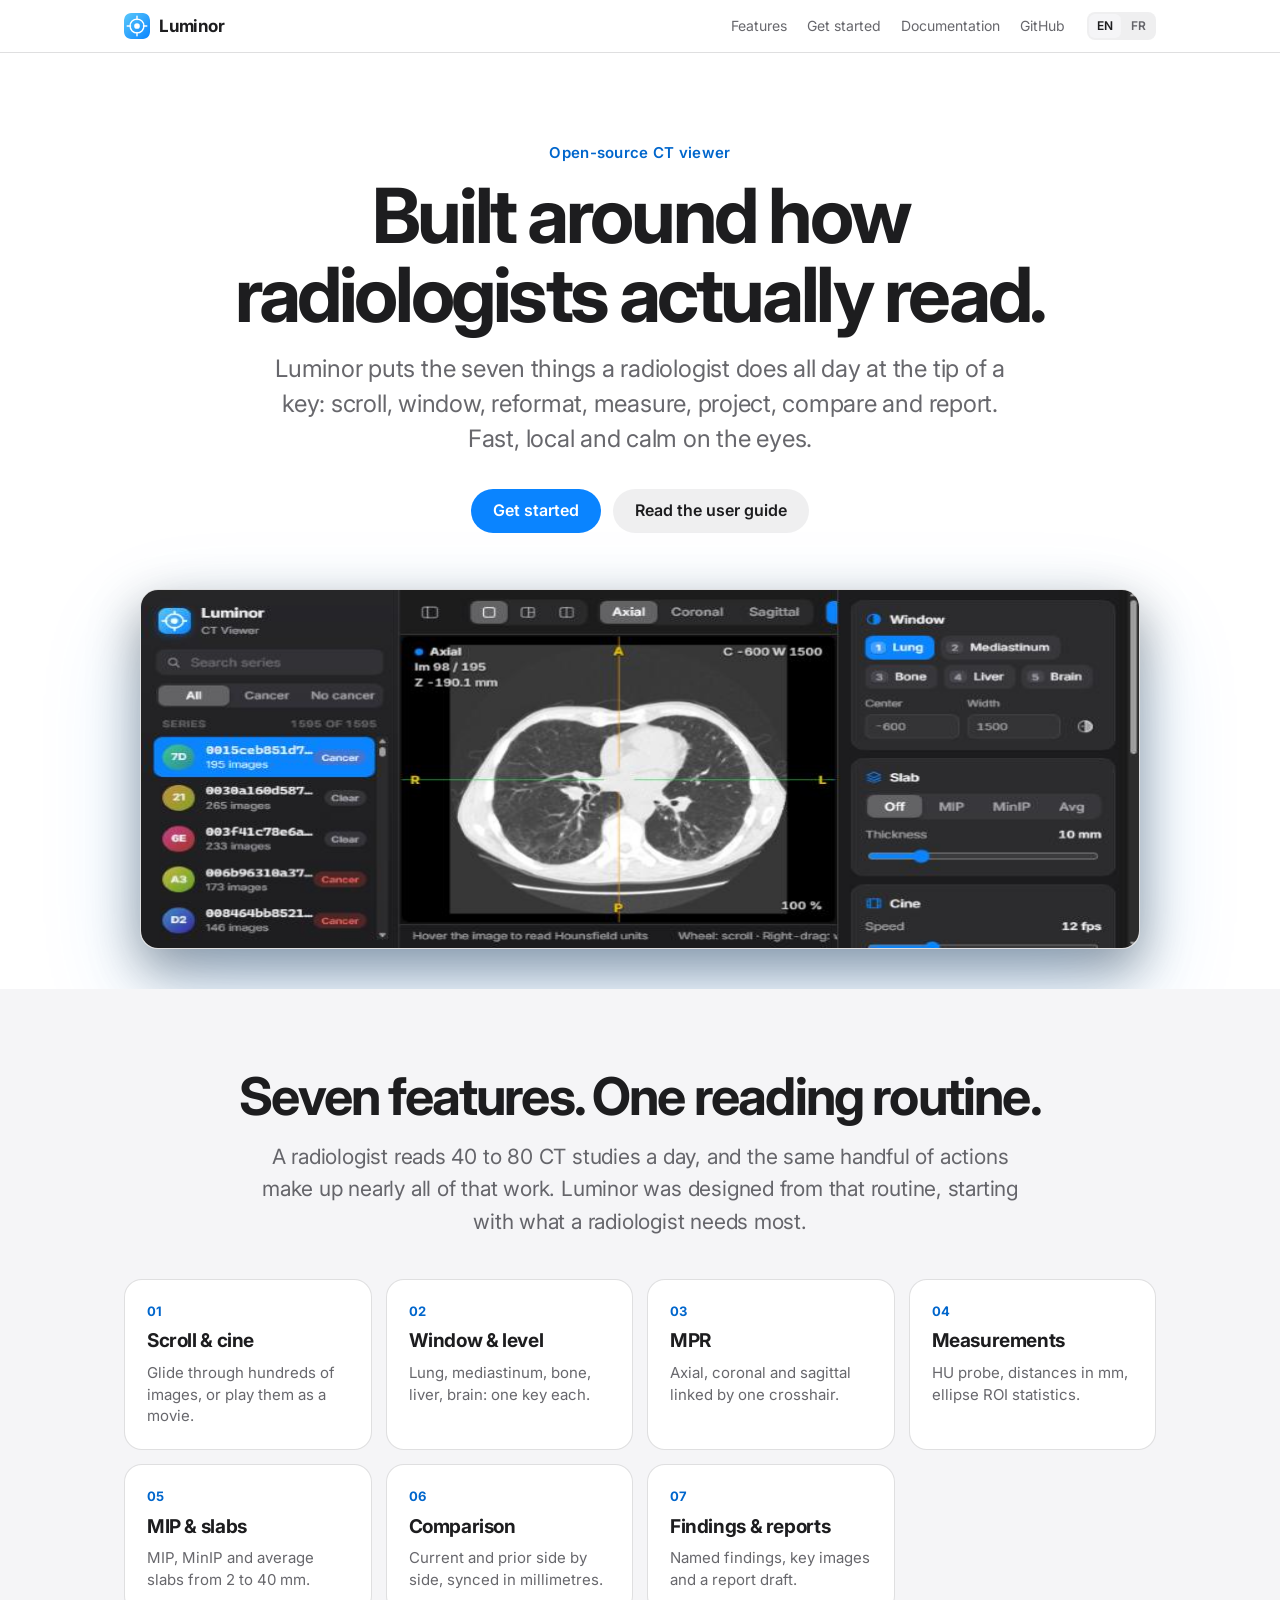
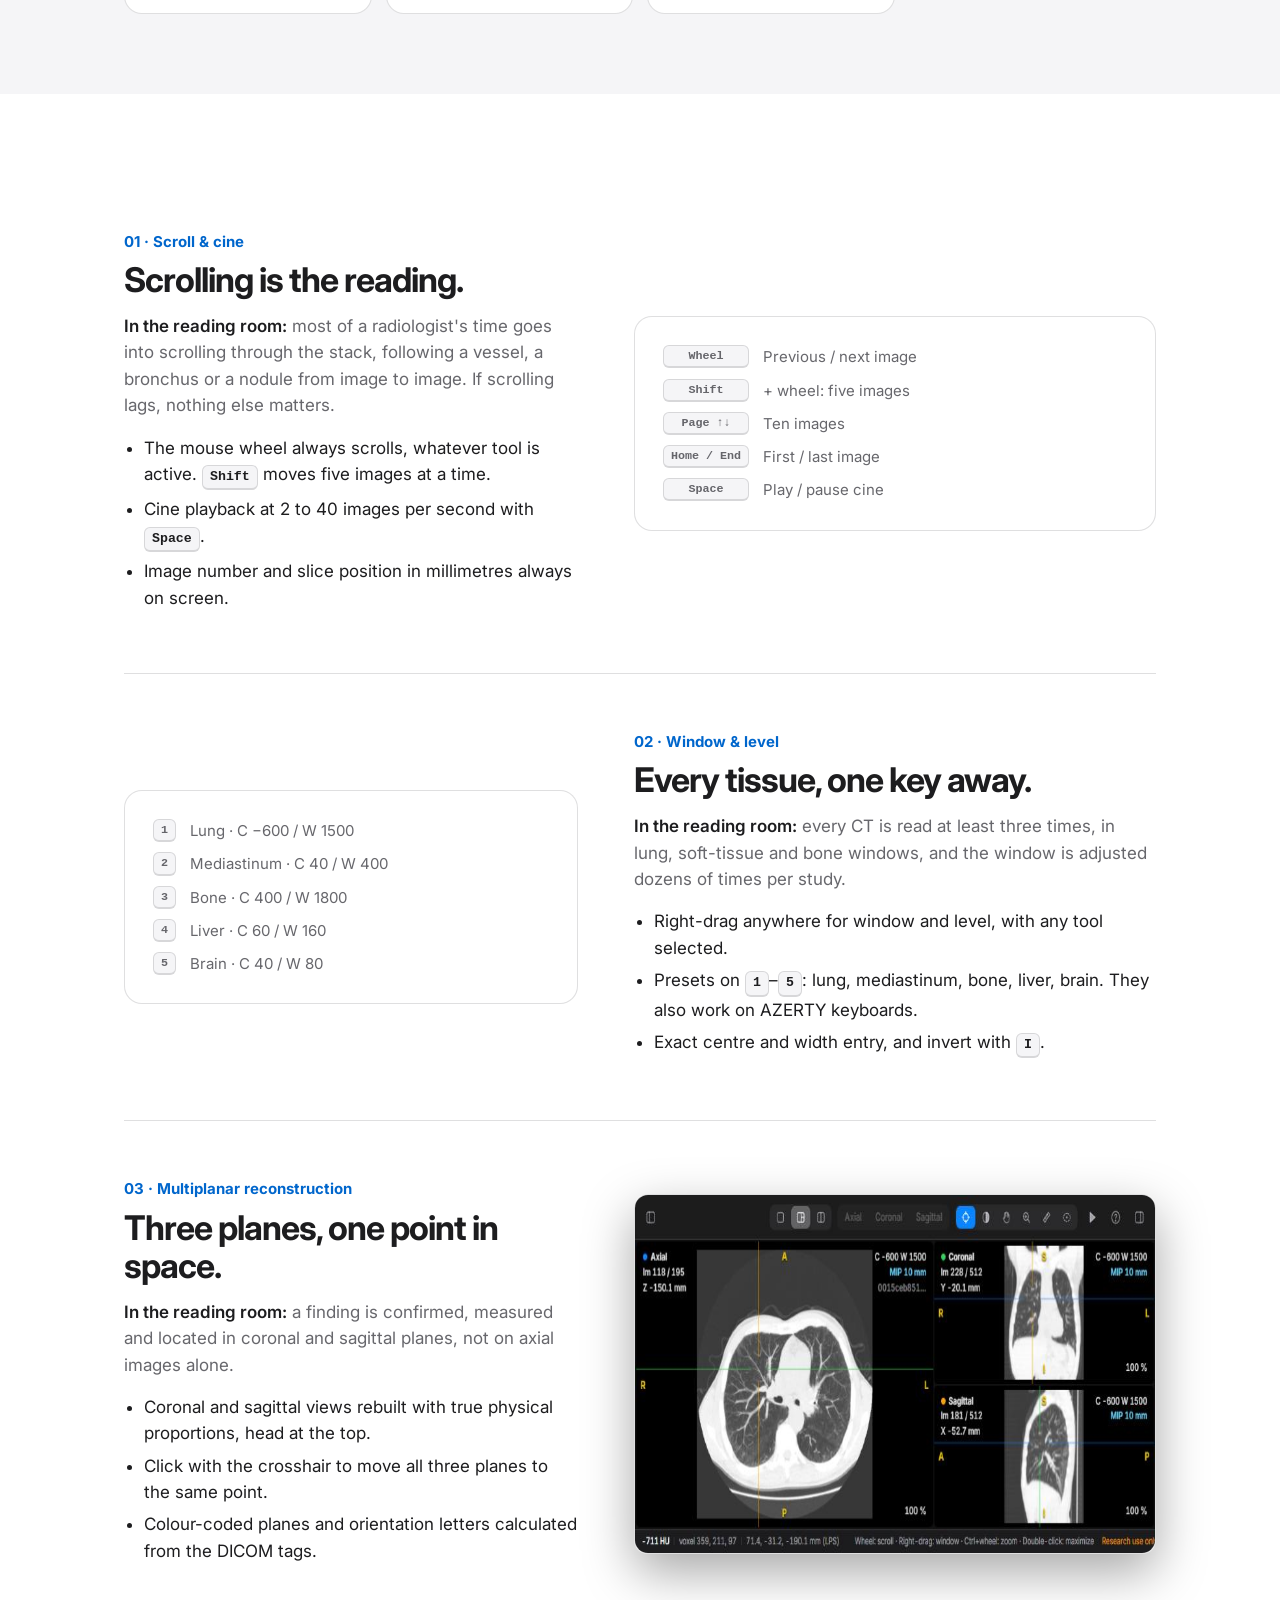
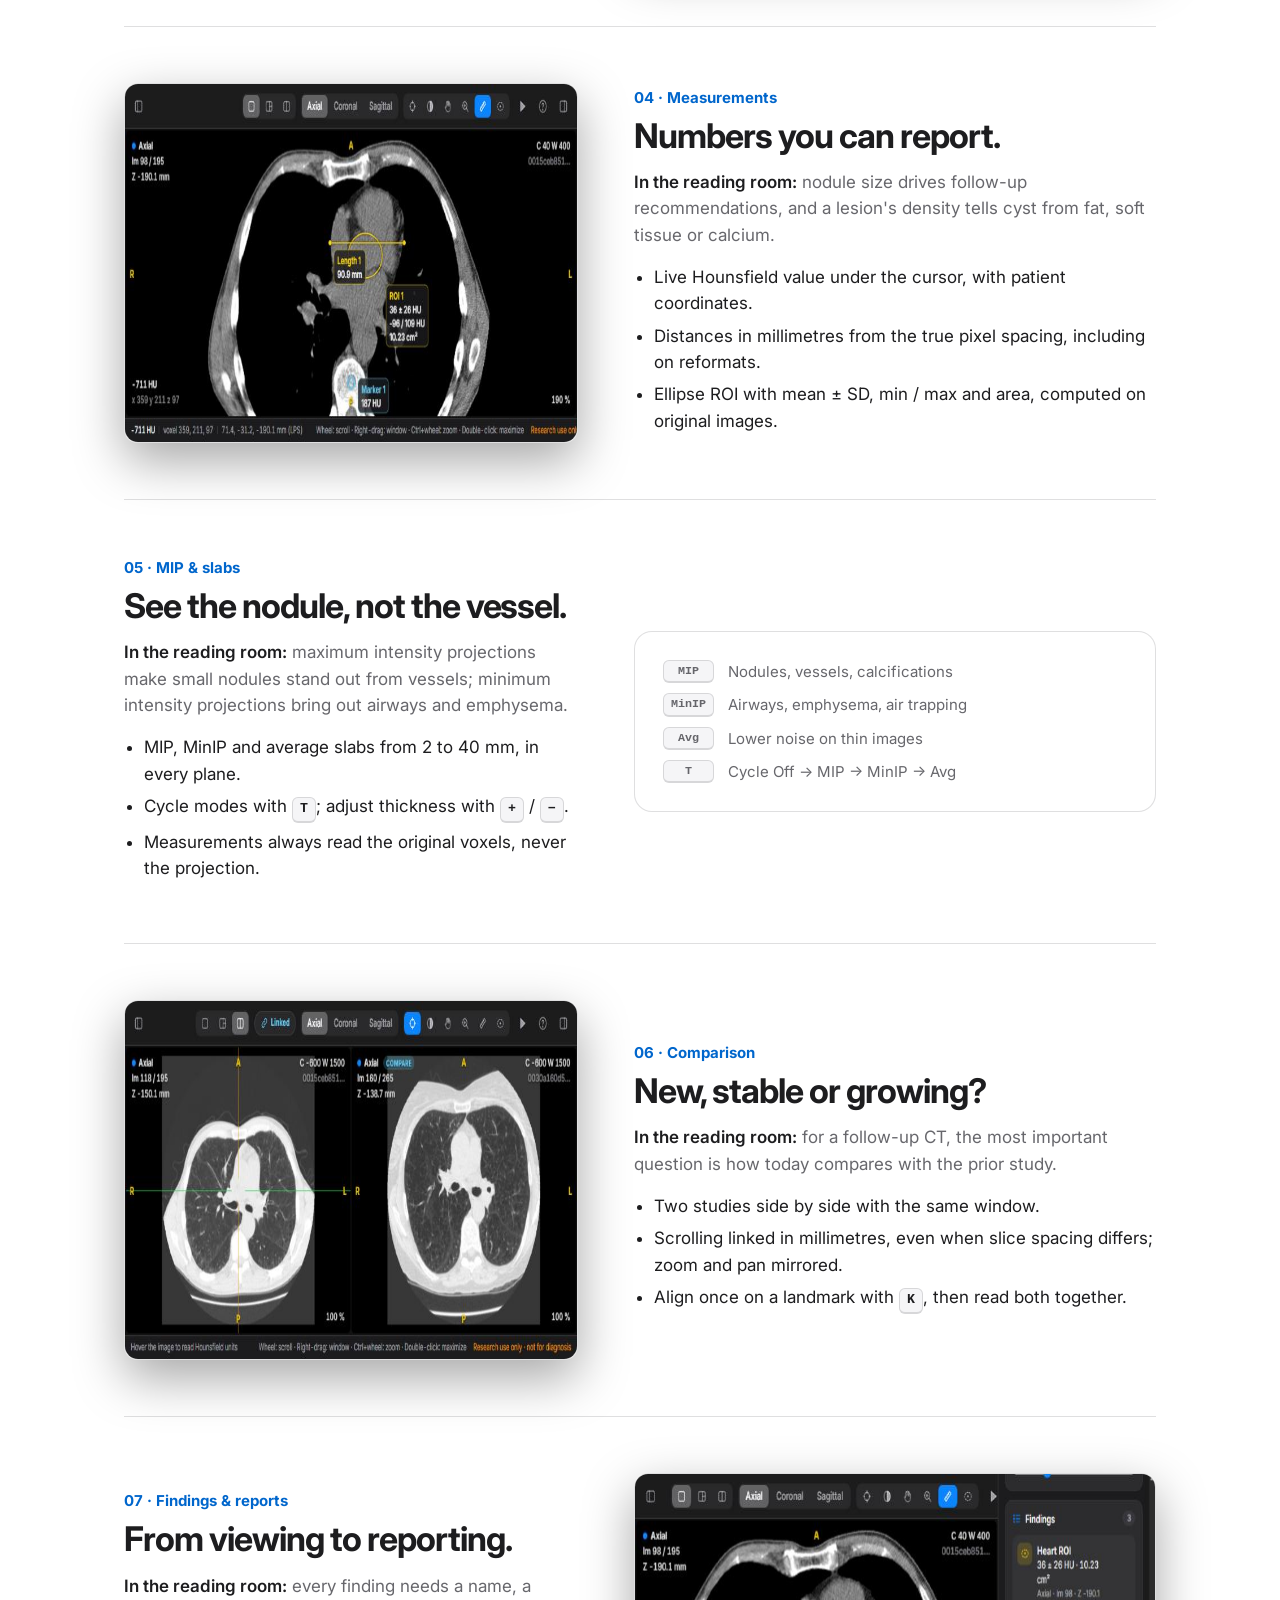
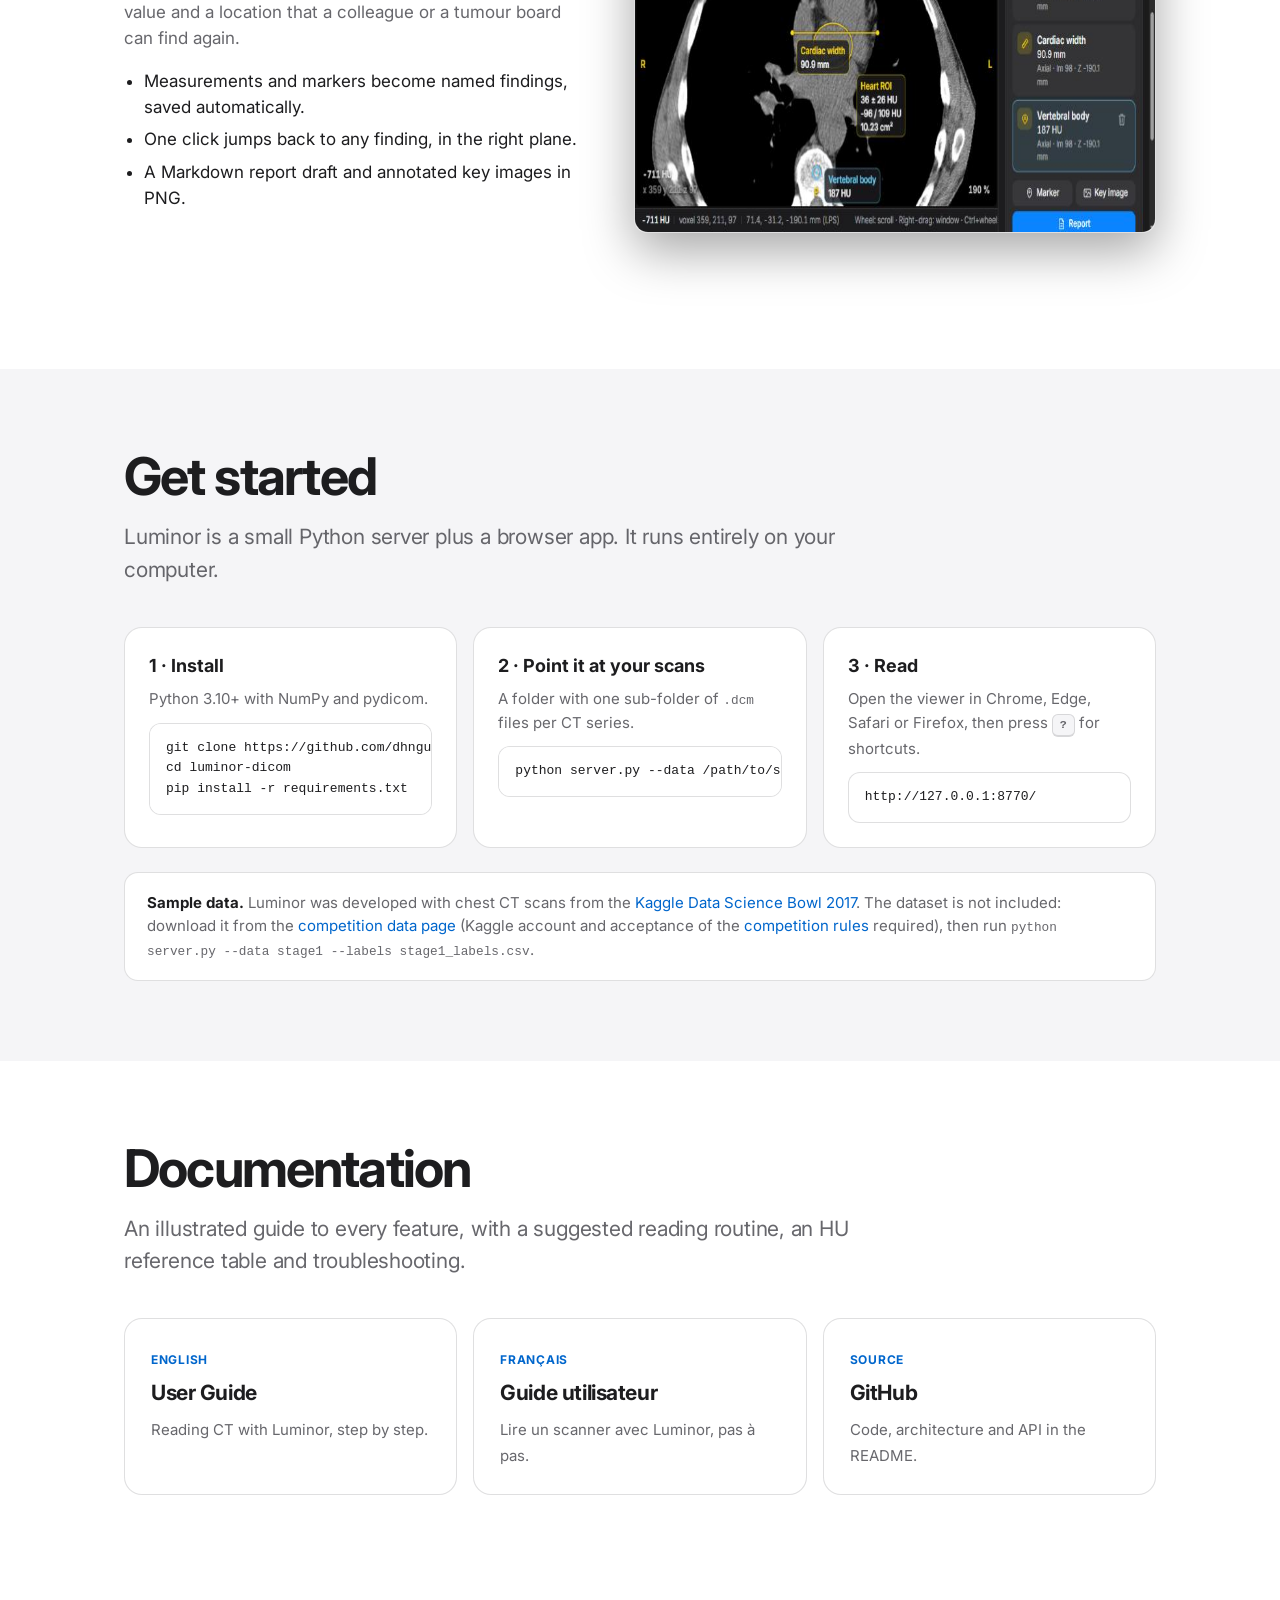
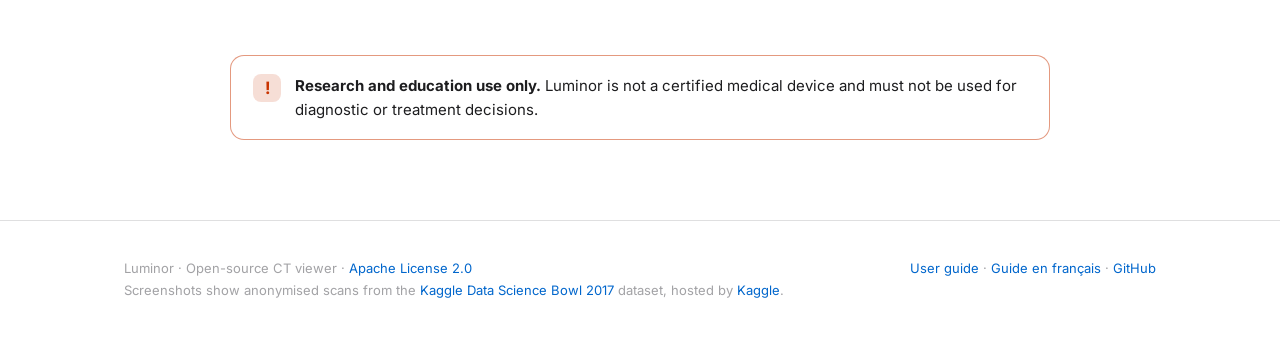
<file: docs/index.html>
<!doctype html>
<html lang="en">
<head>
<meta charset="utf-8">
<meta name="viewport" content="width=device-width, initial-scale=1">
<title>Luminor — CT viewer for the way radiologists read</title>
<meta name="description" content="Luminor is an open-source, local CT viewer built around the seven actions radiologists use most: scrolling, windowing, MPR, measurements, MIP slabs, comparison and reporting.">
<link rel="icon" href="favicon.svg" type="image/svg+xml">
<link rel="alternate" hreflang="fr" href="index-fr.html">
<link rel="preconnect" href="https://fonts.googleapis.com">
<link rel="preconnect" href="https://fonts.gstatic.com" crossorigin>
<link href="https://fonts.googleapis.com/css2?family=Inter:wght@400;500;600;700&display=swap" rel="stylesheet">
<link rel="stylesheet" href="intro.css">
</head>
<body>
<nav class="nav" aria-label="Main">
  <div class="wrap">
    <a class="brand" href="index.html"><img src="favicon.svg" alt="">Luminor</a>
    <div class="links">
      <a href="#features">Features</a>
      <a href="#start">Get started</a>
      <a href="#docs">Documentation</a>
      <a href="https://github.com/dhnguyends/luminor-dicom">GitHub</a>
    </div>
    <div class="lang" aria-label="Language"><a href="index.html" hreflang="en" aria-current="page">EN</a><a href="index-fr.html" hreflang="fr">FR</a></div>
  </div>
</nav>

<header class="hero">
  <div class="wrap">
    <div class="eyebrow">Open-source CT viewer</div>
    <h1>Built around how radiologists actually read.</h1>
    <p class="lede">Luminor puts the seven things a radiologist does all day at the tip of a key: scroll, window, reformat, measure, project, compare and report. Fast, local and calm on the eyes.</p>
    <div class="cta">
      <a class="btn primary" href="#start">Get started</a>
      <a class="btn secondary" href="guide.html">Read the user guide</a>
    </div>
    <figure class="hero-shot">
      <img src="guide-assets/overview.jpg" alt="Luminor showing the series library, an axial chest CT in lung window and the inspector with window presets" width="800" height="360">
    </figure>
  </div>
</header>

<section class="alt" id="features">
  <div class="wrap center">
    <h2>Seven features. One reading routine.</h2>
    <p class="section-lede">A radiologist reads 40 to 80 CT studies a day, and the same handful of actions make up nearly all of that work. Luminor was designed from that routine, starting with what a radiologist needs most.</p>
    <div class="grid7">
      <a class="tile" href="#f1"><span class="n">01</span><b>Scroll &amp; cine</b><span>Glide through hundreds of images, or play them as a movie.</span></a>
      <a class="tile" href="#f2"><span class="n">02</span><b>Window &amp; level</b><span>Lung, mediastinum, bone, liver, brain: one key each.</span></a>
      <a class="tile" href="#f3"><span class="n">03</span><b>MPR</b><span>Axial, coronal and sagittal linked by one crosshair.</span></a>
      <a class="tile" href="#f4"><span class="n">04</span><b>Measurements</b><span>HU probe, distances in mm, ellipse ROI statistics.</span></a>
      <a class="tile" href="#f5"><span class="n">05</span><b>MIP &amp; slabs</b><span>MIP, MinIP and average slabs from 2 to 40 mm.</span></a>
      <a class="tile" href="#f6"><span class="n">06</span><b>Comparison</b><span>Current and prior side by side, synced in millimetres.</span></a>
      <a class="tile" href="#f7"><span class="n">07</span><b>Findings &amp; reports</b><span>Named findings, key images and a report draft.</span></a>
    </div>
  </div>
</section>

<section>
  <div class="wrap">
    <article class="feature" id="f1">
      <div class="text">
        <div class="num">01 · Scroll &amp; cine</div>
        <h3>Scrolling is the reading.</h3>
        <p class="need"><strong>In the reading room:</strong> most of a radiologist's time goes into scrolling through the stack, following a vessel, a bronchus or a nodule from image to image. If scrolling lags, nothing else matters.</p>
        <ul>
          <li>The mouse wheel always scrolls, whatever tool is active. <kbd>Shift</kbd> moves five images at a time.</li>
          <li>Cine playback at 2 to 40 images per second with <kbd>Space</kbd>.</li>
          <li>Image number and slice position in millimetres always on screen.</li>
        </ul>
      </div>
      <div class="card keys">
        <kbd>Wheel</kbd><span>Previous / next image</span>
        <kbd>Shift</kbd><span>+ wheel: five images</span>
        <kbd>Page ↑↓</kbd><span>Ten images</span>
        <kbd>Home / End</kbd><span>First / last image</span>
        <kbd>Space</kbd><span>Play / pause cine</span>
      </div>
    </article>

    <article class="feature flip" id="f2">
      <div class="text">
        <div class="num">02 · Window &amp; level</div>
        <h3>Every tissue, one key away.</h3>
        <p class="need"><strong>In the reading room:</strong> every CT is read at least three times, in lung, soft-tissue and bone windows, and the window is adjusted dozens of times per study.</p>
        <ul>
          <li>Right-drag anywhere for window and level, with any tool selected.</li>
          <li>Presets on <kbd>1</kbd>–<kbd>5</kbd>: lung, mediastinum, bone, liver, brain. They also work on AZERTY keyboards.</li>
          <li>Exact centre and width entry, and invert with <kbd>I</kbd>.</li>
        </ul>
      </div>
      <div class="card keys">
        <kbd>1</kbd><span>Lung · C −600 / W 1500</span>
        <kbd>2</kbd><span>Mediastinum · C 40 / W 400</span>
        <kbd>3</kbd><span>Bone · C 400 / W 1800</span>
        <kbd>4</kbd><span>Liver · C 60 / W 160</span>
        <kbd>5</kbd><span>Brain · C 40 / W 80</span>
      </div>
    </article>

    <article class="feature" id="f3">
      <div class="text">
        <div class="num">03 · Multiplanar reconstruction</div>
        <h3>Three planes, one point in space.</h3>
        <p class="need"><strong>In the reading room:</strong> a finding is confirmed, measured and located in coronal and sagittal planes, not on axial images alone.</p>
        <ul>
          <li>Coronal and sagittal views rebuilt with true physical proportions, head at the top.</li>
          <li>Click with the crosshair to move all three planes to the same point.</li>
          <li>Colour-coded planes and orientation letters calculated from the DICOM tags.</li>
        </ul>
      </div>
      <img src="guide-assets/mpr.jpg" alt="MPR layout with axial, coronal and sagittal panes and a coloured crosshair" width="800" height="360" loading="lazy">
    </article>

    <article class="feature flip" id="f4">
      <div class="text">
        <div class="num">04 · Measurements</div>
        <h3>Numbers you can report.</h3>
        <p class="need"><strong>In the reading room:</strong> nodule size drives follow-up recommendations, and a lesion's density tells cyst from fat, soft tissue or calcium.</p>
        <ul>
          <li>Live Hounsfield value under the cursor, with patient coordinates.</li>
          <li>Distances in millimetres from the true pixel spacing, including on reformats.</li>
          <li>Ellipse ROI with mean ± SD, min / max and area, computed on original images.</li>
        </ul>
      </div>
      <img src="guide-assets/measurements.jpg" alt="Length across the heart, an ellipse ROI with HU statistics and a marker on a vertebral body" width="800" height="360" loading="lazy">
    </article>

    <article class="feature" id="f5">
      <div class="text">
        <div class="num">05 · MIP &amp; slabs</div>
        <h3>See the nodule, not the vessel.</h3>
        <p class="need"><strong>In the reading room:</strong> maximum intensity projections make small nodules stand out from vessels; minimum intensity projections bring out airways and emphysema.</p>
        <ul>
          <li>MIP, MinIP and average slabs from 2 to 40 mm, in every plane.</li>
          <li>Cycle modes with <kbd>T</kbd>; adjust thickness with <kbd>+</kbd> / <kbd>−</kbd>.</li>
          <li>Measurements always read the original voxels, never the projection.</li>
        </ul>
      </div>
      <div class="card keys">
        <kbd>MIP</kbd><span>Nodules, vessels, calcifications</span>
        <kbd>MinIP</kbd><span>Airways, emphysema, air trapping</span>
        <kbd>Avg</kbd><span>Lower noise on thin images</span>
        <kbd>T</kbd><span>Cycle Off → MIP → MinIP → Avg</span>
      </div>
    </article>

    <article class="feature flip" id="f6">
      <div class="text">
        <div class="num">06 · Comparison</div>
        <h3>New, stable or growing?</h3>
        <p class="need"><strong>In the reading room:</strong> for a follow-up CT, the most important question is how today compares with the prior study.</p>
        <ul>
          <li>Two studies side by side with the same window.</li>
          <li>Scrolling linked in millimetres, even when slice spacing differs; zoom and pan mirrored.</li>
          <li>Align once on a landmark with <kbd>K</kbd>, then read both together.</li>
        </ul>
      </div>
      <img src="guide-assets/compare.jpg" alt="Two axial chest CT studies side by side in compare layout" width="800" height="360" loading="lazy">
    </article>

    <article class="feature" id="f7">
      <div class="text">
        <div class="num">07 · Findings &amp; reports</div>
        <h3>From viewing to reporting.</h3>
        <p class="need"><strong>In the reading room:</strong> every finding needs a name, a value and a location that a colleague or a tumour board can find again.</p>
        <ul>
          <li>Measurements and markers become named findings, saved automatically.</li>
          <li>One click jumps back to any finding, in the right plane.</li>
          <li>A Markdown report draft and annotated key images in PNG.</li>
        </ul>
      </div>
      <img src="guide-assets/findings.jpg" alt="Findings list with a heart ROI, a cardiac width and a vertebral body marker" width="800" height="360" loading="lazy">
    </article>
  </div>
</section>

<section class="alt" id="start">
  <div class="wrap">
    <h2>Get started</h2>
    <p class="section-lede">Luminor is a small Python server plus a browser app. It runs entirely on your computer.</p>
    <div class="steps3">
      <div class="step">
        <b>1 · Install</b>
        <p>Python 3.10+ with NumPy and pydicom.</p>
<pre>git clone https://github.com/dhnguyends/luminor-dicom.git
cd luminor-dicom
pip install -r requirements.txt</pre>
      </div>
      <div class="step">
        <b>2 · Point it at your scans</b>
        <p>A folder with one sub-folder of <code>.dcm</code> files per CT series.</p>
<pre>python server.py --data /path/to/series</pre>
      </div>
      <div class="step">
        <b>3 · Read</b>
        <p>Open the viewer in Chrome, Edge, Safari or Firefox, then press <kbd>?</kbd> for shortcuts.</p>
<pre>http://127.0.0.1:8770/</pre>
      </div>
    </div>
    <p class="data-note"><strong>Sample data.</strong> Luminor was developed with chest CT scans from the <a href="https://www.kaggle.com/c/data-science-bowl-2017">Kaggle Data Science Bowl 2017</a>. The dataset is not included: download it from the <a href="https://www.kaggle.com/c/data-science-bowl-2017/data">competition data page</a> (Kaggle account and acceptance of the <a href="https://www.kaggle.com/c/data-science-bowl-2017/rules">competition rules</a> required), then run <code>python server.py --data stage1 --labels stage1_labels.csv</code>.</p>
  </div>
</section>

<section id="docs">
  <div class="wrap">
    <h2>Documentation</h2>
    <p class="section-lede">An illustrated guide to every feature, with a suggested reading routine, an HU reference table and troubleshooting.</p>
    <div class="docs">
      <a class="doc" href="guide.html"><span class="tag">English</span><b>User Guide</b><span>Reading CT with Luminor, step by step.</span></a>
      <a class="doc" href="guide-fr.html" hreflang="fr" lang="fr"><span class="tag">Français</span><b>Guide utilisateur</b><span>Lire un scanner avec Luminor, pas à pas.</span></a>
      <a class="doc" href="https://github.com/dhnguyends/luminor-dicom"><span class="tag">Source</span><b>GitHub</b><span>Code, architecture and API in the README.</span></a>
    </div>
  </div>
</section>

<section class="center">
  <div class="wrap">
    <div class="notice" role="note"><span class="ic">!</span><p><strong>Research and education use only.</strong> Luminor is not a certified medical device and must not be used for diagnostic or treatment decisions.</p></div>
  </div>
</section>

<footer class="site">
  <div class="wrap">
    <span>Luminor · Open-source CT viewer · <a href="https://github.com/dhnguyends/luminor-dicom/blob/main/LICENSE">Apache License 2.0</a><br>Screenshots show anonymised scans from the <a href="https://www.kaggle.com/c/data-science-bowl-2017">Kaggle Data Science Bowl 2017</a> dataset, hosted by <a href="https://www.kaggle.com/">Kaggle</a>.</span>
    <span><a href="guide.html">User guide</a> · <a href="guide-fr.html" hreflang="fr">Guide en français</a> · <a href="https://github.com/dhnguyends/luminor-dicom">GitHub</a></span>
  </div>
</footer>
</body>
</html>
</file>
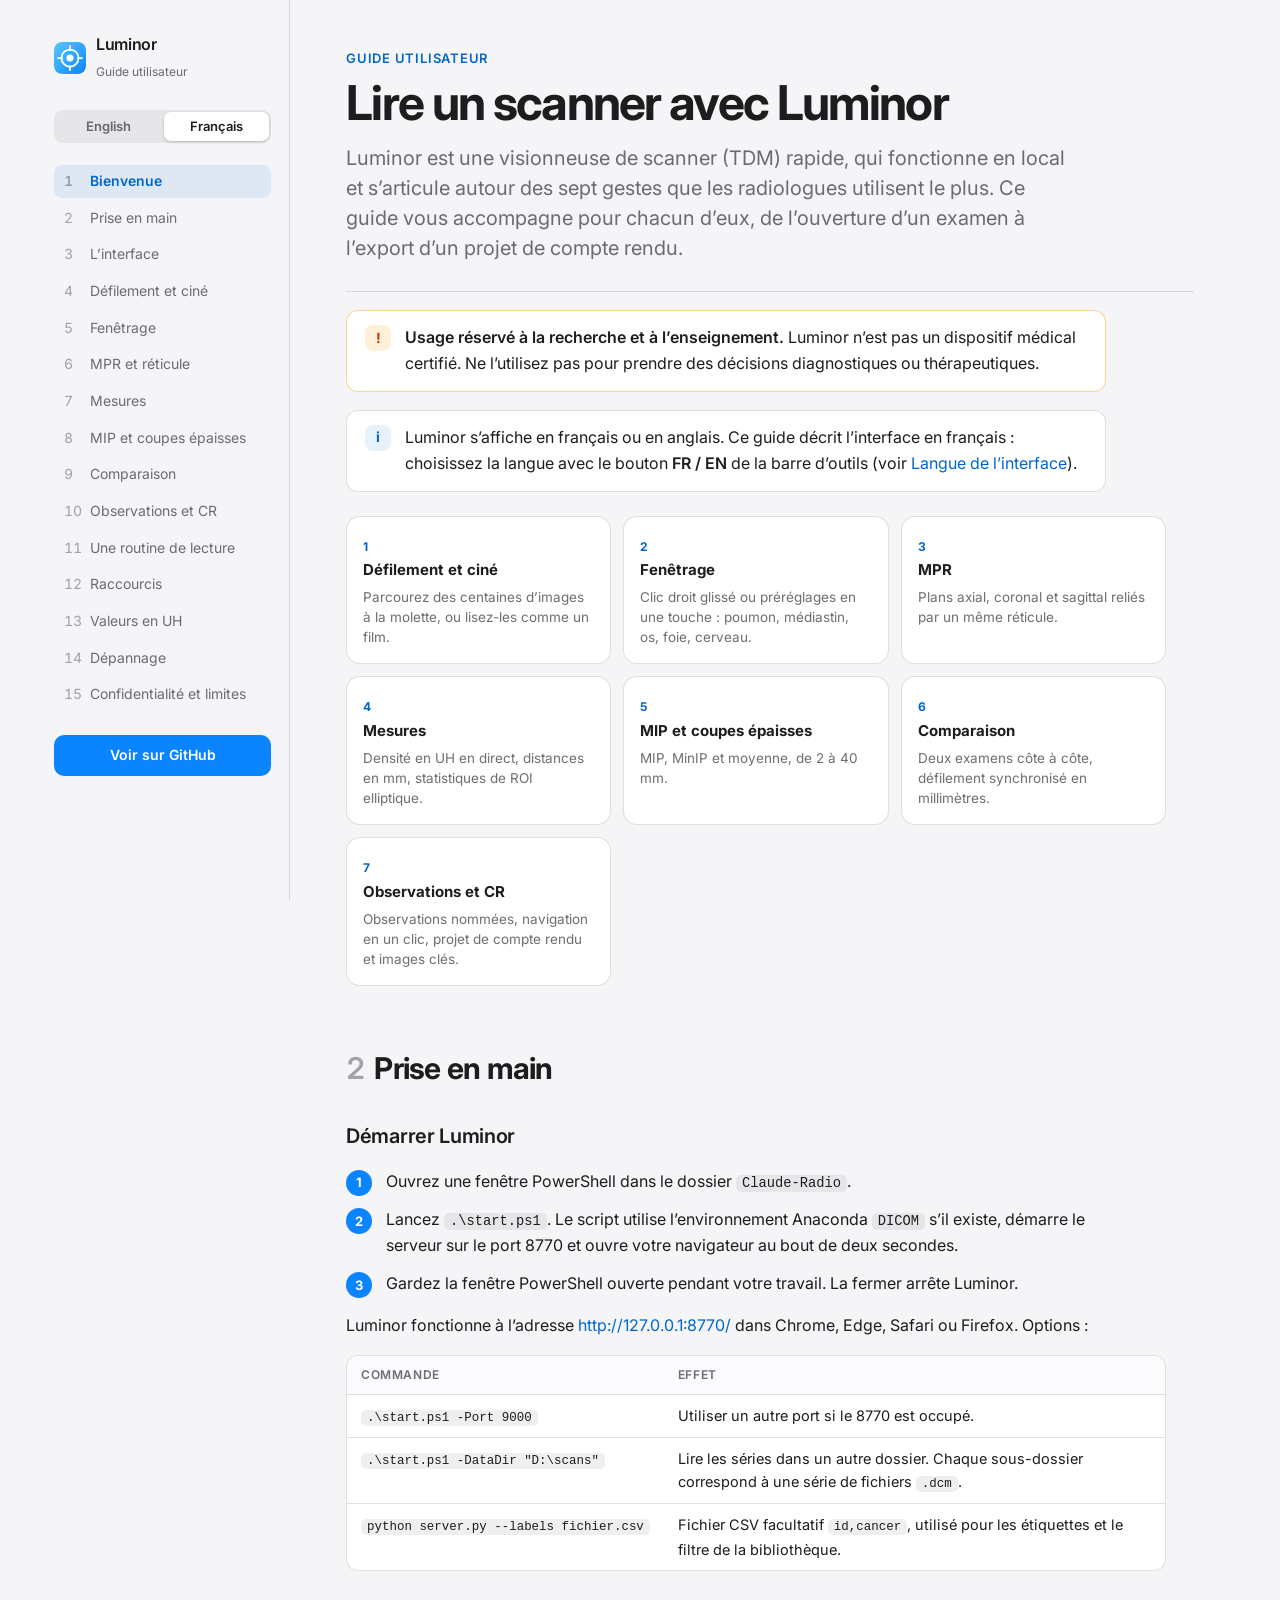
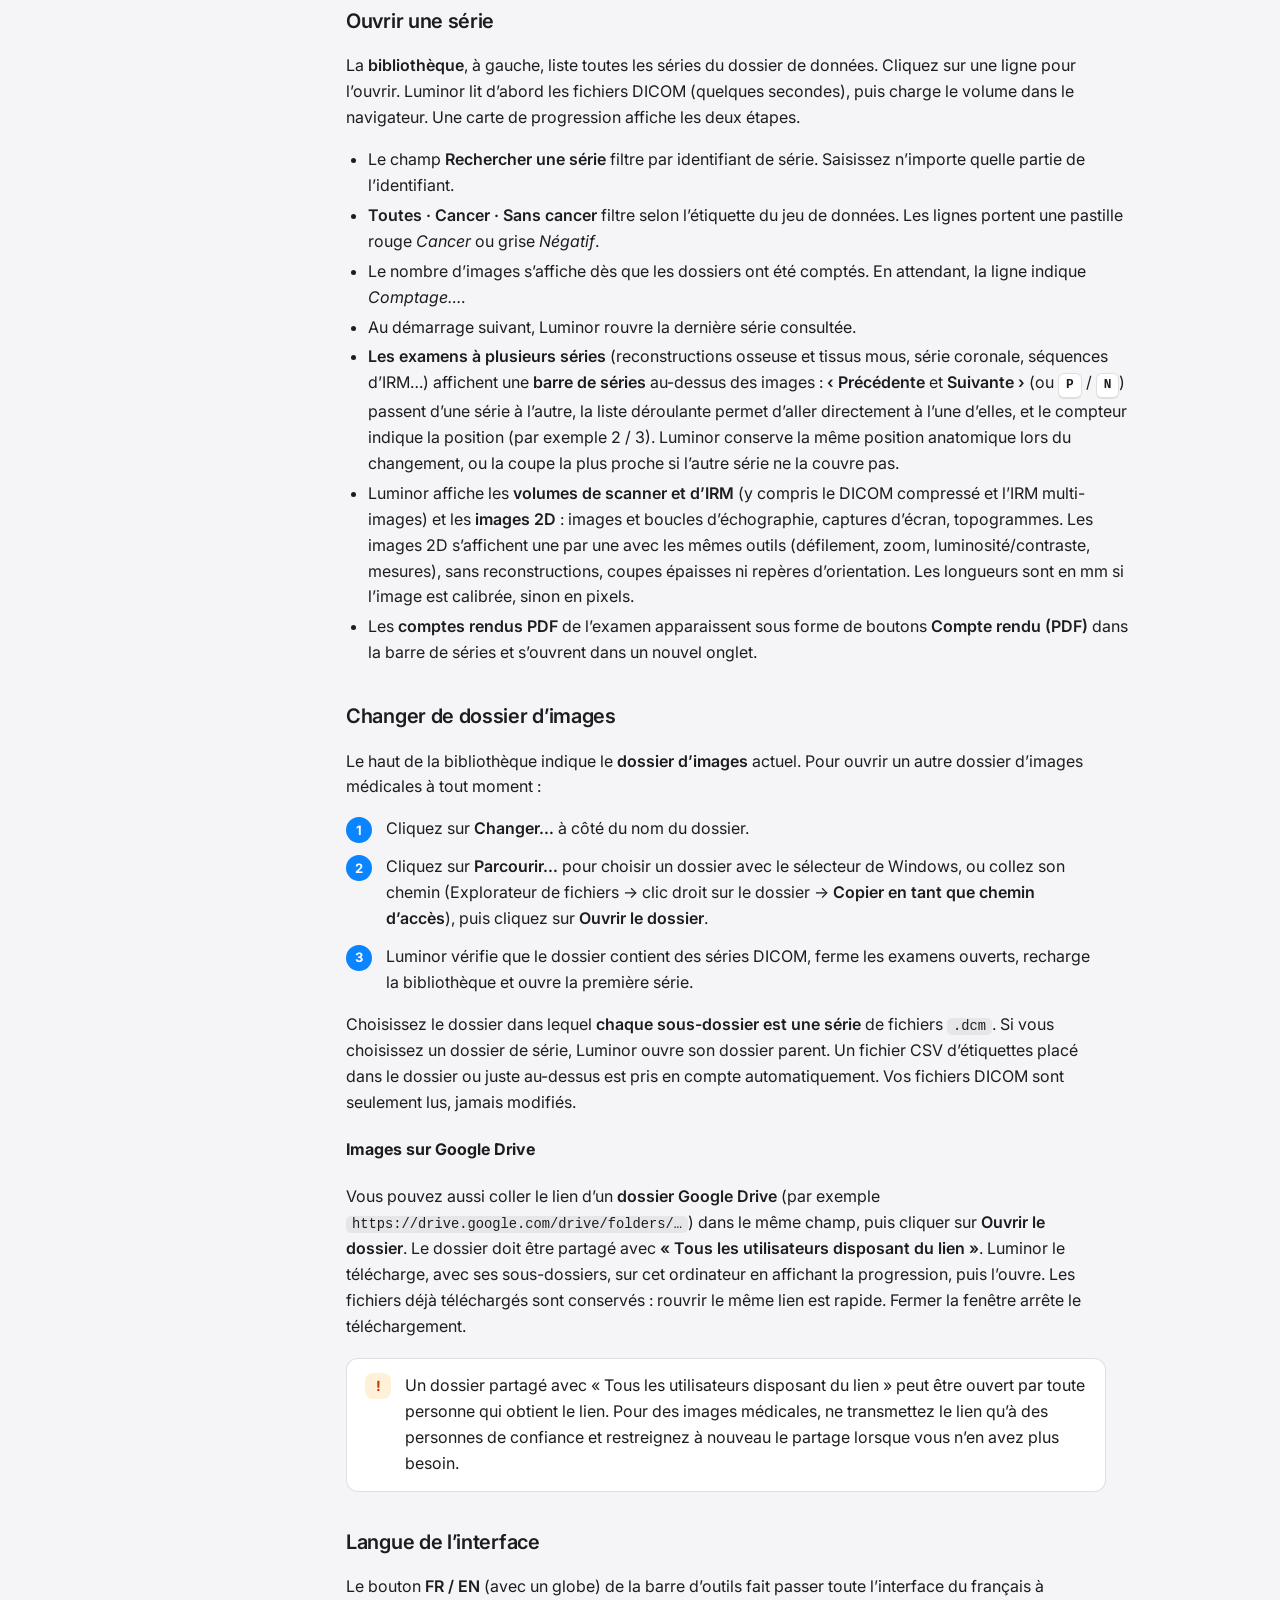
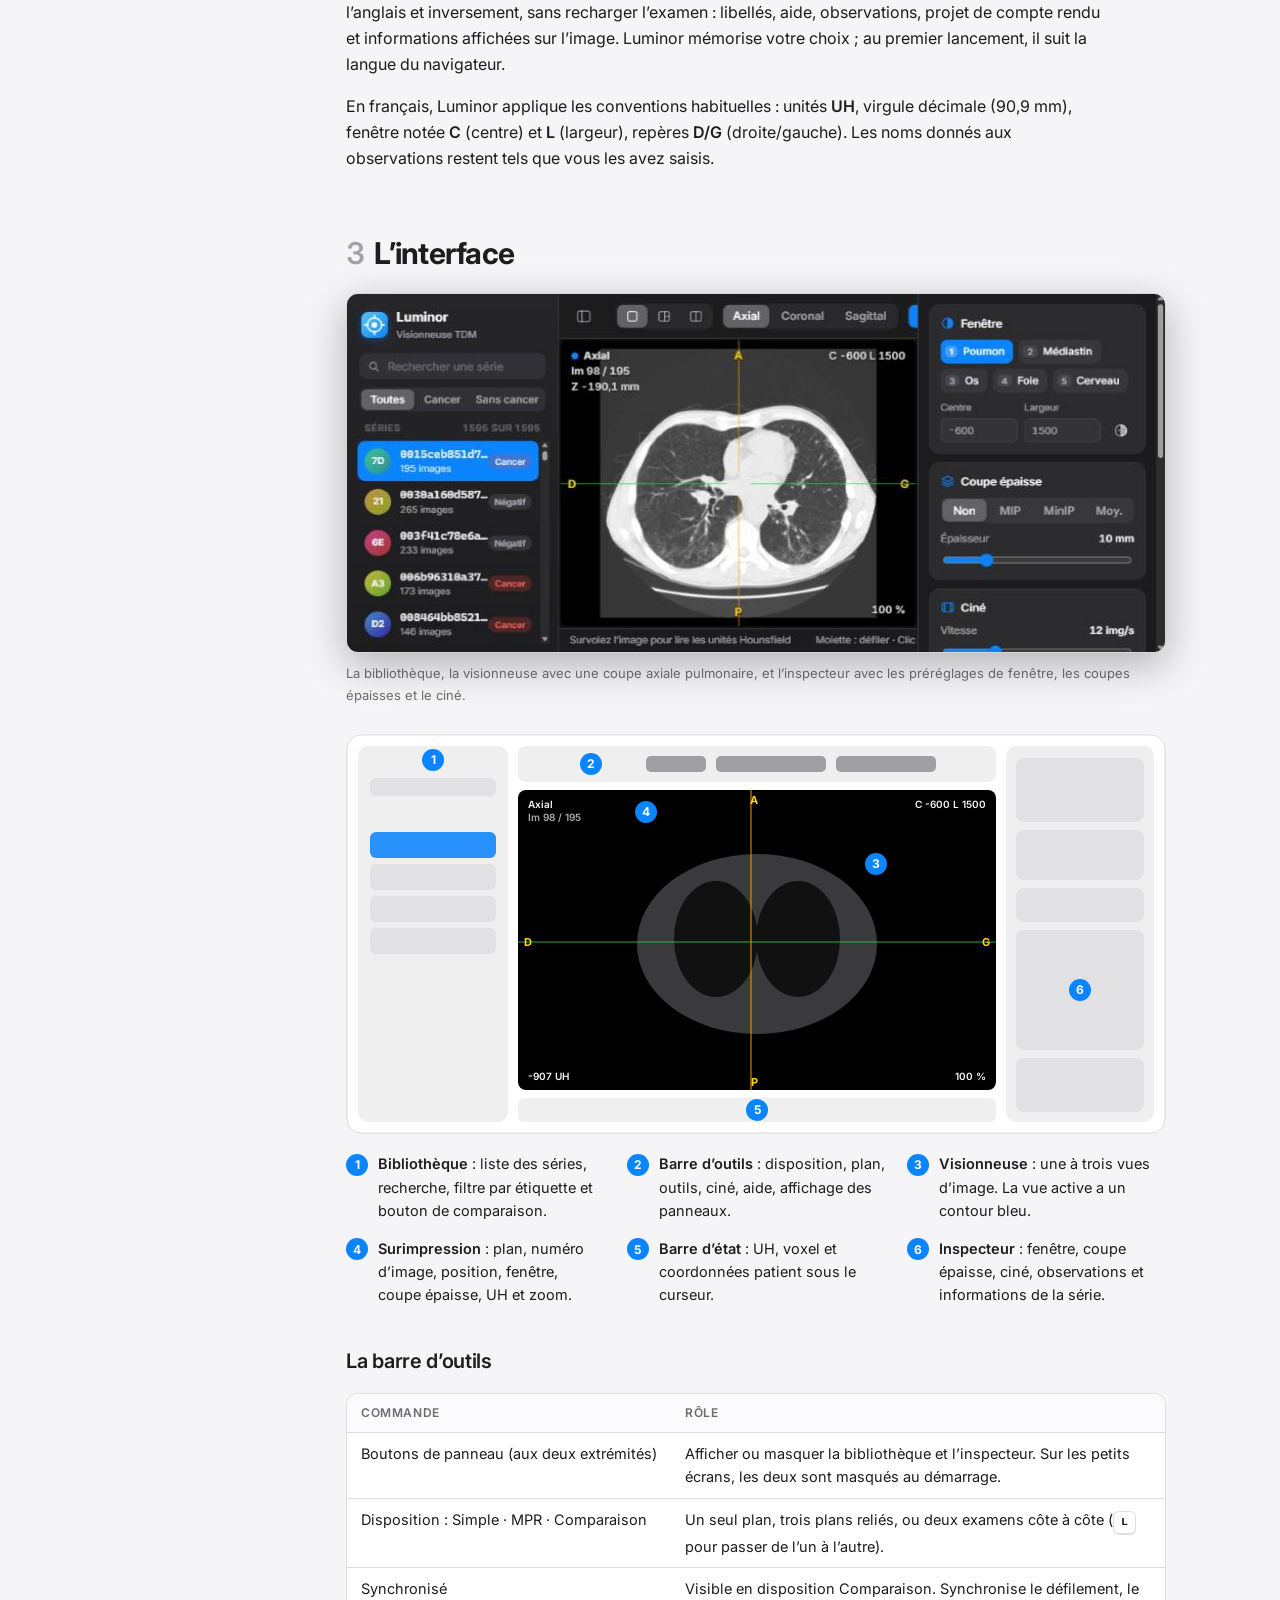
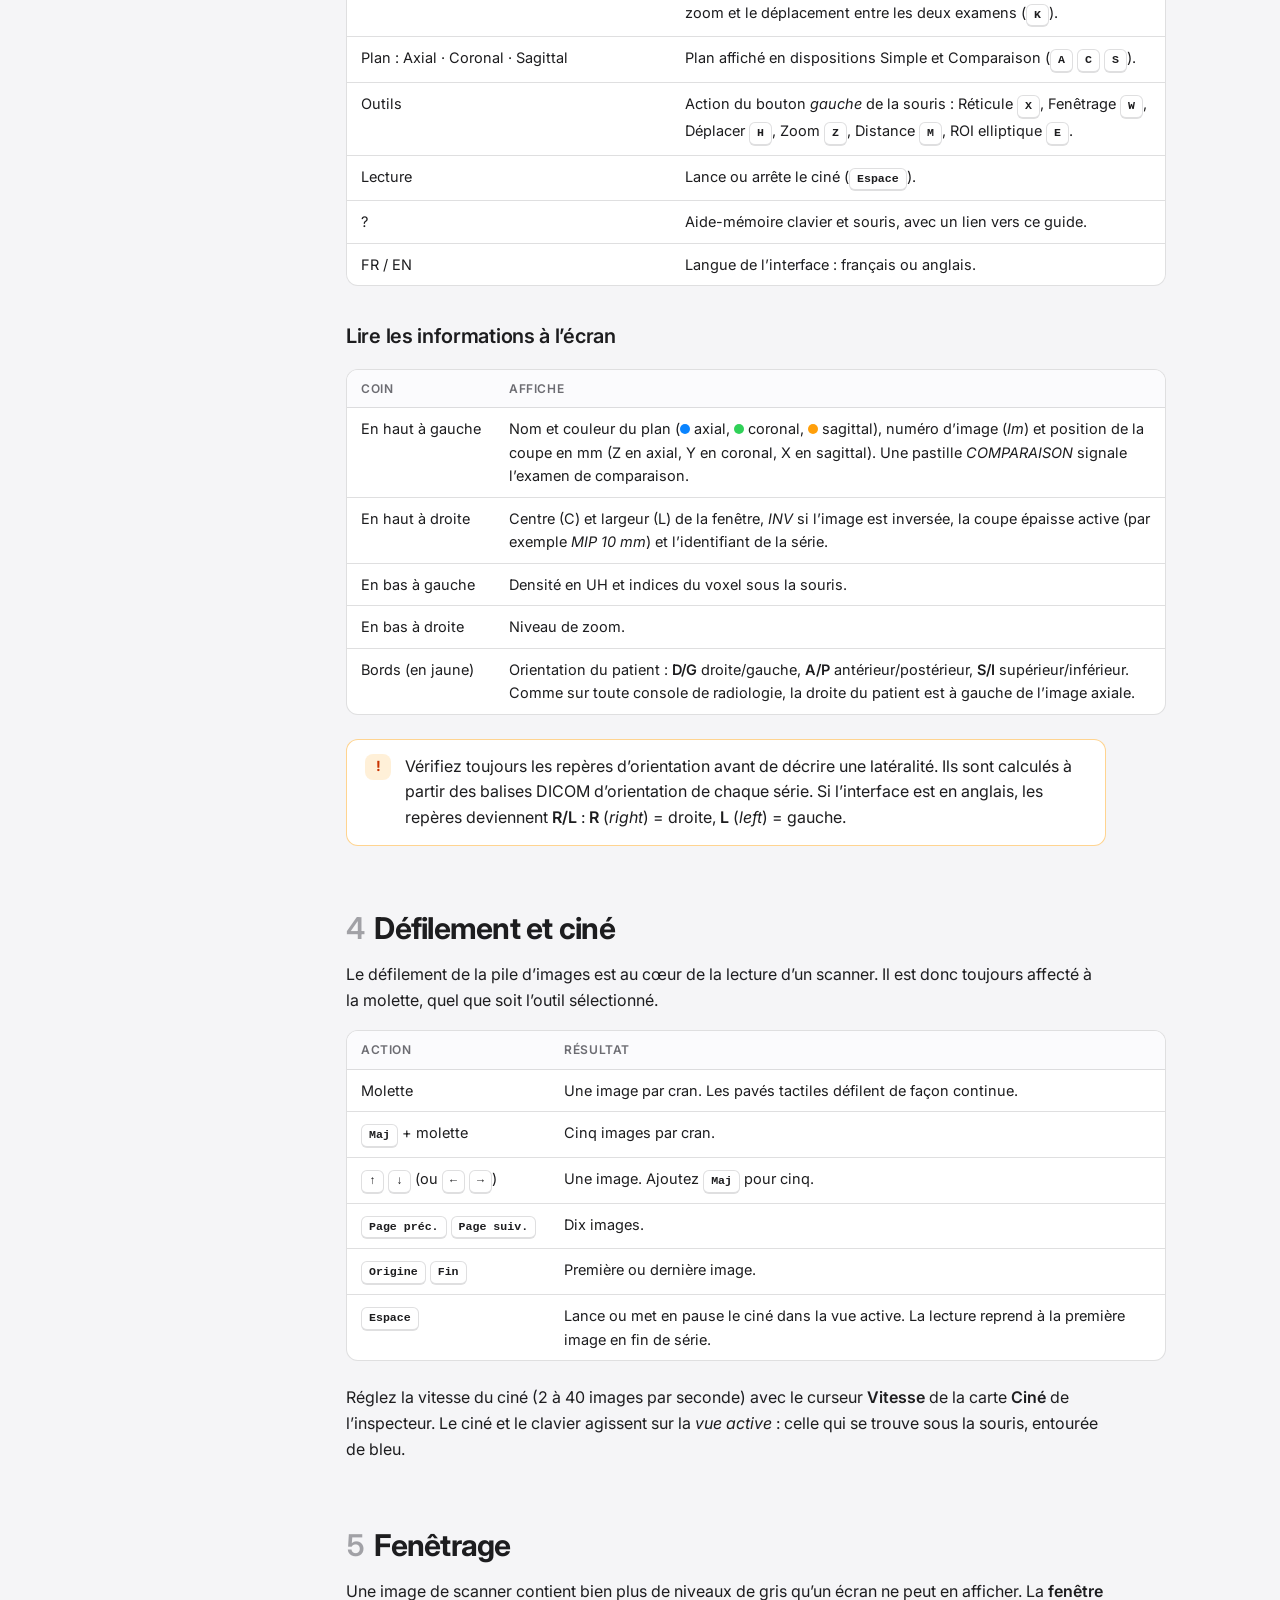
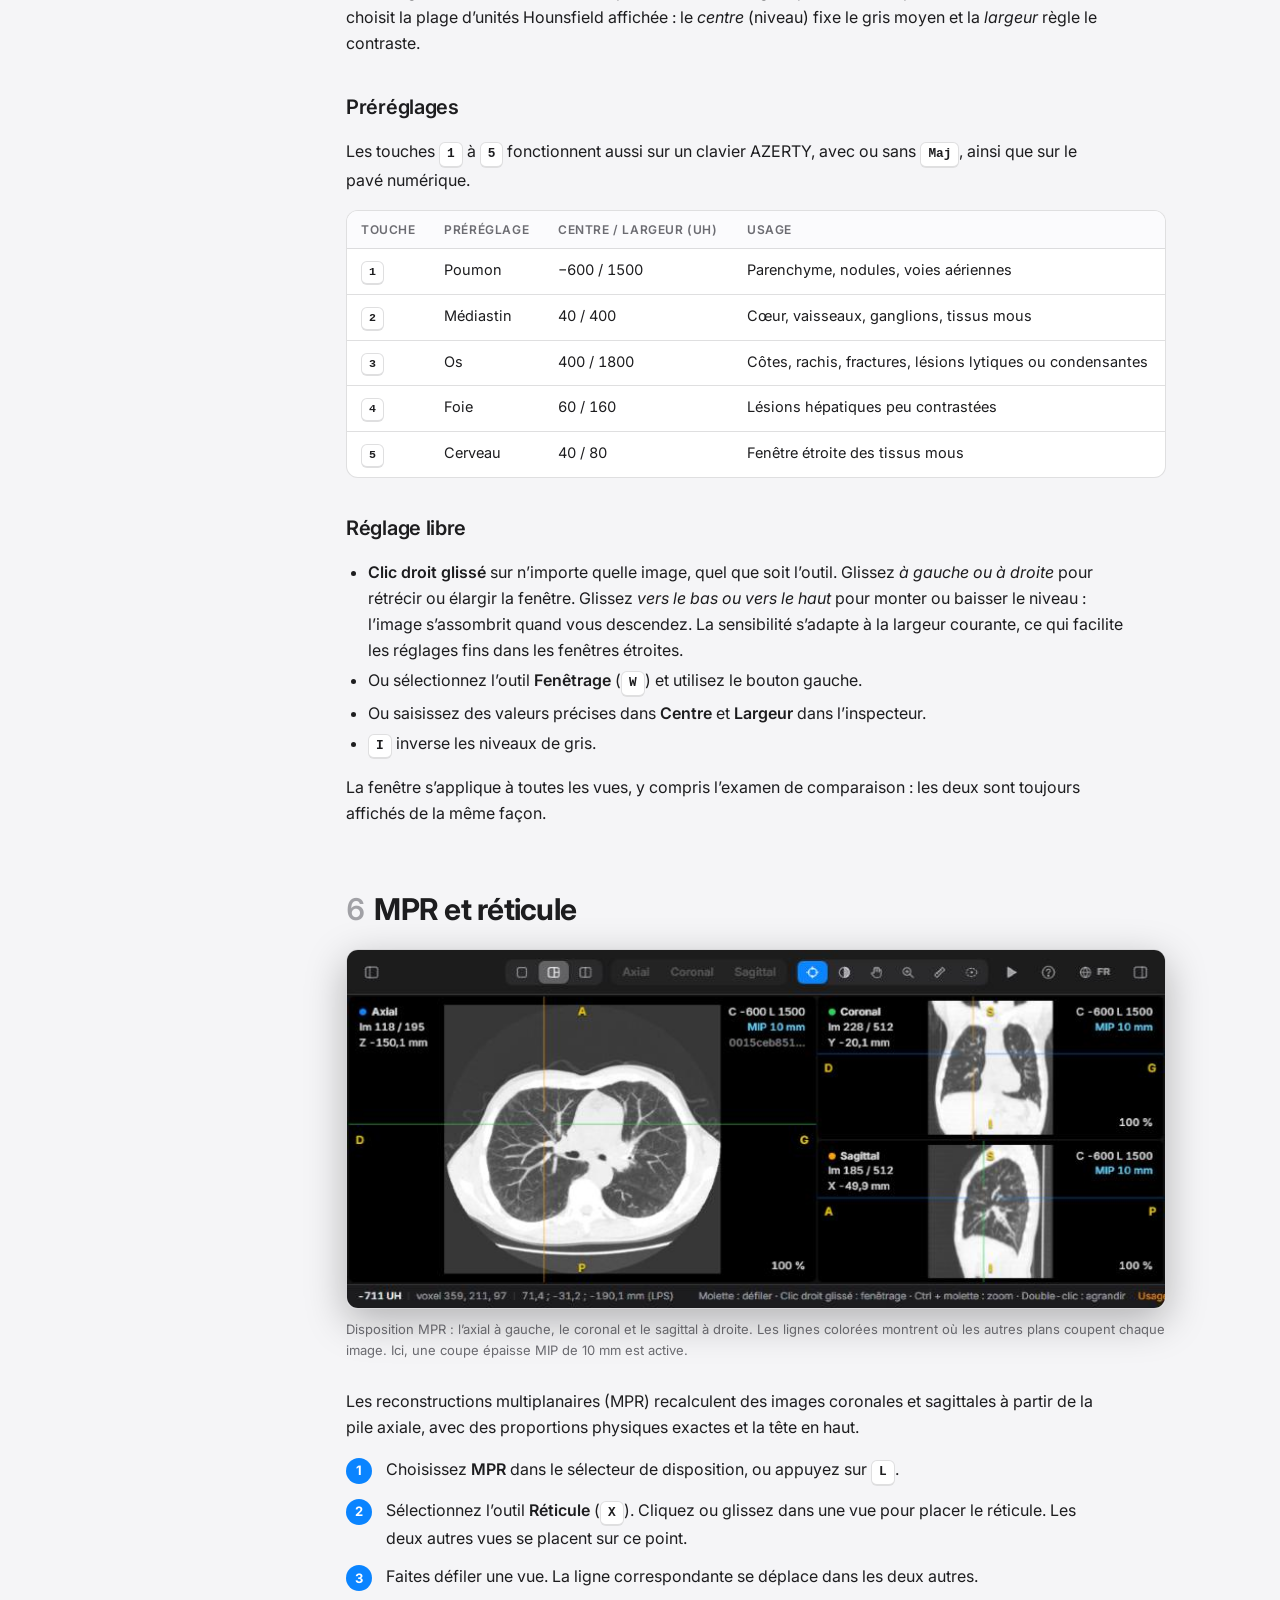
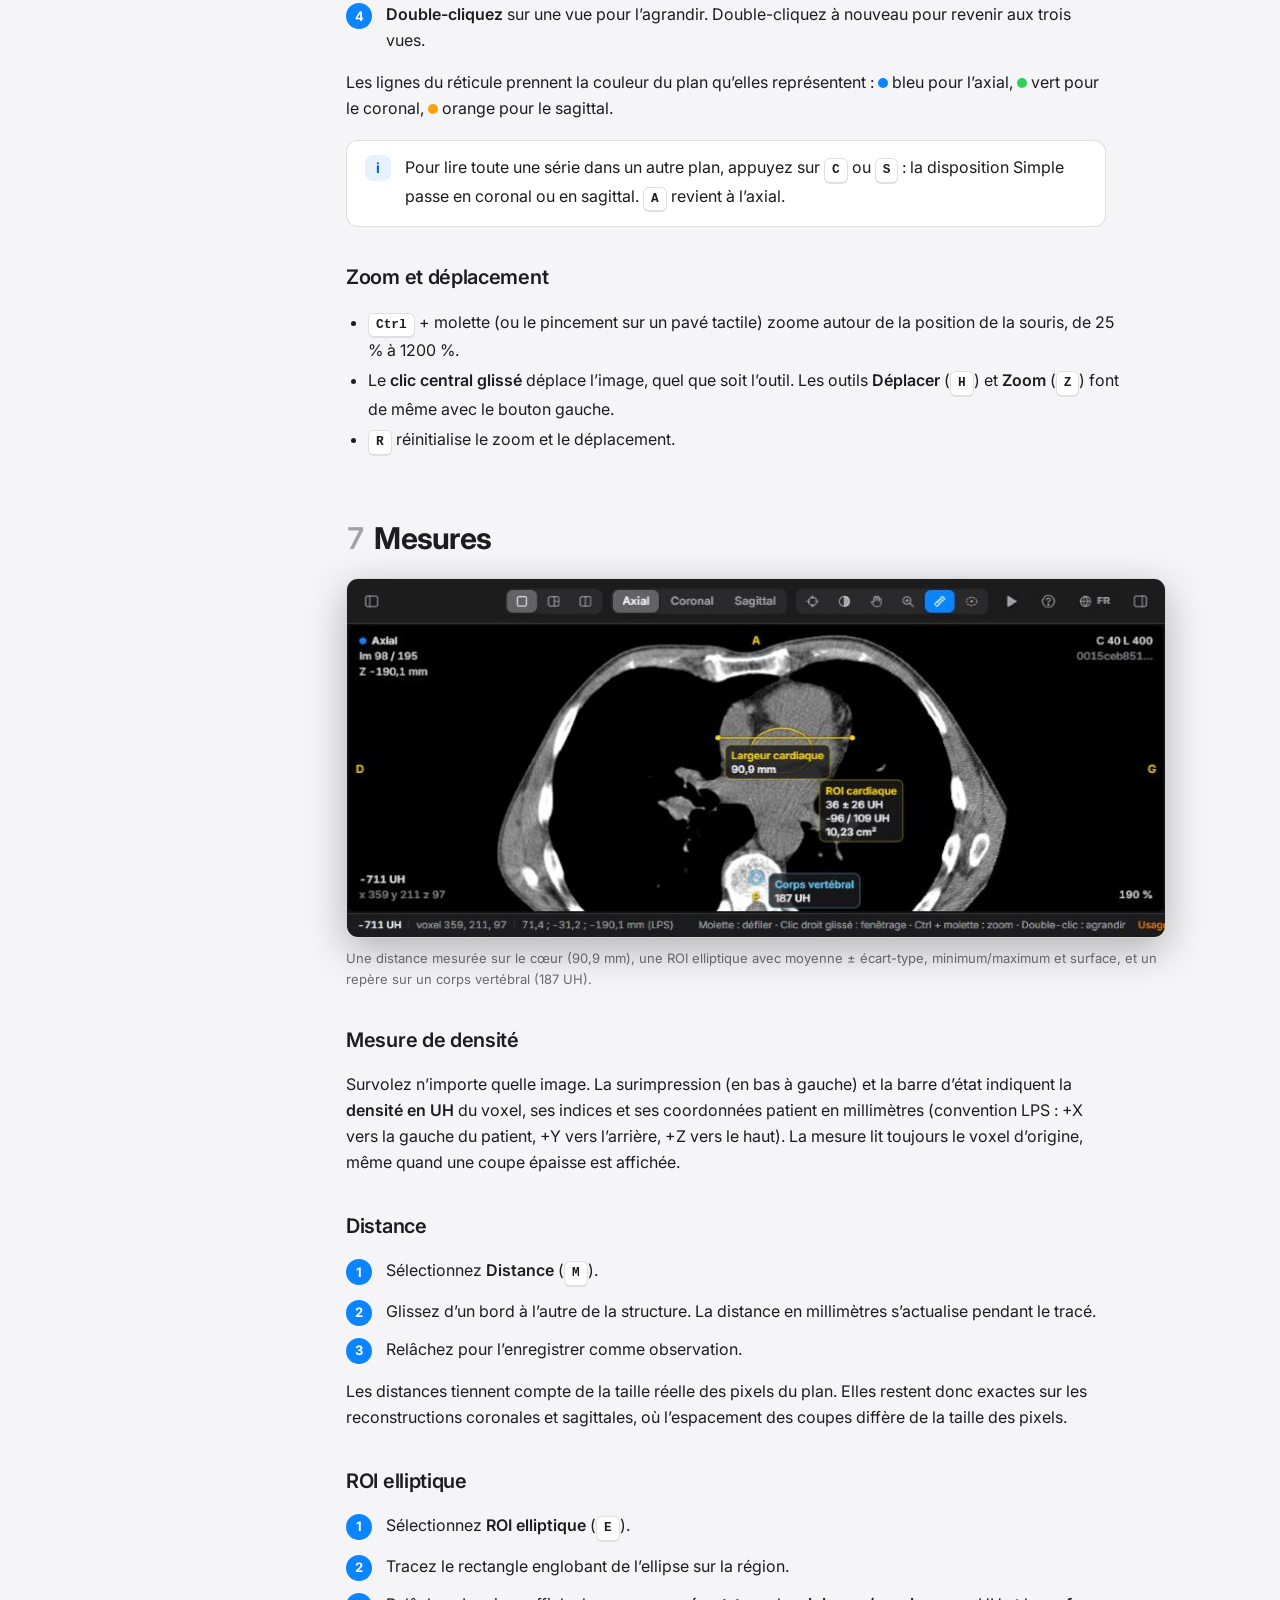
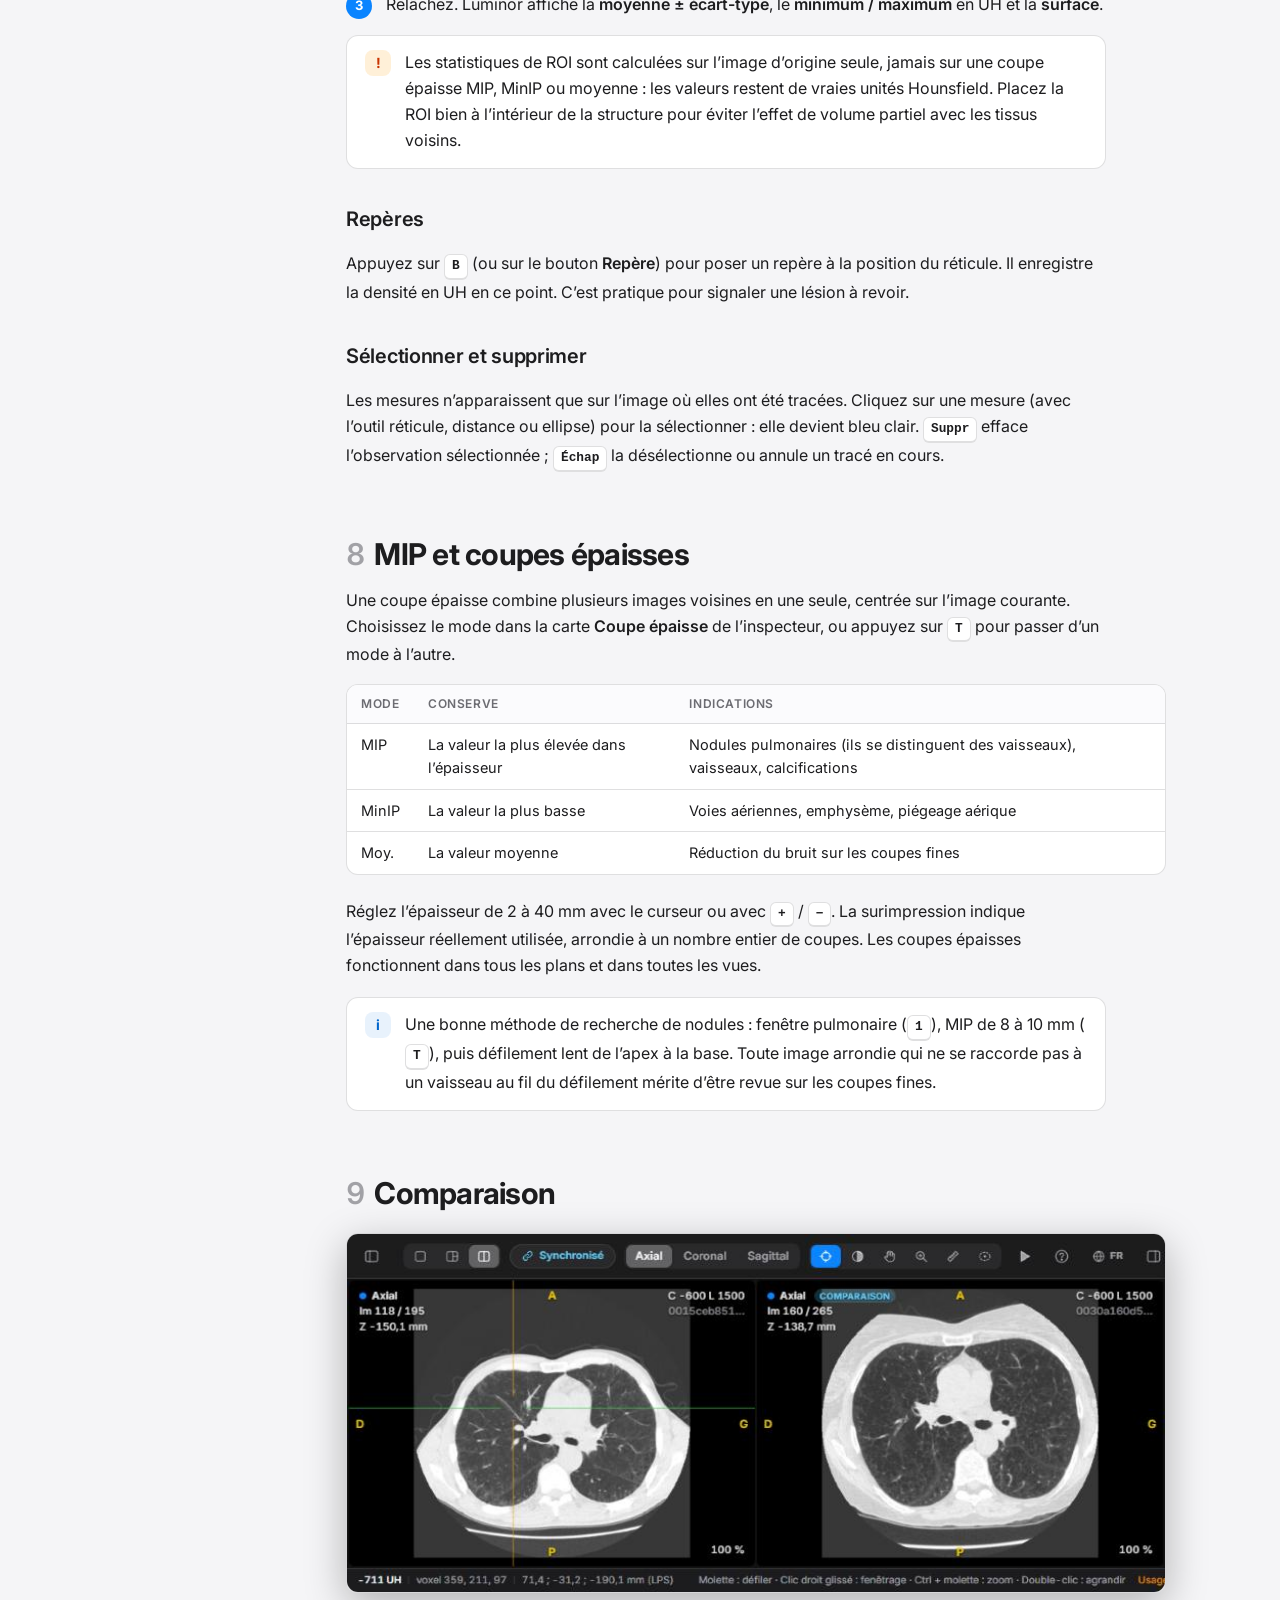
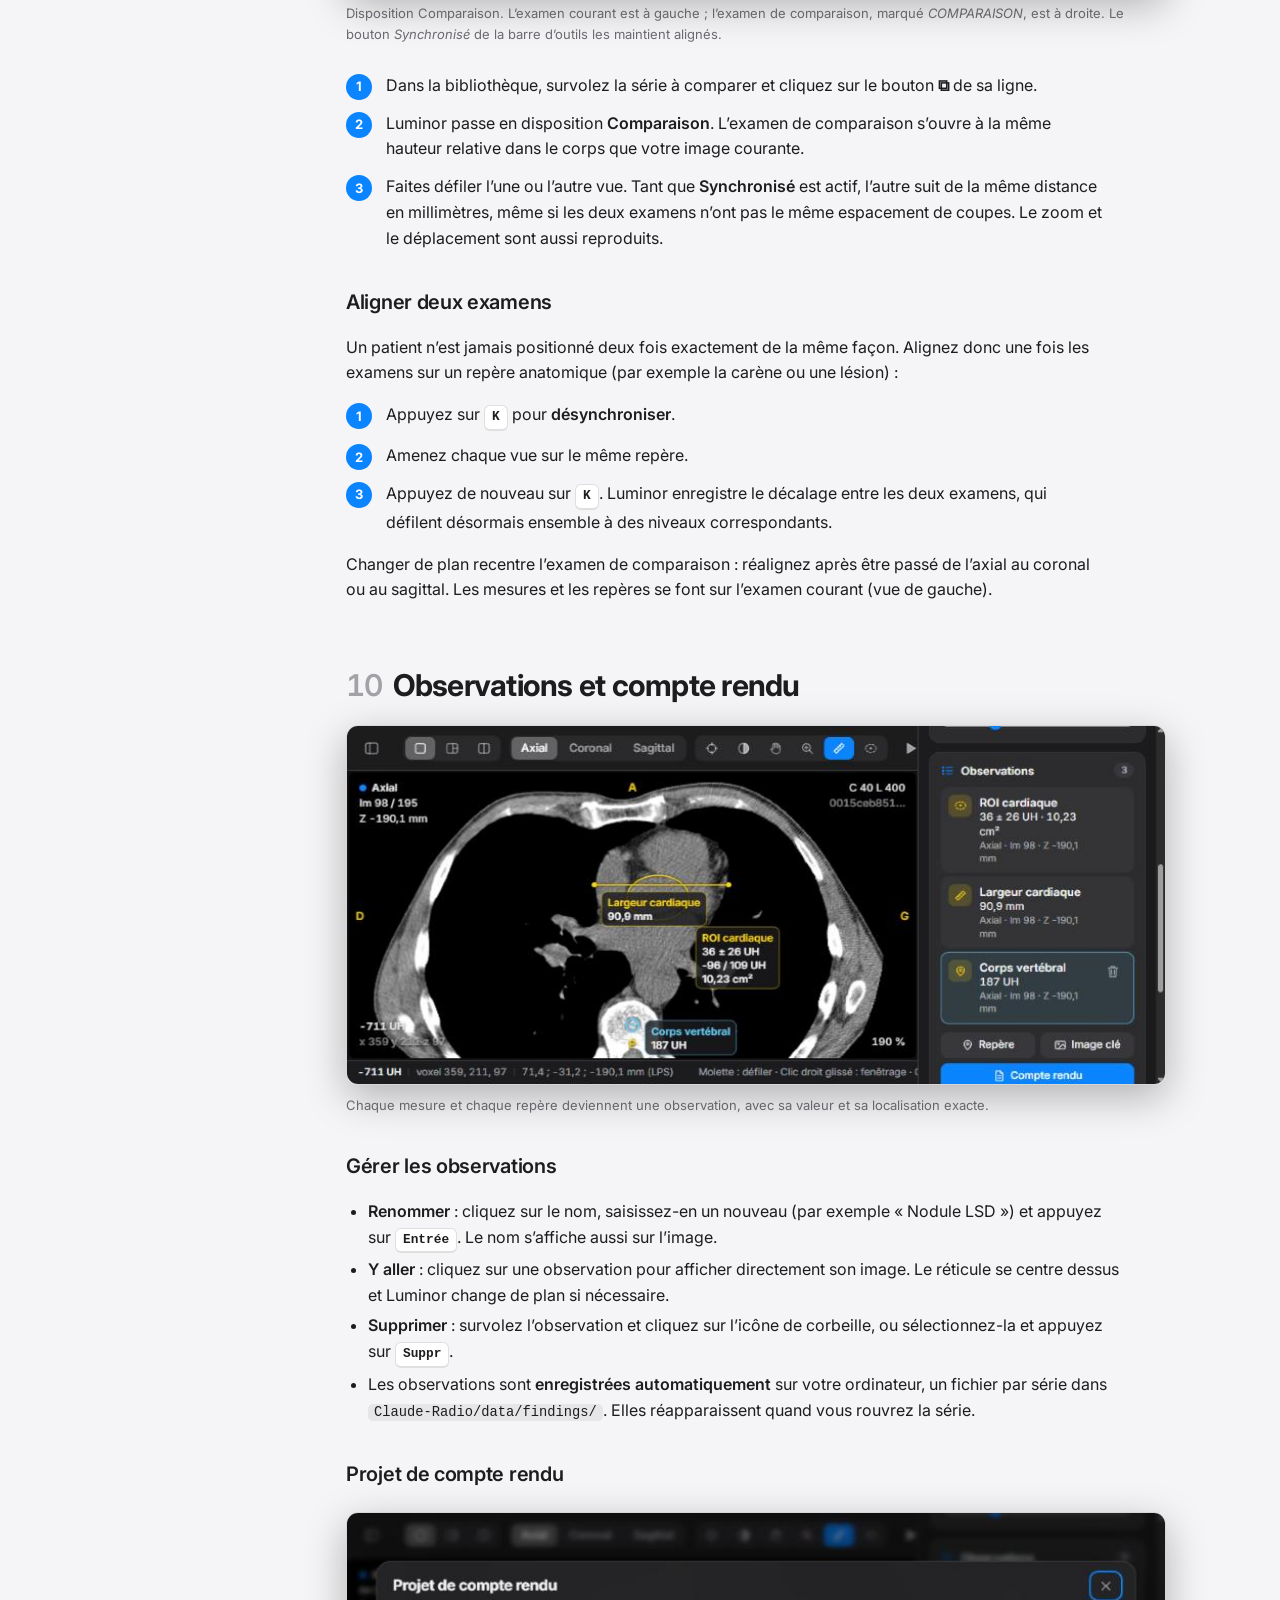
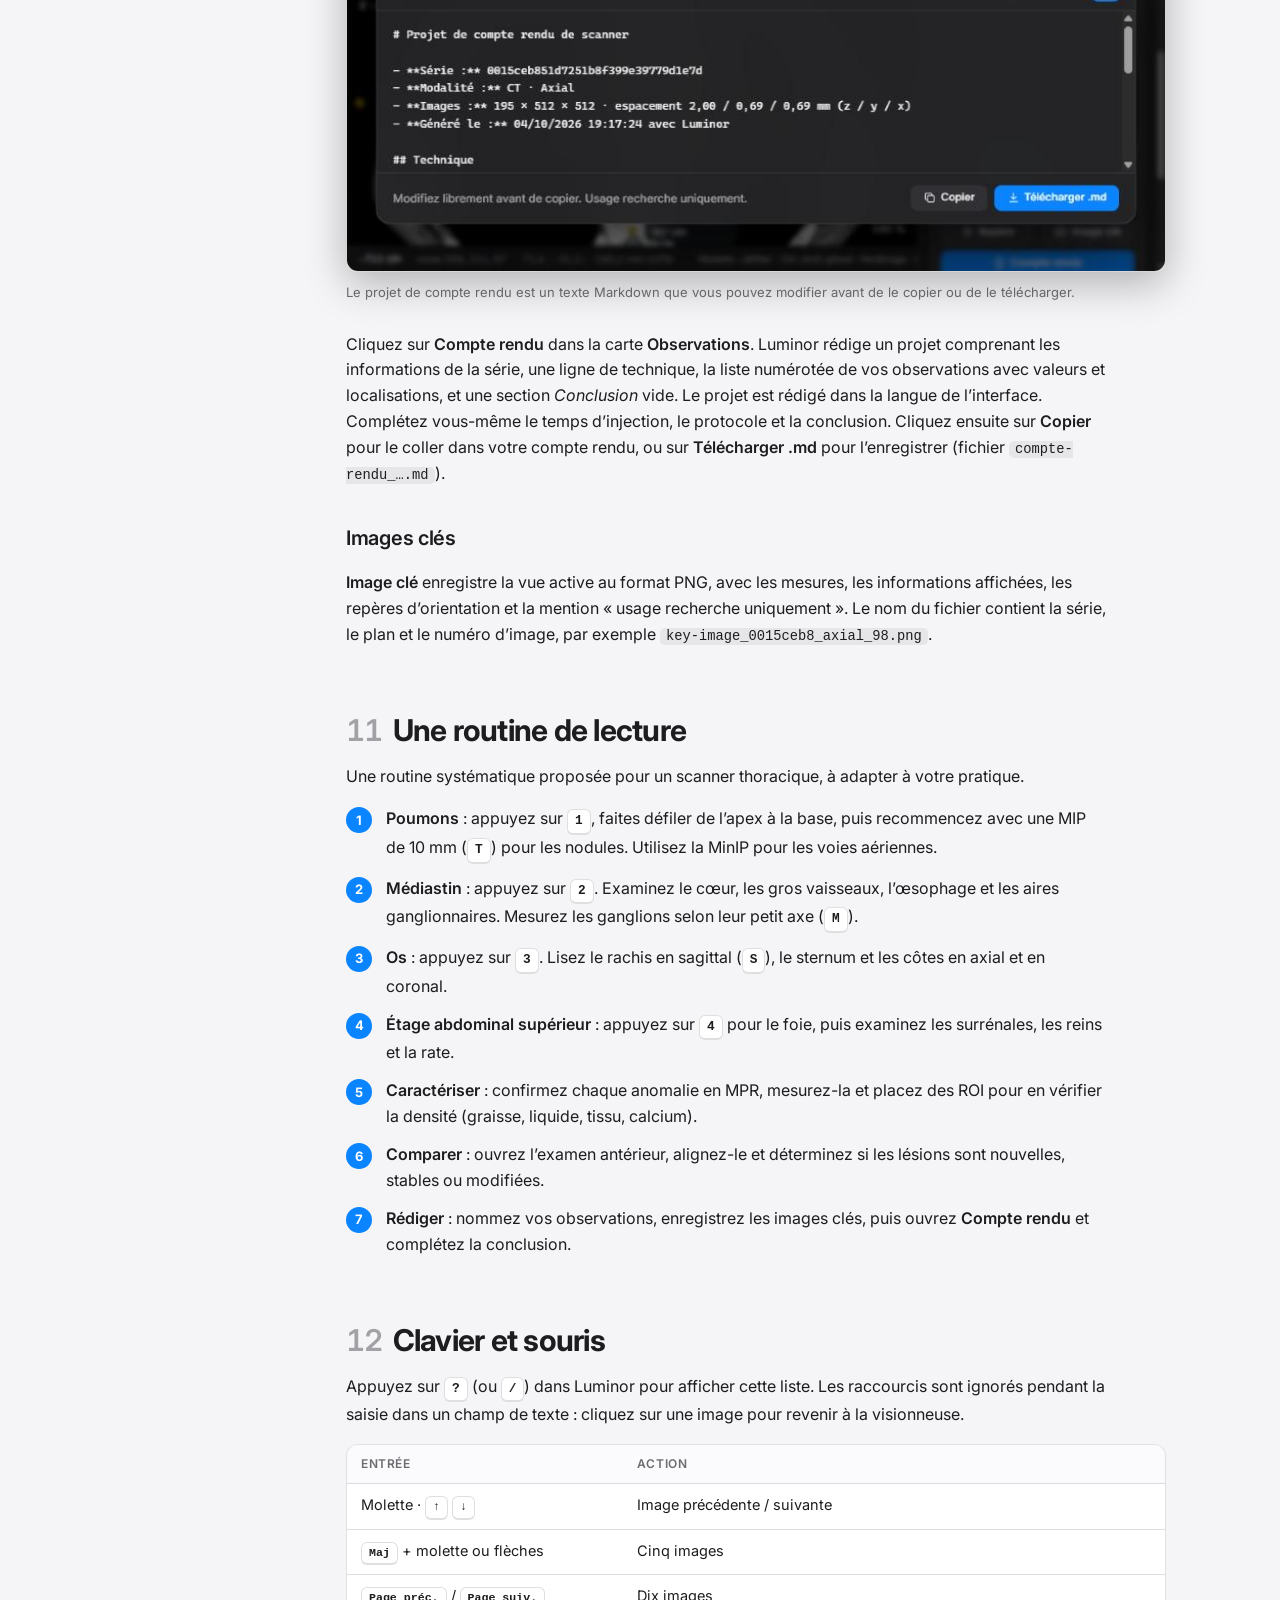
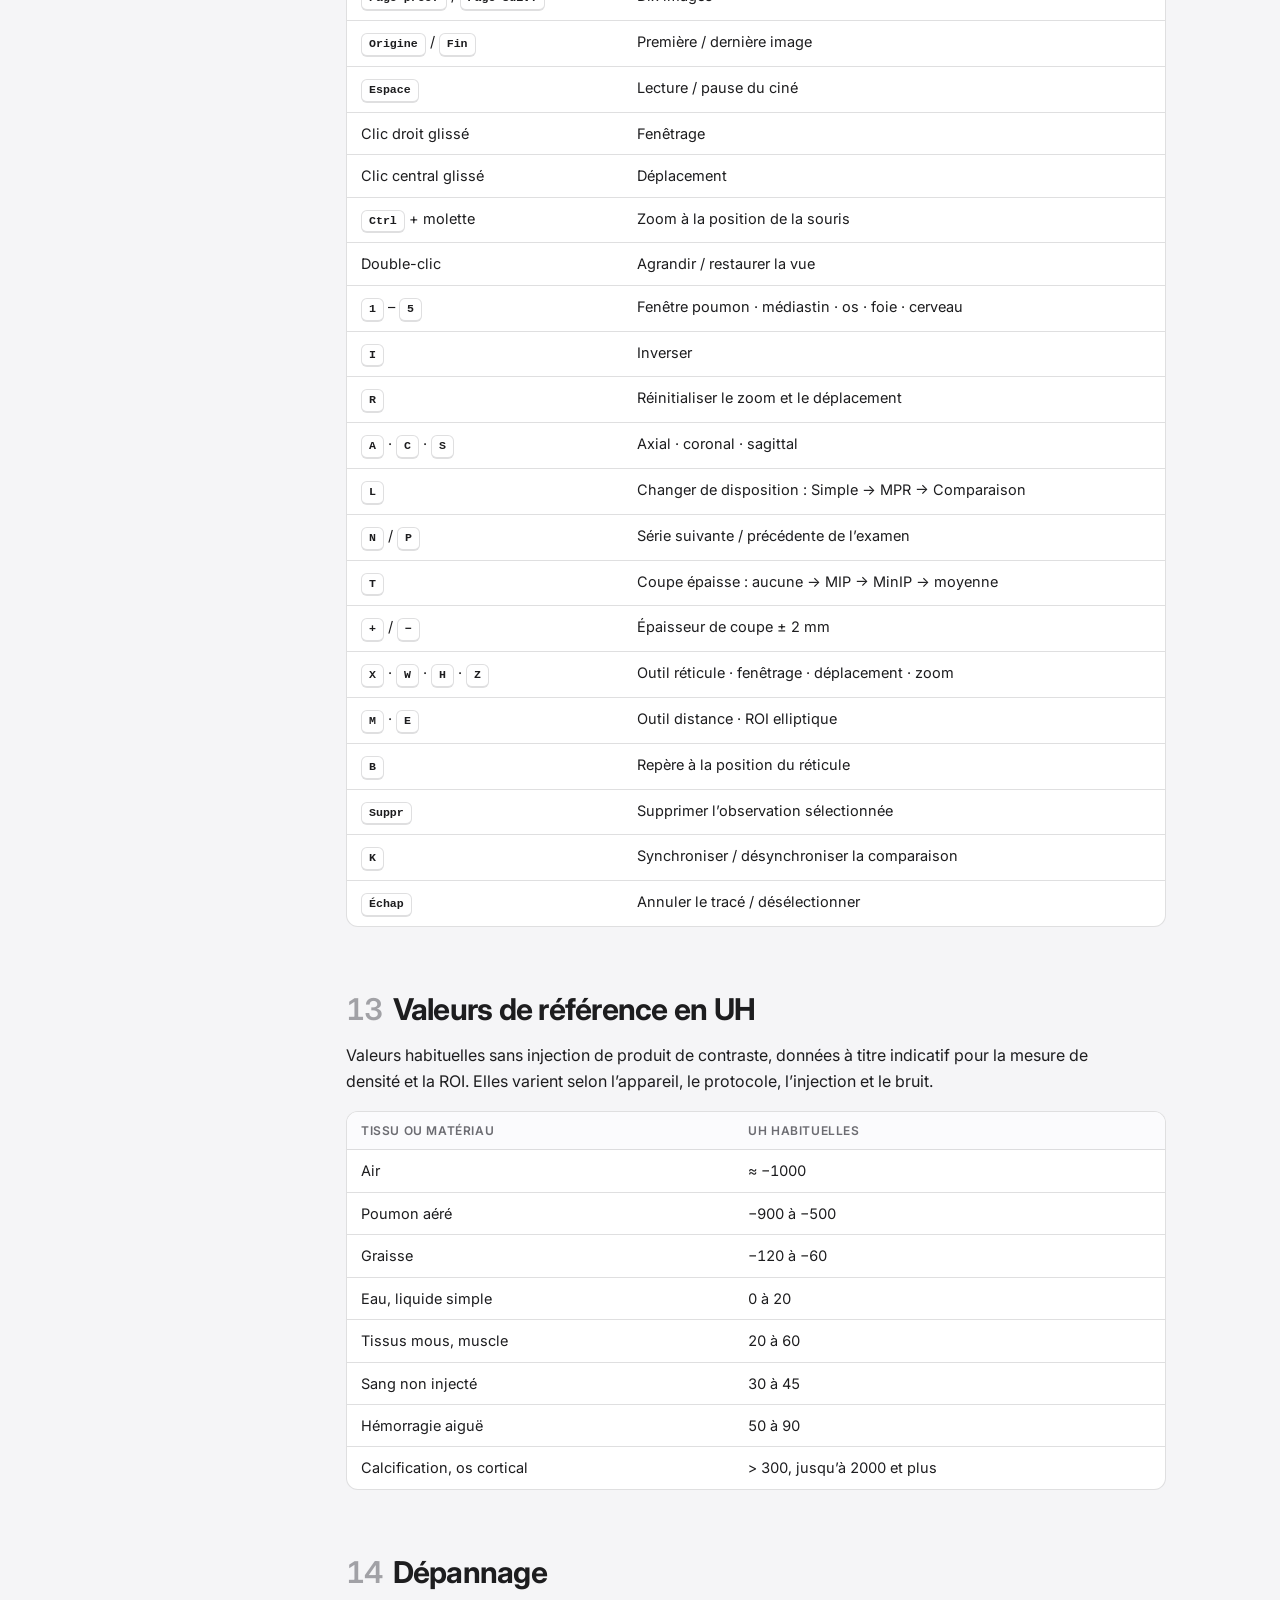
<file: docs/guide-fr.html>
<!doctype html>
<html lang="fr">
<head>
<meta charset="utf-8">
<meta name="viewport" content="width=device-width, initial-scale=1">
<title>Guide utilisateur Luminor</title>
<meta name="description" content="Lire un scanner avec Luminor : navigation, fenêtrage, MPR, mesures, coupes épaisses, comparaison, observations et compte rendu.">
<link rel="icon" href="favicon.svg" type="image/svg+xml">
<link rel="alternate" hreflang="en" href="guide.html">
<link rel="preconnect" href="https://fonts.googleapis.com">
<link rel="preconnect" href="https://fonts.gstatic.com" crossorigin>
<link href="https://fonts.googleapis.com/css2?family=Inter:wght@400;500;600;700&display=swap" rel="stylesheet">
<link rel="stylesheet" href="guide.css">
</head>
<body>
<div class="layout">
<nav class="toc" aria-label="Sommaire">
  <a class="brand" href="index-fr.html"><img src="favicon.svg" alt=""><div><strong>Luminor</strong><span>Guide utilisateur</span></div></a>
  <div class="lang" aria-label="Langue"><a href="guide.html" hreflang="en">English</a><a href="guide-fr.html" hreflang="fr" aria-current="page">Français</a></div>
  <ol>
    <li><a href="#welcome">Bienvenue</a></li>
    <li><a href="#start">Prise en main</a></li>
    <li><a href="#tour">L’interface</a></li>
    <li><a href="#navigate">Défilement et ciné</a></li>
    <li><a href="#window">Fenêtrage</a></li>
    <li><a href="#mpr">MPR et réticule</a></li>
    <li><a href="#measure">Mesures</a></li>
    <li><a href="#slab">MIP et coupes épaisses</a></li>
    <li><a href="#compare">Comparaison</a></li>
    <li><a href="#findings">Observations et CR</a></li>
    <li><a href="#workflow">Une routine de lecture</a></li>
    <li><a href="#shortcuts">Raccourcis</a></li>
    <li><a href="#reference">Valeurs en UH</a></li>
    <li><a href="#troubleshooting">Dépannage</a></li>
    <li><a href="#limits">Confidentialité et limites</a></li>
  </ol>
  <a class="open-app app-link" href="/" data-remote-label="Voir sur GitHub">Ouvrir Luminor</a>
</nav>

<main>
<header class="hero" id="welcome">
  <div class="eyebrow">Guide utilisateur</div>
  <h1>Lire un scanner avec Luminor</h1>
  <p class="lede">Luminor est une visionneuse de scanner (TDM) rapide, qui fonctionne en local et s’articule autour des sept gestes que les radiologues utilisent le plus. Ce guide vous accompagne pour chacun d’eux, de l’ouverture d’un examen à l’export d’un projet de compte rendu.</p>
</header>

<div class="callout safety" role="note">
  <span class="ic">!</span>
  <p><strong>Usage réservé à la recherche et à l’enseignement.</strong> Luminor n’est pas un dispositif médical certifié. Ne l’utilisez pas pour prendre des décisions diagnostiques ou thérapeutiques.</p>
</div>

<div class="callout tip" role="note">
  <span class="ic">i</span>
  <p>Luminor s’affiche en français ou en anglais. Ce guide décrit l’interface en français : choisissez la langue avec le bouton <strong>FR / EN</strong> de la barre d’outils (voir <a href="#language">Langue de l’interface</a>).</p>
</div>

<div class="feature-grid">
  <div class="feature"><i>1</i><b>Défilement et ciné</b><span>Parcourez des centaines d’images à la molette, ou lisez-les comme un film.</span></div>
  <div class="feature"><i>2</i><b>Fenêtrage</b><span>Clic droit glissé ou préréglages en une touche : poumon, médiastin, os, foie, cerveau.</span></div>
  <div class="feature"><i>3</i><b>MPR</b><span>Plans axial, coronal et sagittal reliés par un même réticule.</span></div>
  <div class="feature"><i>4</i><b>Mesures</b><span>Densité en UH en direct, distances en mm, statistiques de ROI elliptique.</span></div>
  <div class="feature"><i>5</i><b>MIP et coupes épaisses</b><span>MIP, MinIP et moyenne, de 2 à 40 mm.</span></div>
  <div class="feature"><i>6</i><b>Comparaison</b><span>Deux examens côte à côte, défilement synchronisé en millimètres.</span></div>
  <div class="feature"><i>7</i><b>Observations et CR</b><span>Observations nommées, navigation en un clic, projet de compte rendu et images clés.</span></div>
</div>

<!-- ===================================================================== -->
<h2 id="start"><span class="num">2</span>Prise en main</h2>

<h3>Démarrer Luminor</h3>
<ol class="steps">
  <li>Ouvrez une fenêtre PowerShell dans le dossier <code>Claude-Radio</code>.</li>
  <li>Lancez <code>.\start.ps1</code>. Le script utilise l’environnement Anaconda <code>DICOM</code> s’il existe, démarre le serveur sur le port 8770 et ouvre votre navigateur au bout de deux secondes.</li>
  <li>Gardez la fenêtre PowerShell ouverte pendant votre travail. La fermer arrête Luminor.</li>
</ol>
<p>Luminor fonctionne à l’adresse <a href="http://127.0.0.1:8770/">http://127.0.0.1:8770/</a> dans Chrome, Edge, Safari ou Firefox. Options :</p>
<table>
  <thead><tr><th>Commande</th><th>Effet</th></tr></thead>
  <tbody>
    <tr><td><code>.\start.ps1 -Port 9000</code></td><td>Utiliser un autre port si le 8770 est occupé.</td></tr>
    <tr><td><code>.\start.ps1 -DataDir "D:\scans"</code></td><td>Lire les séries dans un autre dossier. Chaque sous-dossier correspond à une série de fichiers <code>.dcm</code>.</td></tr>
    <tr><td><code>python server.py --labels fichier.csv</code></td><td>Fichier CSV facultatif <code>id,cancer</code>, utilisé pour les étiquettes et le filtre de la bibliothèque.</td></tr>
  </tbody>
</table>

<h3>Ouvrir une série</h3>
<p>La <strong>bibliothèque</strong>, à gauche, liste toutes les séries du dossier de données. Cliquez sur une ligne pour l’ouvrir. Luminor lit d’abord les fichiers DICOM (quelques secondes), puis charge le volume dans le navigateur. Une carte de progression affiche les deux étapes.</p>
<ul>
  <li>Le champ <strong>Rechercher une série</strong> filtre par identifiant de série. Saisissez n’importe quelle partie de l’identifiant.</li>
  <li><strong>Toutes · Cancer · Sans cancer</strong> filtre selon l’étiquette du jeu de données. Les lignes portent une pastille rouge <em>Cancer</em> ou grise <em>Négatif</em>.</li>
  <li>Le nombre d’images s’affiche dès que les dossiers ont été comptés. En attendant, la ligne indique <em>Comptage…</em>.</li>
  <li>Au démarrage suivant, Luminor rouvre la dernière série consultée.</li>
  <li><strong>Les examens à plusieurs séries</strong> (reconstructions osseuse et tissus mous, série coronale, séquences d’IRM…) affichent une <strong>barre de séries</strong> au-dessus des images : <strong>‹ Précédente</strong> et <strong>Suivante ›</strong> (ou <kbd>P</kbd> / <kbd>N</kbd>) passent d’une série à l’autre, la liste déroulante permet d’aller directement à l’une d’elles, et le compteur indique la position (par exemple 2 / 3). Luminor conserve la même position anatomique lors du changement, ou la coupe la plus proche si l’autre série ne la couvre pas.</li>
  <li>Luminor affiche les <strong>volumes de scanner et d’IRM</strong> (y compris le DICOM compressé et l’IRM multi-images) et les <strong>images 2D</strong> : images et boucles d’échographie, captures d’écran, topogrammes. Les images 2D s’affichent une par une avec les mêmes outils (défilement, zoom, luminosité/contraste, mesures), sans reconstructions, coupes épaisses ni repères d’orientation. Les longueurs sont en mm si l’image est calibrée, sinon en pixels.</li>
  <li>Les <strong>comptes rendus PDF</strong> de l’examen apparaissent sous forme de boutons <strong>Compte rendu (PDF)</strong> dans la barre de séries et s’ouvrent dans un nouvel onglet.</li>
</ul>

<h3 id="folder">Changer de dossier d’images</h3>
<p>Le haut de la bibliothèque indique le <strong>dossier d’images</strong> actuel. Pour ouvrir un autre dossier d’images médicales à tout moment :</p>
<ol class="steps">
  <li>Cliquez sur <strong>Changer…</strong> à côté du nom du dossier.</li>
  <li>Cliquez sur <strong>Parcourir…</strong> pour choisir un dossier avec le sélecteur de Windows, ou collez son chemin (Explorateur de fichiers → clic droit sur le dossier → <strong>Copier en tant que chemin d’accès</strong>), puis cliquez sur <strong>Ouvrir le dossier</strong>.</li>
  <li>Luminor vérifie que le dossier contient des séries DICOM, ferme les examens ouverts, recharge la bibliothèque et ouvre la première série.</li>
</ol>
<p>Choisissez le dossier dans lequel <strong>chaque sous-dossier est une série</strong> de fichiers <code>.dcm</code>. Si vous choisissez un dossier de série, Luminor ouvre son dossier parent. Un fichier CSV d’étiquettes placé dans le dossier ou juste au-dessus est pris en compte automatiquement. Vos fichiers DICOM sont seulement lus, jamais modifiés.</p>
<h4>Images sur Google Drive</h4>
<p>Vous pouvez aussi coller le lien d’un <strong>dossier Google Drive</strong> (par exemple <code>https://drive.google.com/drive/folders/…</code>) dans le même champ, puis cliquer sur <strong>Ouvrir le dossier</strong>. Le dossier doit être partagé avec <strong>« Tous les utilisateurs disposant du lien »</strong>. Luminor le télécharge, avec ses sous-dossiers, sur cet ordinateur en affichant la progression, puis l’ouvre. Les fichiers déjà téléchargés sont conservés : rouvrir le même lien est rapide. Fermer la fenêtre arrête le téléchargement.</p>
<div class="callout warn"><span class="ic">!</span><p>Un dossier partagé avec « Tous les utilisateurs disposant du lien » peut être ouvert par toute personne qui obtient le lien. Pour des images médicales, ne transmettez le lien qu’à des personnes de confiance et restreignez à nouveau le partage lorsque vous n’en avez plus besoin.</p></div>

<h3 id="language">Langue de l’interface</h3>
<p>Le bouton <strong>FR / EN</strong> (avec un globe) de la barre d’outils fait passer toute l’interface du français à l’anglais et inversement, sans recharger l’examen : libellés, aide, observations, projet de compte rendu et informations affichées sur l’image. Luminor mémorise votre choix ; au premier lancement, il suit la langue du navigateur.</p>
<p>En français, Luminor applique les conventions habituelles : unités <strong>UH</strong>, virgule décimale (90,9 mm), fenêtre notée <strong>C</strong> (centre) et <strong>L</strong> (largeur), repères <strong>D/G</strong> (droite/gauche). Les noms donnés aux observations restent tels que vous les avez saisis.</p>

<!-- ===================================================================== -->
<h2 id="tour"><span class="num">3</span>L’interface</h2>
<figure>
  <img src="guide-assets/fr/overview.jpg" alt="Luminor avec la bibliothèque à gauche, une coupe axiale pulmonaire au centre et l’inspecteur à droite" width="800" height="360">
  <figcaption>La bibliothèque, la visionneuse avec une coupe axiale pulmonaire, et l’inspecteur avec les préréglages de fenêtre, les coupes épaisses et le ciné.</figcaption>
</figure>

<div class="diagram" role="img" aria-label="Schéma de la fenêtre de Luminor avec ses zones numérotées">
<svg viewBox="0 0 820 400" xmlns="http://www.w3.org/2000/svg" font-family="Inter, -apple-system, Segoe UI, sans-serif">
  <rect x="1" y="1" width="818" height="398" rx="14" fill="var(--surface)" stroke="var(--sep)"/>
  <rect x="12" y="12" width="150" height="376" rx="10" fill="var(--fill)"/>
  <rect x="24" y="44" width="126" height="18" rx="6" fill="var(--fill)"/>
  <g fill="var(--fill)"><rect x="24" y="98" width="126" height="26" rx="6"/><rect x="24" y="130" width="126" height="26" rx="6"/><rect x="24" y="162" width="126" height="26" rx="6"/><rect x="24" y="194" width="126" height="26" rx="6"/></g>
  <rect x="24" y="98" width="126" height="26" rx="6" fill="var(--accent)" opacity=".85"/>
  <rect x="172" y="12" width="478" height="36" rx="8" fill="var(--fill)"/>
  <g fill="var(--text-3)"><rect x="300" y="22" width="60" height="16" rx="5"/><rect x="370" y="22" width="110" height="16" rx="5"/><rect x="490" y="22" width="100" height="16" rx="5"/></g>
  <rect x="172" y="56" width="478" height="300" rx="8" fill="#000"/>
  <ellipse cx="411" cy="210" rx="120" ry="90" fill="#3a3a3c"/>
  <ellipse cx="370" cy="205" rx="42" ry="58" fill="#111"/><ellipse cx="452" cy="205" rx="42" ry="58" fill="#111"/>
  <line x1="172" y1="208" x2="650" y2="208" stroke="var(--coronal)" stroke-width="1.2" opacity=".8"/>
  <line x1="405" y1="56" x2="405" y2="356" stroke="var(--sagittal)" stroke-width="1.2" opacity=".8"/>
  <g fill="#f5f5f7" font-size="10" font-weight="600"><text x="182" y="74">Axial</text><text x="182" y="87" fill="#aaa">Im 98 / 195</text><text x="640" y="74" text-anchor="end">C -600 L 1500</text><text x="182" y="346">-907 UH</text><text x="640" y="346" text-anchor="end">100 %</text></g>
  <g fill="#ffd60a" font-size="11" font-weight="700"><text x="408" y="70" text-anchor="middle">A</text><text x="408" y="352" text-anchor="middle">P</text><text x="178" y="212">D</text><text x="644" y="212" text-anchor="end">G</text></g>
  <rect x="172" y="364" width="478" height="24" rx="6" fill="var(--fill)"/>
  <rect x="660" y="12" width="148" height="376" rx="10" fill="var(--fill)"/>
  <g fill="var(--fill)"><rect x="670" y="24" width="128" height="64" rx="8"/><rect x="670" y="96" width="128" height="50" rx="8"/><rect x="670" y="154" width="128" height="34" rx="8"/><rect x="670" y="196" width="128" height="120" rx="8"/><rect x="670" y="324" width="128" height="54" rx="8"/></g>
  <g font-size="12" font-weight="700" fill="#fff" text-anchor="middle">
    <circle cx="87" cy="26" r="11" fill="var(--accent)"/><text x="87" y="30">1</text>
    <circle cx="245" cy="30" r="11" fill="var(--accent)"/><text x="245" y="34">2</text>
    <circle cx="530" cy="130" r="11" fill="var(--accent)"/><text x="530" y="134">3</text>
    <circle cx="300" cy="78" r="11" fill="var(--accent)"/><text x="300" y="82">4</text>
    <circle cx="411" cy="376" r="11" fill="var(--accent)"/><text x="411" y="380">5</text>
    <circle cx="734" cy="256" r="11" fill="var(--accent)"/><text x="734" y="260">6</text>
  </g>
</svg>
</div>
<ul class="legend">
  <li><span class="badge-n">1</span><span><strong>Bibliothèque</strong> : liste des séries, recherche, filtre par étiquette et bouton de comparaison.</span></li>
  <li><span class="badge-n">2</span><span><strong>Barre d’outils</strong> : disposition, plan, outils, ciné, aide, affichage des panneaux.</span></li>
  <li><span class="badge-n">3</span><span><strong>Visionneuse</strong> : une à trois vues d’image. La vue active a un contour bleu.</span></li>
  <li><span class="badge-n">4</span><span><strong>Surimpression</strong> : plan, numéro d’image, position, fenêtre, coupe épaisse, UH et zoom.</span></li>
  <li><span class="badge-n">5</span><span><strong>Barre d’état</strong> : UH, voxel et coordonnées patient sous le curseur.</span></li>
  <li><span class="badge-n">6</span><span><strong>Inspecteur</strong> : fenêtre, coupe épaisse, ciné, observations et informations de la série.</span></li>
</ul>

<h3>La barre d’outils</h3>
<table>
  <thead><tr><th>Commande</th><th>Rôle</th></tr></thead>
  <tbody>
    <tr><td>Boutons de panneau (aux deux extrémités)</td><td>Afficher ou masquer la bibliothèque et l’inspecteur. Sur les petits écrans, les deux sont masqués au démarrage.</td></tr>
    <tr><td>Disposition : Simple · MPR · Comparaison</td><td>Un seul plan, trois plans reliés, ou deux examens côte à côte (<kbd>L</kbd> pour passer de l’un à l’autre).</td></tr>
    <tr><td>Synchronisé</td><td>Visible en disposition Comparaison. Synchronise le défilement, le zoom et le déplacement entre les deux examens (<kbd>K</kbd>).</td></tr>
    <tr><td>Plan : Axial · Coronal · Sagittal</td><td>Plan affiché en dispositions Simple et Comparaison (<kbd>A</kbd> <kbd>C</kbd> <kbd>S</kbd>).</td></tr>
    <tr><td>Outils</td><td>Action du bouton <em>gauche</em> de la souris : Réticule <kbd>X</kbd>, Fenêtrage <kbd>W</kbd>, Déplacer <kbd>H</kbd>, Zoom <kbd>Z</kbd>, Distance <kbd>M</kbd>, ROI elliptique <kbd>E</kbd>.</td></tr>
    <tr><td>Lecture</td><td>Lance ou arrête le ciné (<kbd>Espace</kbd>).</td></tr>
    <tr><td>?</td><td>Aide-mémoire clavier et souris, avec un lien vers ce guide.</td></tr>
    <tr><td>FR / EN</td><td>Langue de l’interface : français ou anglais.</td></tr>
  </tbody>
</table>

<h3>Lire les informations à l’écran</h3>
<table>
  <thead><tr><th>Coin</th><th>Affiche</th></tr></thead>
  <tbody>
    <tr><td>En haut à gauche</td><td>Nom et couleur du plan (<span class="dot" style="background:var(--axial)"></span>axial, <span class="dot" style="background:var(--coronal)"></span>coronal, <span class="dot" style="background:var(--sagittal)"></span>sagittal), numéro d’image (<em>Im</em>) et position de la coupe en mm (Z en axial, Y en coronal, X en sagittal). Une pastille <em>COMPARAISON</em> signale l’examen de comparaison.</td></tr>
    <tr><td>En haut à droite</td><td>Centre (C) et largeur (L) de la fenêtre, <em>INV</em> si l’image est inversée, la coupe épaisse active (par exemple <em>MIP 10 mm</em>) et l’identifiant de la série.</td></tr>
    <tr><td>En bas à gauche</td><td>Densité en UH et indices du voxel sous la souris.</td></tr>
    <tr><td>En bas à droite</td><td>Niveau de zoom.</td></tr>
    <tr><td>Bords (en jaune)</td><td>Orientation du patient : <strong>D/G</strong> droite/gauche, <strong>A/P</strong> antérieur/postérieur, <strong>S/I</strong> supérieur/inférieur. Comme sur toute console de radiologie, la droite du patient est à gauche de l’image axiale.</td></tr>
  </tbody>
</table>
<div class="callout safety"><span class="ic">!</span><p>Vérifiez toujours les repères d’orientation avant de décrire une latéralité. Ils sont calculés à partir des balises DICOM d’orientation de chaque série. Si l’interface est en anglais, les repères deviennent <strong>R/L</strong> : <strong>R</strong> (<em>right</em>) = droite, <strong>L</strong> (<em>left</em>) = gauche.</p></div>

<!-- ===================================================================== -->
<h2 id="navigate"><span class="num">4</span>Défilement et ciné</h2>
<p>Le défilement de la pile d’images est au cœur de la lecture d’un scanner. Il est donc toujours affecté à la molette, quel que soit l’outil sélectionné.</p>
<table>
  <thead><tr><th>Action</th><th>Résultat</th></tr></thead>
  <tbody>
    <tr><td>Molette</td><td>Une image par cran. Les pavés tactiles défilent de façon continue.</td></tr>
    <tr><td><kbd>Maj</kbd> + molette</td><td>Cinq images par cran.</td></tr>
    <tr><td><kbd>↑</kbd> <kbd>↓</kbd> (ou <kbd>←</kbd> <kbd>→</kbd>)</td><td>Une image. Ajoutez <kbd>Maj</kbd> pour cinq.</td></tr>
    <tr><td><kbd>Page préc.</kbd> <kbd>Page suiv.</kbd></td><td>Dix images.</td></tr>
    <tr><td><kbd>Origine</kbd> <kbd>Fin</kbd></td><td>Première ou dernière image.</td></tr>
    <tr><td><kbd>Espace</kbd></td><td>Lance ou met en pause le ciné dans la vue active. La lecture reprend à la première image en fin de série.</td></tr>
  </tbody>
</table>
<p>Réglez la vitesse du ciné (2 à 40 images par seconde) avec le curseur <strong>Vitesse</strong> de la carte <strong>Ciné</strong> de l’inspecteur. Le ciné et le clavier agissent sur la <em>vue active</em> : celle qui se trouve sous la souris, entourée de bleu.</p>

<!-- ===================================================================== -->
<h2 id="window"><span class="num">5</span>Fenêtrage</h2>
<p>Une image de scanner contient bien plus de niveaux de gris qu’un écran ne peut en afficher. La <strong>fenêtre</strong> choisit la plage d’unités Hounsfield affichée : le <em>centre</em> (niveau) fixe le gris moyen et la <em>largeur</em> règle le contraste.</p>
<h3>Préréglages</h3>
<p>Les touches <kbd>1</kbd> à <kbd>5</kbd> fonctionnent aussi sur un clavier AZERTY, avec ou sans <kbd>Maj</kbd>, ainsi que sur le pavé numérique.</p>
<table>
  <thead><tr><th>Touche</th><th>Préréglage</th><th class="num-col">Centre / largeur (UH)</th><th>Usage</th></tr></thead>
  <tbody>
    <tr><td><kbd>1</kbd></td><td>Poumon</td><td class="num-col">−600 / 1500</td><td>Parenchyme, nodules, voies aériennes</td></tr>
    <tr><td><kbd>2</kbd></td><td>Médiastin</td><td class="num-col">40 / 400</td><td>Cœur, vaisseaux, ganglions, tissus mous</td></tr>
    <tr><td><kbd>3</kbd></td><td>Os</td><td class="num-col">400 / 1800</td><td>Côtes, rachis, fractures, lésions lytiques ou condensantes</td></tr>
    <tr><td><kbd>4</kbd></td><td>Foie</td><td class="num-col">60 / 160</td><td>Lésions hépatiques peu contrastées</td></tr>
    <tr><td><kbd>5</kbd></td><td>Cerveau</td><td class="num-col">40 / 80</td><td>Fenêtre étroite des tissus mous</td></tr>
  </tbody>
</table>
<h3>Réglage libre</h3>
<ul>
  <li><strong>Clic droit glissé</strong> sur n’importe quelle image, quel que soit l’outil. Glissez <em>à gauche ou à droite</em> pour rétrécir ou élargir la fenêtre. Glissez <em>vers le bas ou vers le haut</em> pour monter ou baisser le niveau : l’image s’assombrit quand vous descendez. La sensibilité s’adapte à la largeur courante, ce qui facilite les réglages fins dans les fenêtres étroites.</li>
  <li>Ou sélectionnez l’outil <strong>Fenêtrage</strong> (<kbd>W</kbd>) et utilisez le bouton gauche.</li>
  <li>Ou saisissez des valeurs précises dans <strong>Centre</strong> et <strong>Largeur</strong> dans l’inspecteur.</li>
  <li><kbd>I</kbd> inverse les niveaux de gris.</li>
</ul>
<p>La fenêtre s’applique à toutes les vues, y compris l’examen de comparaison : les deux sont toujours affichés de la même façon.</p>

<!-- ===================================================================== -->
<h2 id="mpr"><span class="num">6</span>MPR et réticule</h2>
<figure>
  <img src="guide-assets/fr/mpr.jpg" alt="Disposition MPR avec les vues axiale, coronale et sagittale, un réticule coloré et des MIP de 10 mm" width="800" height="360">
  <figcaption>Disposition MPR : l’axial à gauche, le coronal et le sagittal à droite. Les lignes colorées montrent où les autres plans coupent chaque image. Ici, une coupe épaisse MIP de 10 mm est active.</figcaption>
</figure>
<p>Les reconstructions multiplanaires (MPR) recalculent des images coronales et sagittales à partir de la pile axiale, avec des proportions physiques exactes et la tête en haut.</p>
<ol class="steps">
  <li>Choisissez <strong>MPR</strong> dans le sélecteur de disposition, ou appuyez sur <kbd>L</kbd>.</li>
  <li>Sélectionnez l’outil <strong>Réticule</strong> (<kbd>X</kbd>). Cliquez ou glissez dans une vue pour placer le réticule. Les deux autres vues se placent sur ce point.</li>
  <li>Faites défiler une vue. La ligne correspondante se déplace dans les deux autres.</li>
  <li><strong>Double-cliquez</strong> sur une vue pour l’agrandir. Double-cliquez à nouveau pour revenir aux trois vues.</li>
</ol>
<p>Les lignes du réticule prennent la couleur du plan qu’elles représentent : <span class="dot" style="background:var(--axial)"></span>bleu pour l’axial, <span class="dot" style="background:var(--coronal)"></span>vert pour le coronal, <span class="dot" style="background:var(--sagittal)"></span>orange pour le sagittal.</p>
<div class="callout tip"><span class="ic">i</span><p>Pour lire toute une série dans un autre plan, appuyez sur <kbd>C</kbd> ou <kbd>S</kbd> : la disposition Simple passe en coronal ou en sagittal. <kbd>A</kbd> revient à l’axial.</p></div>

<h3>Zoom et déplacement</h3>
<ul>
  <li><kbd>Ctrl</kbd> + molette (ou le pincement sur un pavé tactile) zoome autour de la position de la souris, de 25 % à 1200 %.</li>
  <li>Le <strong>clic central glissé</strong> déplace l’image, quel que soit l’outil. Les outils <strong>Déplacer</strong> (<kbd>H</kbd>) et <strong>Zoom</strong> (<kbd>Z</kbd>) font de même avec le bouton gauche.</li>
  <li><kbd>R</kbd> réinitialise le zoom et le déplacement.</li>
</ul>

<!-- ===================================================================== -->
<h2 id="measure"><span class="num">7</span>Mesures</h2>
<figure>
  <img src="guide-assets/fr/measurements.jpg" alt="Fenêtre médiastinale agrandie avec une distance mesurée sur le cœur, une ROI elliptique avec ses statistiques en UH et un repère sur un corps vertébral" width="800" height="360">
  <figcaption>Une distance mesurée sur le cœur (90,9 mm), une ROI elliptique avec moyenne ± écart-type, minimum/maximum et surface, et un repère sur un corps vertébral (187 UH).</figcaption>
</figure>

<h3>Mesure de densité</h3>
<p>Survolez n’importe quelle image. La surimpression (en bas à gauche) et la barre d’état indiquent la <strong>densité en UH</strong> du voxel, ses indices et ses coordonnées patient en millimètres (convention LPS : +X vers la gauche du patient, +Y vers l’arrière, +Z vers le haut). La mesure lit toujours le voxel d’origine, même quand une coupe épaisse est affichée.</p>

<h3>Distance</h3>
<ol class="steps">
  <li>Sélectionnez <strong>Distance</strong> (<kbd>M</kbd>).</li>
  <li>Glissez d’un bord à l’autre de la structure. La distance en millimètres s’actualise pendant le tracé.</li>
  <li>Relâchez pour l’enregistrer comme observation.</li>
</ol>
<p>Les distances tiennent compte de la taille réelle des pixels du plan. Elles restent donc exactes sur les reconstructions coronales et sagittales, où l’espacement des coupes diffère de la taille des pixels.</p>

<h3>ROI elliptique</h3>
<ol class="steps">
  <li>Sélectionnez <strong>ROI elliptique</strong> (<kbd>E</kbd>).</li>
  <li>Tracez le rectangle englobant de l’ellipse sur la région.</li>
  <li>Relâchez. Luminor affiche la <strong>moyenne ± écart-type</strong>, le <strong>minimum / maximum</strong> en UH et la <strong>surface</strong>.</li>
</ol>
<div class="callout warn"><span class="ic">!</span><p>Les statistiques de ROI sont calculées sur l’image d’origine seule, jamais sur une coupe épaisse MIP, MinIP ou moyenne : les valeurs restent de vraies unités Hounsfield. Placez la ROI bien à l’intérieur de la structure pour éviter l’effet de volume partiel avec les tissus voisins.</p></div>

<h3>Repères</h3>
<p>Appuyez sur <kbd>B</kbd> (ou sur le bouton <strong>Repère</strong>) pour poser un repère à la position du réticule. Il enregistre la densité en UH en ce point. C’est pratique pour signaler une lésion à revoir.</p>

<h3>Sélectionner et supprimer</h3>
<p>Les mesures n’apparaissent que sur l’image où elles ont été tracées. Cliquez sur une mesure (avec l’outil réticule, distance ou ellipse) pour la sélectionner : elle devient bleu clair. <kbd>Suppr</kbd> efface l’observation sélectionnée ; <kbd>Échap</kbd> la désélectionne ou annule un tracé en cours.</p>

<!-- ===================================================================== -->
<h2 id="slab"><span class="num">8</span>MIP et coupes épaisses</h2>
<p>Une coupe épaisse combine plusieurs images voisines en une seule, centrée sur l’image courante. Choisissez le mode dans la carte <strong>Coupe épaisse</strong> de l’inspecteur, ou appuyez sur <kbd>T</kbd> pour passer d’un mode à l’autre.</p>
<table>
  <thead><tr><th>Mode</th><th>Conserve</th><th>Indications</th></tr></thead>
  <tbody>
    <tr><td>MIP</td><td>La valeur la plus élevée dans l’épaisseur</td><td>Nodules pulmonaires (ils se distinguent des vaisseaux), vaisseaux, calcifications</td></tr>
    <tr><td>MinIP</td><td>La valeur la plus basse</td><td>Voies aériennes, emphysème, piégeage aérique</td></tr>
    <tr><td>Moy.</td><td>La valeur moyenne</td><td>Réduction du bruit sur les coupes fines</td></tr>
  </tbody>
</table>
<p>Réglez l’épaisseur de 2 à 40 mm avec le curseur ou avec <kbd>+</kbd> / <kbd>−</kbd>. La surimpression indique l’épaisseur réellement utilisée, arrondie à un nombre entier de coupes. Les coupes épaisses fonctionnent dans tous les plans et dans toutes les vues.</p>
<div class="callout tip"><span class="ic">i</span><p>Une bonne méthode de recherche de nodules : fenêtre pulmonaire (<kbd>1</kbd>), MIP de 8 à 10 mm (<kbd>T</kbd>), puis défilement lent de l’apex à la base. Toute image arrondie qui ne se raccorde pas à un vaisseau au fil du défilement mérite d’être revue sur les coupes fines.</p></div>

<!-- ===================================================================== -->
<h2 id="compare"><span class="num">9</span>Comparaison</h2>
<figure>
  <img src="guide-assets/fr/compare.jpg" alt="Disposition Comparaison avec deux coupes axiales pulmonaires côte à côte et le bouton Synchronisé dans la barre d’outils" width="800" height="360">
  <figcaption>Disposition Comparaison. L’examen courant est à gauche ; l’examen de comparaison, marqué <em>COMPARAISON</em>, est à droite. Le bouton <em>Synchronisé</em> de la barre d’outils les maintient alignés.</figcaption>
</figure>
<ol class="steps">
  <li>Dans la bibliothèque, survolez la série à comparer et cliquez sur le bouton <strong>⧉</strong> de sa ligne.</li>
  <li>Luminor passe en disposition <strong>Comparaison</strong>. L’examen de comparaison s’ouvre à la même hauteur relative dans le corps que votre image courante.</li>
  <li>Faites défiler l’une ou l’autre vue. Tant que <strong>Synchronisé</strong> est actif, l’autre suit de la même distance en millimètres, même si les deux examens n’ont pas le même espacement de coupes. Le zoom et le déplacement sont aussi reproduits.</li>
</ol>
<h3>Aligner deux examens</h3>
<p>Un patient n’est jamais positionné deux fois exactement de la même façon. Alignez donc une fois les examens sur un repère anatomique (par exemple la carène ou une lésion) :</p>
<ol class="steps">
  <li>Appuyez sur <kbd>K</kbd> pour <strong>désynchroniser</strong>.</li>
  <li>Amenez chaque vue sur le même repère.</li>
  <li>Appuyez de nouveau sur <kbd>K</kbd>. Luminor enregistre le décalage entre les deux examens, qui défilent désormais ensemble à des niveaux correspondants.</li>
</ol>
<p>Changer de plan recentre l’examen de comparaison : réalignez après être passé de l’axial au coronal ou au sagittal. Les mesures et les repères se font sur l’examen courant (vue de gauche).</p>

<!-- ===================================================================== -->
<h2 id="findings"><span class="num">10</span>Observations et compte rendu</h2>
<figure>
  <img src="guide-assets/fr/findings.jpg" alt="Liste des observations dans l’inspecteur : une ROI cardiaque, une largeur cardiaque et un repère vertébral" width="800" height="360">
  <figcaption>Chaque mesure et chaque repère deviennent une observation, avec sa valeur et sa localisation exacte.</figcaption>
</figure>
<h3>Gérer les observations</h3>
<ul>
  <li><strong>Renommer</strong> : cliquez sur le nom, saisissez-en un nouveau (par exemple « Nodule LSD ») et appuyez sur <kbd>Entrée</kbd>. Le nom s’affiche aussi sur l’image.</li>
  <li><strong>Y aller</strong> : cliquez sur une observation pour afficher directement son image. Le réticule se centre dessus et Luminor change de plan si nécessaire.</li>
  <li><strong>Supprimer</strong> : survolez l’observation et cliquez sur l’icône de corbeille, ou sélectionnez-la et appuyez sur <kbd>Suppr</kbd>.</li>
  <li>Les observations sont <strong>enregistrées automatiquement</strong> sur votre ordinateur, un fichier par série dans <code>Claude-Radio/data/findings/</code>. Elles réapparaissent quand vous rouvrez la série.</li>
</ul>

<h3>Projet de compte rendu</h3>
<figure>
  <img src="guide-assets/fr/report.jpg" alt="Fenêtre du projet de compte rendu avec un texte Markdown modifiable et les boutons Copier et Télécharger" width="800" height="360">
  <figcaption>Le projet de compte rendu est un texte Markdown que vous pouvez modifier avant de le copier ou de le télécharger.</figcaption>
</figure>
<p>Cliquez sur <strong>Compte rendu</strong> dans la carte <strong>Observations</strong>. Luminor rédige un projet comprenant les informations de la série, une ligne de technique, la liste numérotée de vos observations avec valeurs et localisations, et une section <em>Conclusion</em> vide. Le projet est rédigé dans la langue de l’interface. Complétez vous-même le temps d’injection, le protocole et la conclusion. Cliquez ensuite sur <strong>Copier</strong> pour le coller dans votre compte rendu, ou sur <strong>Télécharger .md</strong> pour l’enregistrer (fichier <code>compte-rendu_….md</code>).</p>

<h3>Images clés</h3>
<p><strong>Image clé</strong> enregistre la vue active au format PNG, avec les mesures, les informations affichées, les repères d’orientation et la mention « usage recherche uniquement ». Le nom du fichier contient la série, le plan et le numéro d’image, par exemple <code>key-image_0015ceb8_axial_98.png</code>.</p>

<!-- ===================================================================== -->
<h2 id="workflow"><span class="num">11</span>Une routine de lecture</h2>
<p>Une routine systématique proposée pour un scanner thoracique, à adapter à votre pratique.</p>
<ol class="steps">
  <li><strong>Poumons</strong> : appuyez sur <kbd>1</kbd>, faites défiler de l’apex à la base, puis recommencez avec une MIP de 10 mm (<kbd>T</kbd>) pour les nodules. Utilisez la MinIP pour les voies aériennes.</li>
  <li><strong>Médiastin</strong> : appuyez sur <kbd>2</kbd>. Examinez le cœur, les gros vaisseaux, l’œsophage et les aires ganglionnaires. Mesurez les ganglions selon leur petit axe (<kbd>M</kbd>).</li>
  <li><strong>Os</strong> : appuyez sur <kbd>3</kbd>. Lisez le rachis en sagittal (<kbd>S</kbd>), le sternum et les côtes en axial et en coronal.</li>
  <li><strong>Étage abdominal supérieur</strong> : appuyez sur <kbd>4</kbd> pour le foie, puis examinez les surrénales, les reins et la rate.</li>
  <li><strong>Caractériser</strong> : confirmez chaque anomalie en MPR, mesurez-la et placez des ROI pour en vérifier la densité (graisse, liquide, tissu, calcium).</li>
  <li><strong>Comparer</strong> : ouvrez l’examen antérieur, alignez-le et déterminez si les lésions sont nouvelles, stables ou modifiées.</li>
  <li><strong>Rédiger</strong> : nommez vos observations, enregistrez les images clés, puis ouvrez <strong>Compte rendu</strong> et complétez la conclusion.</li>
</ol>

<!-- ===================================================================== -->
<h2 id="shortcuts"><span class="num">12</span>Clavier et souris</h2>
<p>Appuyez sur <kbd>?</kbd> (ou <kbd>/</kbd>) dans Luminor pour afficher cette liste. Les raccourcis sont ignorés pendant la saisie dans un champ de texte : cliquez sur une image pour revenir à la visionneuse.</p>
<table>
  <thead><tr><th>Entrée</th><th>Action</th></tr></thead>
  <tbody>
    <tr><td>Molette · <kbd>↑</kbd> <kbd>↓</kbd></td><td>Image précédente / suivante</td></tr>
    <tr><td><kbd>Maj</kbd> + molette ou flèches</td><td>Cinq images</td></tr>
    <tr><td><kbd>Page préc.</kbd> / <kbd>Page suiv.</kbd></td><td>Dix images</td></tr>
    <tr><td><kbd>Origine</kbd> / <kbd>Fin</kbd></td><td>Première / dernière image</td></tr>
    <tr><td><kbd>Espace</kbd></td><td>Lecture / pause du ciné</td></tr>
    <tr><td>Clic droit glissé</td><td>Fenêtrage</td></tr>
    <tr><td>Clic central glissé</td><td>Déplacement</td></tr>
    <tr><td><kbd>Ctrl</kbd> + molette</td><td>Zoom à la position de la souris</td></tr>
    <tr><td>Double-clic</td><td>Agrandir / restaurer la vue</td></tr>
    <tr><td><kbd>1</kbd> – <kbd>5</kbd></td><td>Fenêtre poumon · médiastin · os · foie · cerveau</td></tr>
    <tr><td><kbd>I</kbd></td><td>Inverser</td></tr>
    <tr><td><kbd>R</kbd></td><td>Réinitialiser le zoom et le déplacement</td></tr>
    <tr><td><kbd>A</kbd> · <kbd>C</kbd> · <kbd>S</kbd></td><td>Axial · coronal · sagittal</td></tr>
    <tr><td><kbd>L</kbd></td><td>Changer de disposition : Simple → MPR → Comparaison</td></tr>
    <tr><td><kbd>N</kbd> / <kbd>P</kbd></td><td>Série suivante / précédente de l’examen</td></tr>
    <tr><td><kbd>T</kbd></td><td>Coupe épaisse : aucune → MIP → MinIP → moyenne</td></tr>
    <tr><td><kbd>+</kbd> / <kbd>−</kbd></td><td>Épaisseur de coupe ± 2 mm</td></tr>
    <tr><td><kbd>X</kbd> · <kbd>W</kbd> · <kbd>H</kbd> · <kbd>Z</kbd></td><td>Outil réticule · fenêtrage · déplacement · zoom</td></tr>
    <tr><td><kbd>M</kbd> · <kbd>E</kbd></td><td>Outil distance · ROI elliptique</td></tr>
    <tr><td><kbd>B</kbd></td><td>Repère à la position du réticule</td></tr>
    <tr><td><kbd>Suppr</kbd></td><td>Supprimer l’observation sélectionnée</td></tr>
    <tr><td><kbd>K</kbd></td><td>Synchroniser / désynchroniser la comparaison</td></tr>
    <tr><td><kbd>Échap</kbd></td><td>Annuler le tracé / désélectionner</td></tr>
  </tbody>
</table>

<!-- ===================================================================== -->
<h2 id="reference"><span class="num">13</span>Valeurs de référence en UH</h2>
<p>Valeurs habituelles sans injection de produit de contraste, données à titre indicatif pour la mesure de densité et la ROI. Elles varient selon l’appareil, le protocole, l’injection et le bruit.</p>
<table>
  <thead><tr><th>Tissu ou matériau</th><th class="num-col">UH habituelles</th></tr></thead>
  <tbody>
    <tr><td>Air</td><td class="num-col">≈ −1000</td></tr>
    <tr><td>Poumon aéré</td><td class="num-col">−900 à −500</td></tr>
    <tr><td>Graisse</td><td class="num-col">−120 à −60</td></tr>
    <tr><td>Eau, liquide simple</td><td class="num-col">0 à 20</td></tr>
    <tr><td>Tissus mous, muscle</td><td class="num-col">20 à 60</td></tr>
    <tr><td>Sang non injecté</td><td class="num-col">30 à 45</td></tr>
    <tr><td>Hémorragie aiguë</td><td class="num-col">50 à 90</td></tr>
    <tr><td>Calcification, os cortical</td><td class="num-col">&gt; 300, jusqu’à 2000 et plus</td></tr>
  </tbody>
</table>

<!-- ===================================================================== -->
<h2 id="troubleshooting"><span class="num">14</span>Dépannage</h2>
<table>
  <thead><tr><th>Problème</th><th>Solution</th></tr></thead>
  <tbody>
    <tr><td>La page ne s’affiche pas</td><td>Le serveur n’est pas lancé. Exécutez <code>.\start.ps1</code> et gardez sa fenêtre ouverte.</td></tr>
    <tr><td>« Port already in use »</td><td>Luminor est probablement déjà lancé : ouvrez <a href="http://127.0.0.1:8770/">127.0.0.1:8770</a>. Sinon, démarrez-le avec <code>-Port 9000</code>.</td></tr>
    <tr><td>« Impossible d’ouvrir la série »</td><td>Le dossier doit contenir des fichiers <code>.dcm</code> lisibles d’une seule série. Consultez l’erreur dans la fenêtre PowerShell.</td></tr>
    <tr><td>L’ouverture est lente</td><td>La première ouverture lit tous les fichiers DICOM (quelques secondes par examen). Les trois derniers examens restent en mémoire et se rouvrent rapidement.</td></tr>
    <tr><td>L’image est toute noire ou toute blanche</td><td>La fenêtre ne correspond pas au tissu. Appuyez sur <kbd>1</kbd> ou <kbd>2</kbd>.</td></tr>
    <tr><td>Les touches ne font rien</td><td>Un champ de texte a le focus (recherche, valeurs de fenêtre, nom d’observation). Cliquez sur une image.</td></tr>
    <tr><td>L’interface est en anglais</td><td>Cliquez sur le bouton <strong>EN</strong> de la barre d’outils pour passer en français.</td></tr>
    <tr><td>Le défilement saute des images</td><td>Certaines souris envoient de grands pas de molette. Utilisez les flèches pour avancer image par image.</td></tr>
    <tr><td>« Impossible d’enregistrer les observations »</td><td>Le serveur s’est arrêté pendant votre travail. Relancez-le. Les observations antérieures étaient déjà enregistrées.</td></tr>
    <tr><td>Le navigateur ralentit</td><td>Chaque examen occupe environ 100 Mo de mémoire, et la comparaison en garde deux. Fermez les autres onglets gourmands ou rechargez la page.</td></tr>
  </tbody>
</table>

<!-- ===================================================================== -->
<h2 id="limits"><span class="num">15</span>Confidentialité et limites</h2>
<ul>
  <li><strong>Fonctionnement local.</strong> Le serveur n’accepte que les connexions de cet ordinateur (127.0.0.1). Les images et les observations n’en sortent jamais. La seule requête externe concerne la police Inter, chargée depuis Google Fonts ; sans connexion internet, Luminor utilise la police du système.</li>
  <li><strong>Pas d’usage diagnostique.</strong> Luminor n’a été ni validé ni certifié comme dispositif médical. Utilisez-le pour la recherche, l’enseignement et l’exploration.</li>
  <li><strong>Données.</strong> Luminor lit des séries de scanner stockées sous forme de dossiers de fichiers DICOM. Il ne se connecte pas à un PACS et ne prend pas en charge les formats multi-images ou compressés que pydicom ne sait pas décoder.</li>
  <li><strong>Géométrie.</strong> Les reconstructions supposent une acquisition axiale standard avec des coupes régulièrement espacées, ce qui est le cas d’un scanner thoracique courant. Vérifiez les repères d’orientation sur les séries inhabituelles.</li>
  <li><strong>Comptes rendus.</strong> Le projet de compte rendu ne reprend que ce que vous avez mesuré. Le contexte clinique, les détails techniques et la conclusion restent toujours à votre charge.</li>
</ul>

<footer class="doc">Guide utilisateur Luminor · <a class="app-link" href="/" data-remote-label="Retour à la présentation" data-remote-href="index-fr.html">Retour à Luminor</a> · Imprimez cette page (<kbd>Ctrl</kbd> + <kbd>P</kbd>) pour l’enregistrer en PDF.<br>Les captures d’écran montrent des scanners thoraciques anonymisés du <a href="https://www.kaggle.com/c/data-science-bowl-2017">Kaggle Data Science Bowl 2017</a>, jeu de données hébergé par <a href="https://www.kaggle.com/">Kaggle</a>. Luminor est distribué sous <a href="https://github.com/dhnguyends/luminor-dicom/blob/main/LICENSE">licence Apache 2.0</a>.</footer>
</main>
</div>
<script src="guide.js"></script>
</body>
</html>
</file>
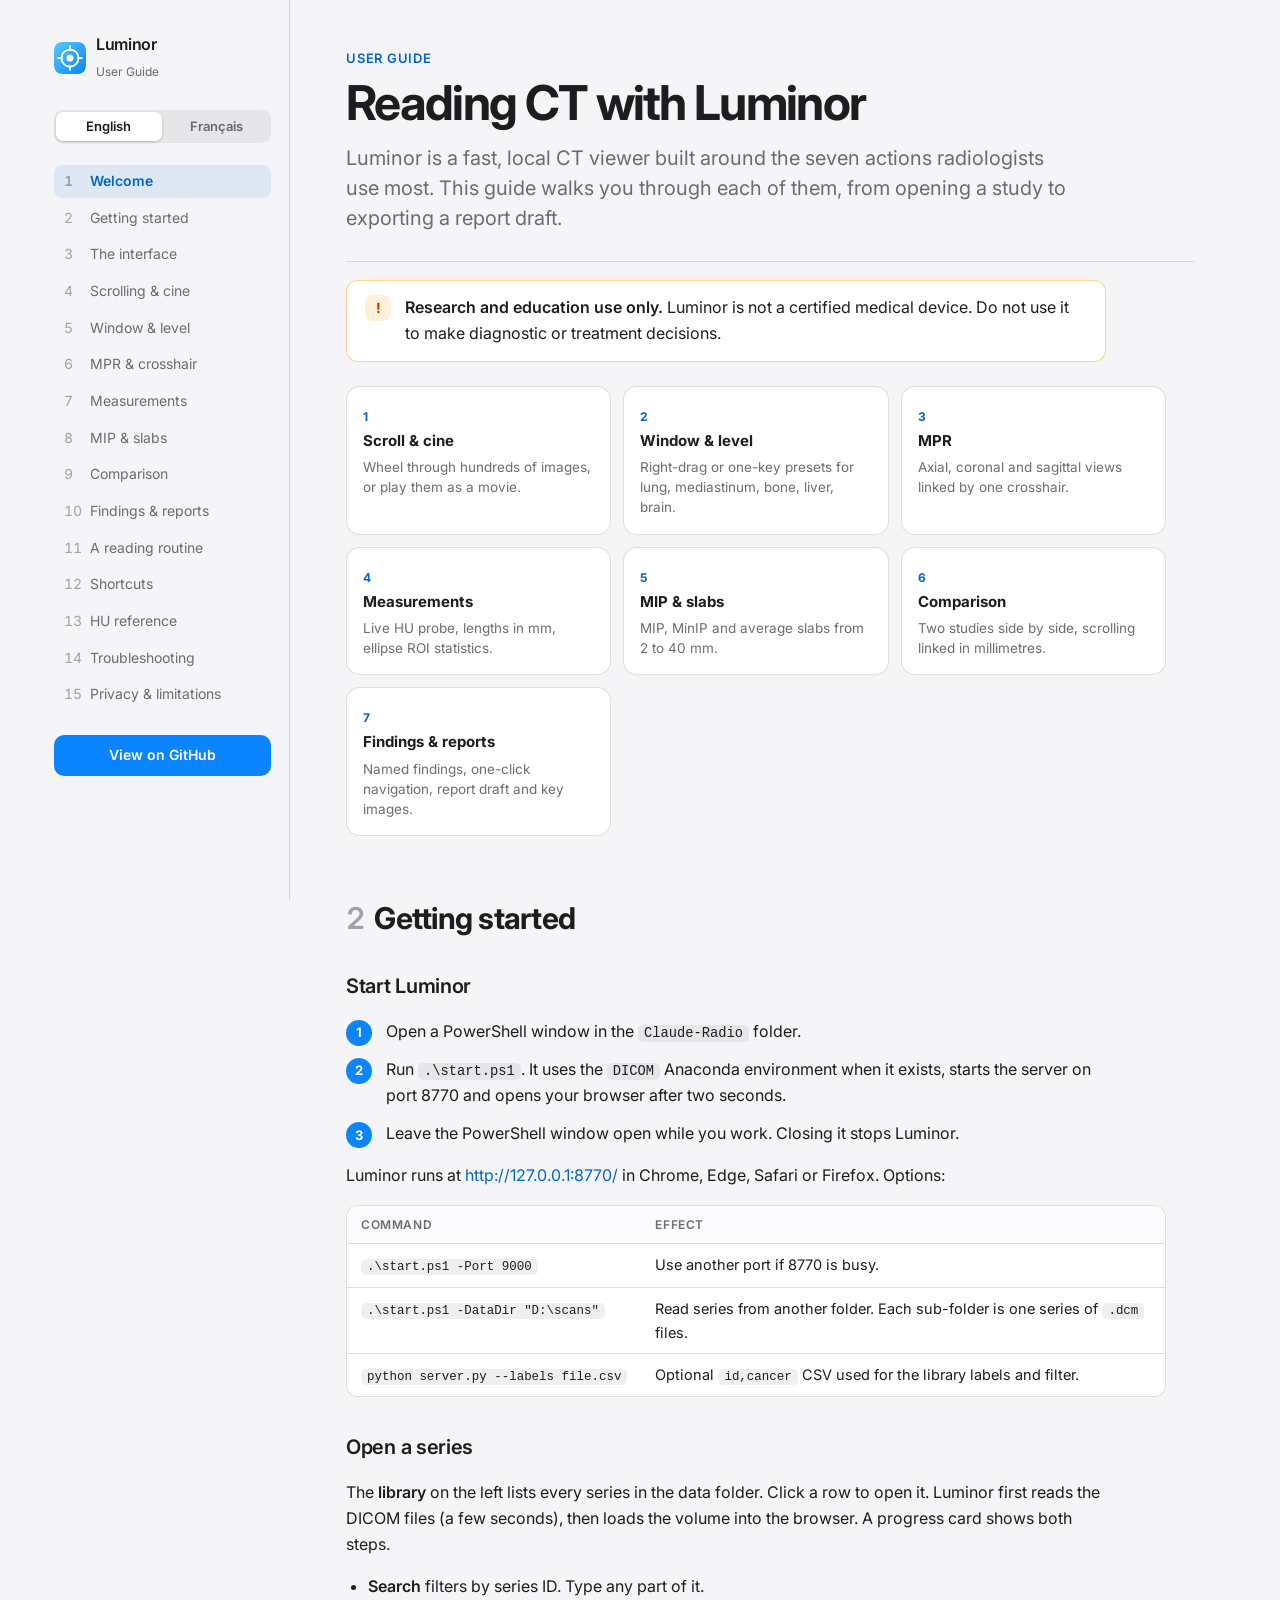
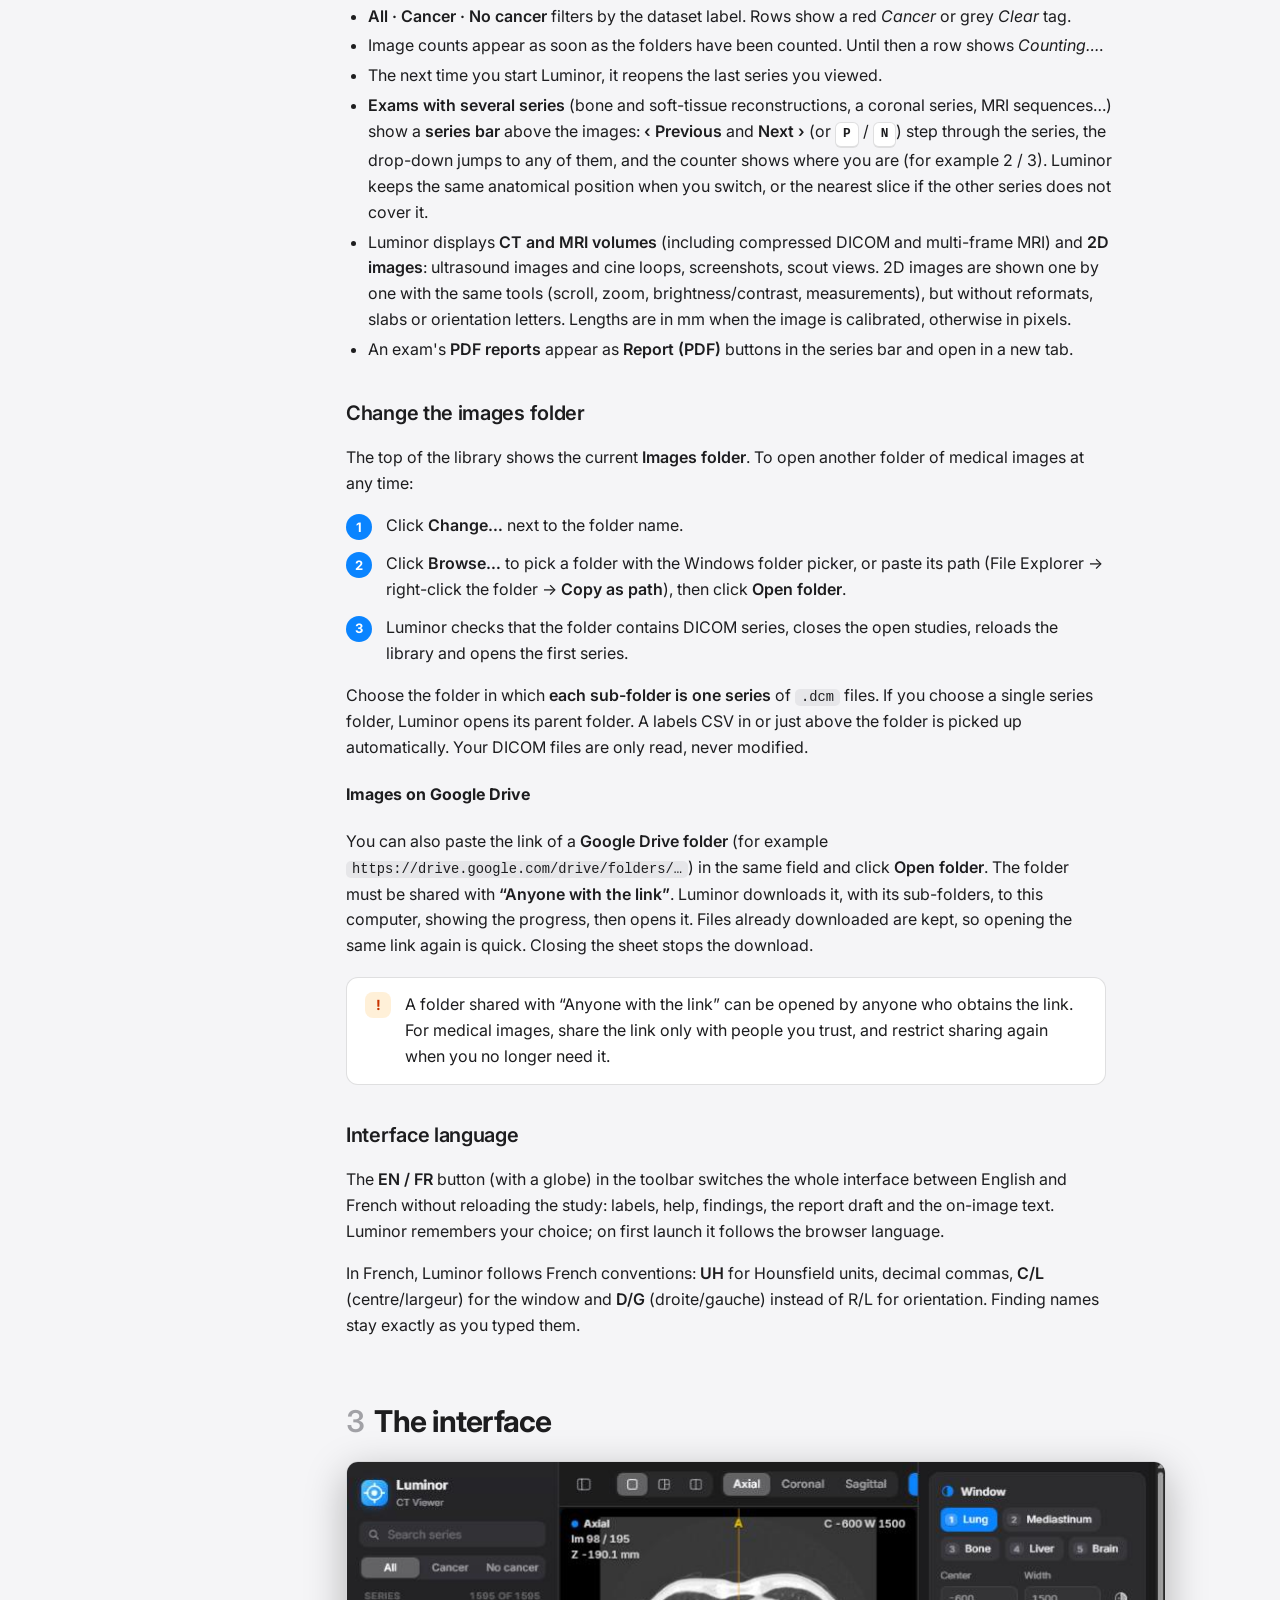
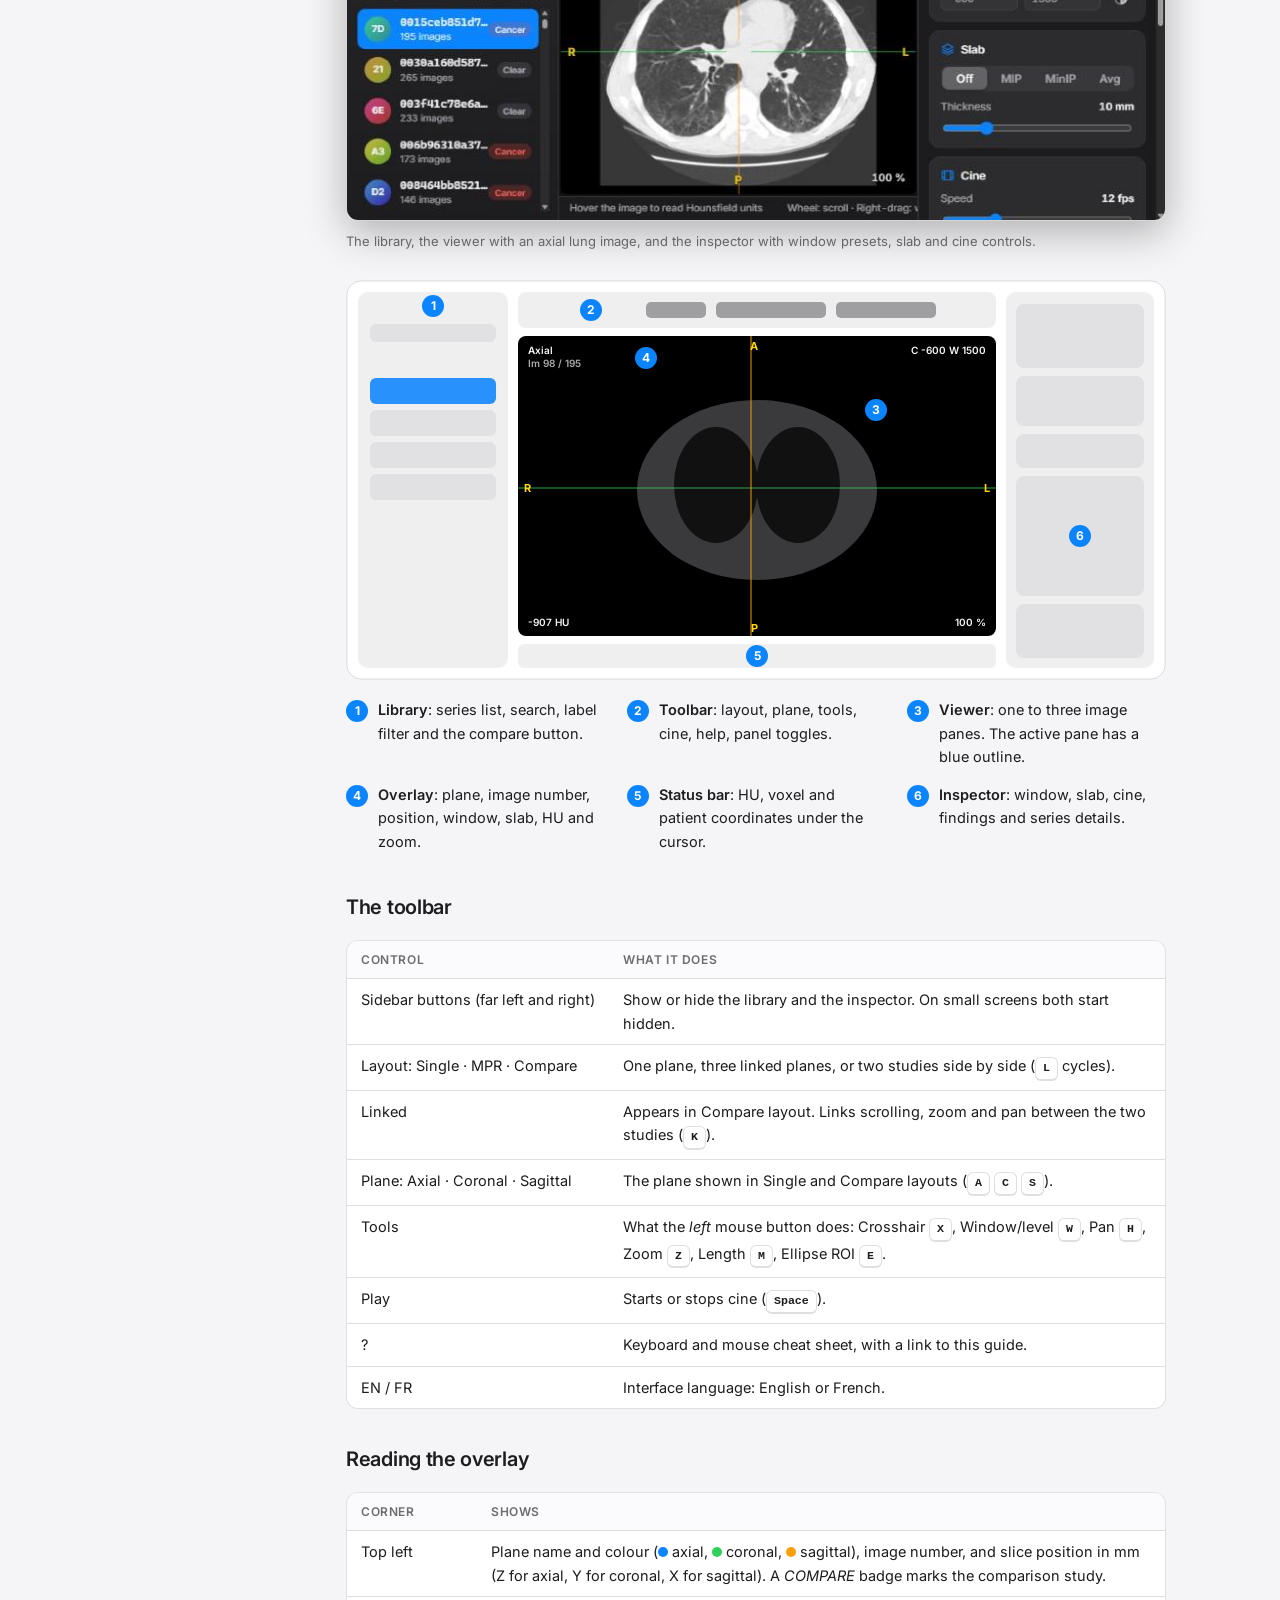
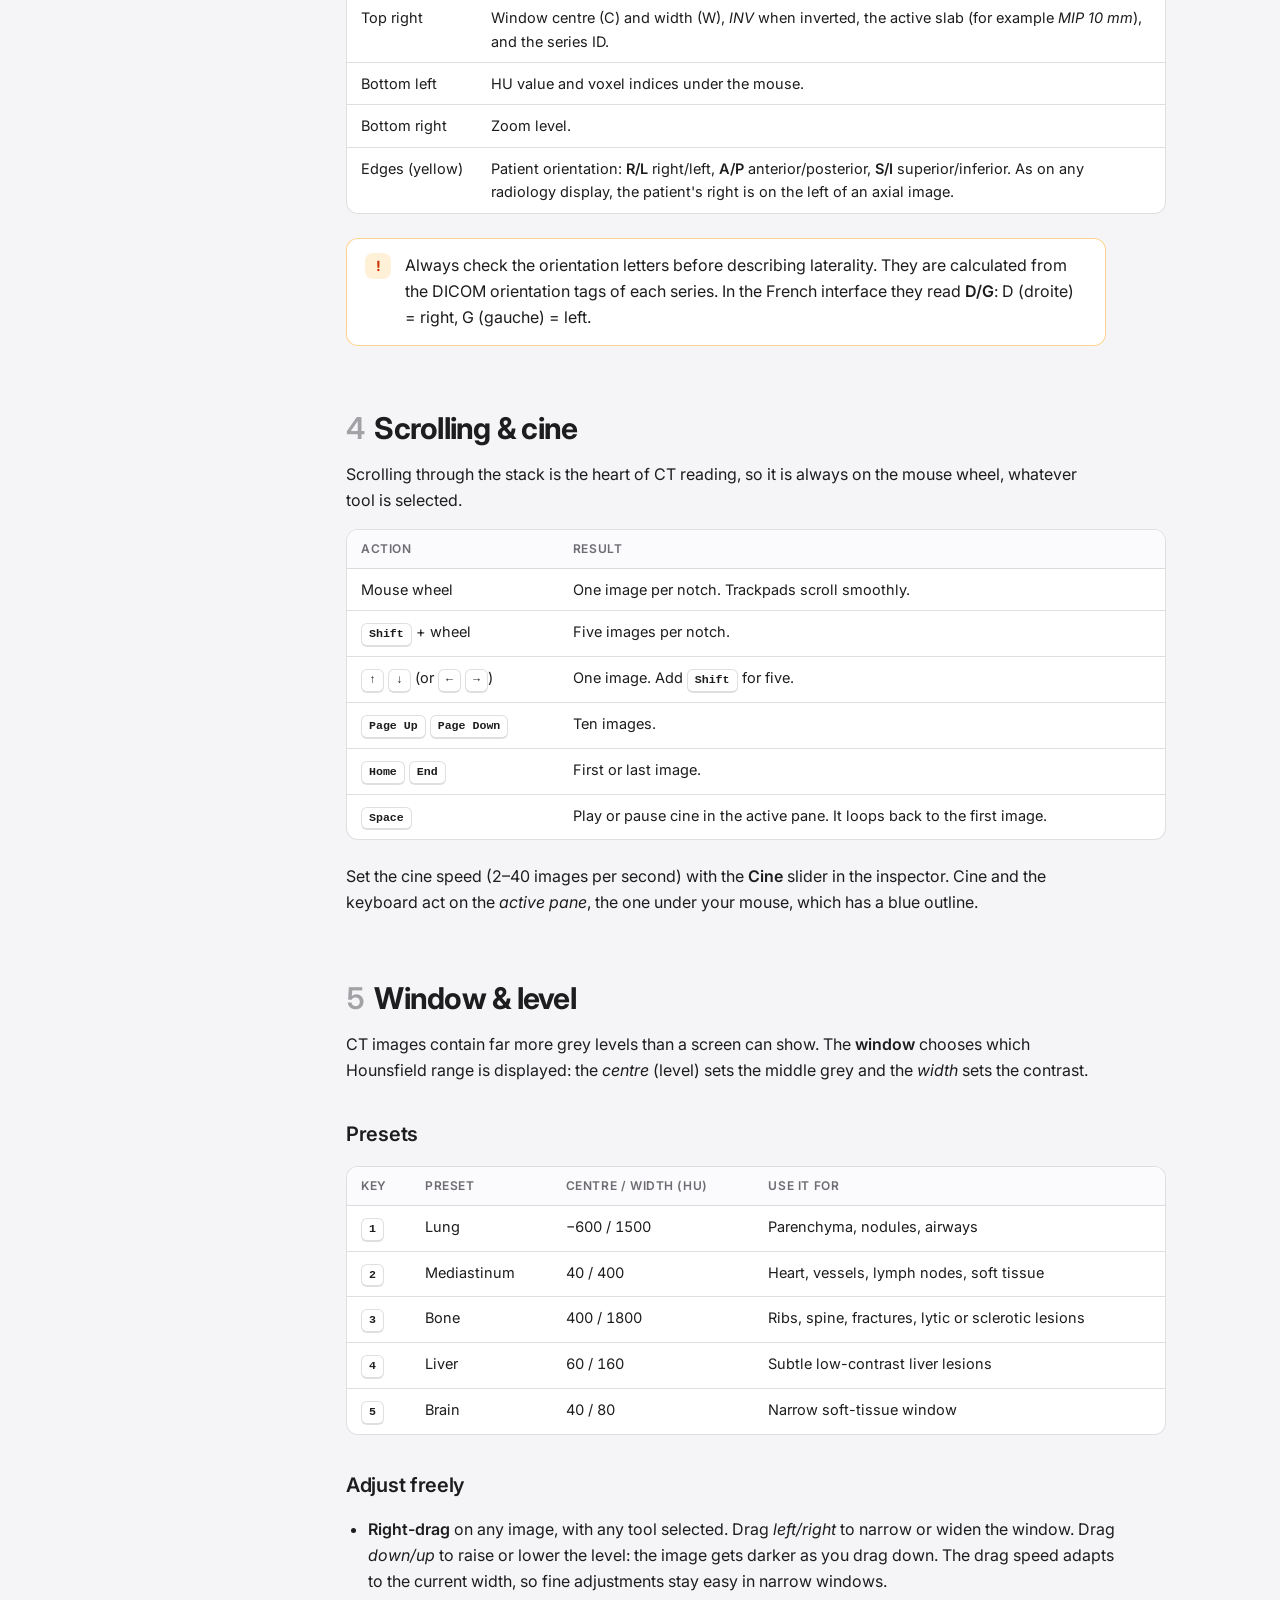
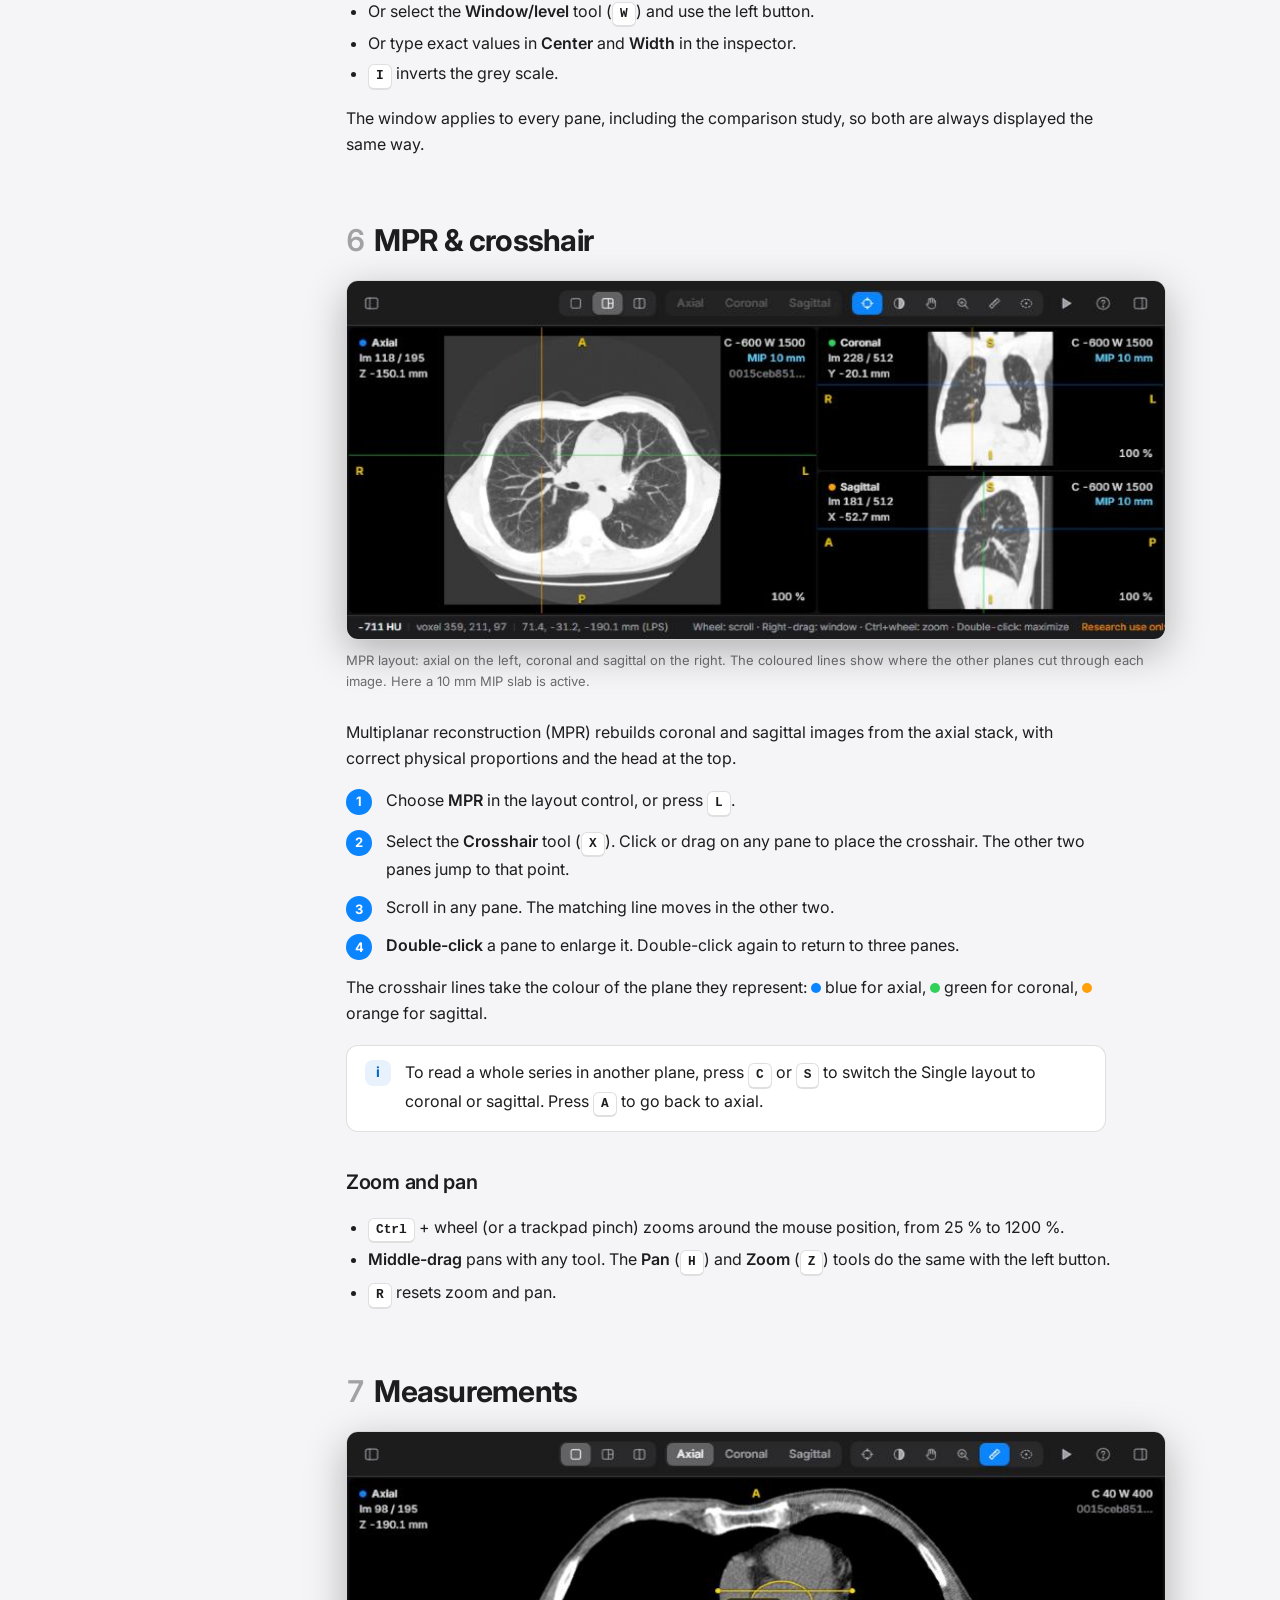
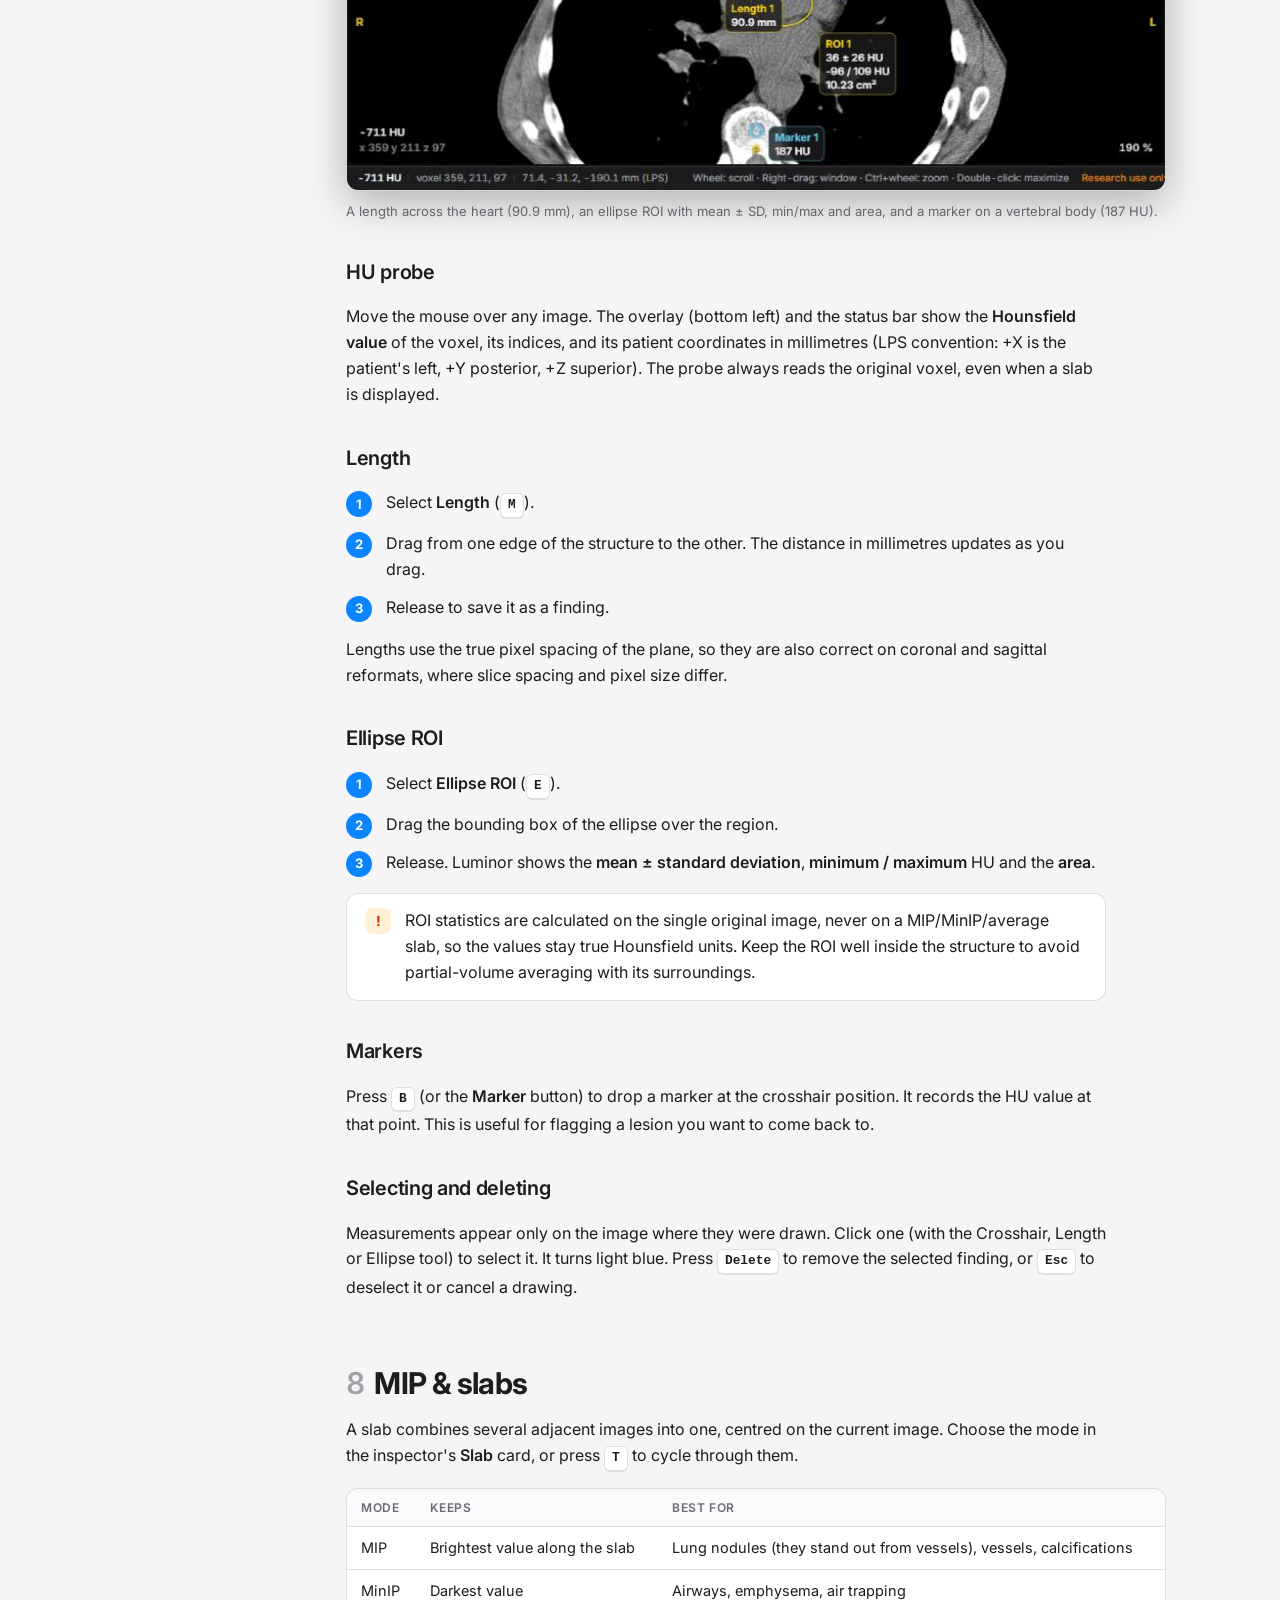
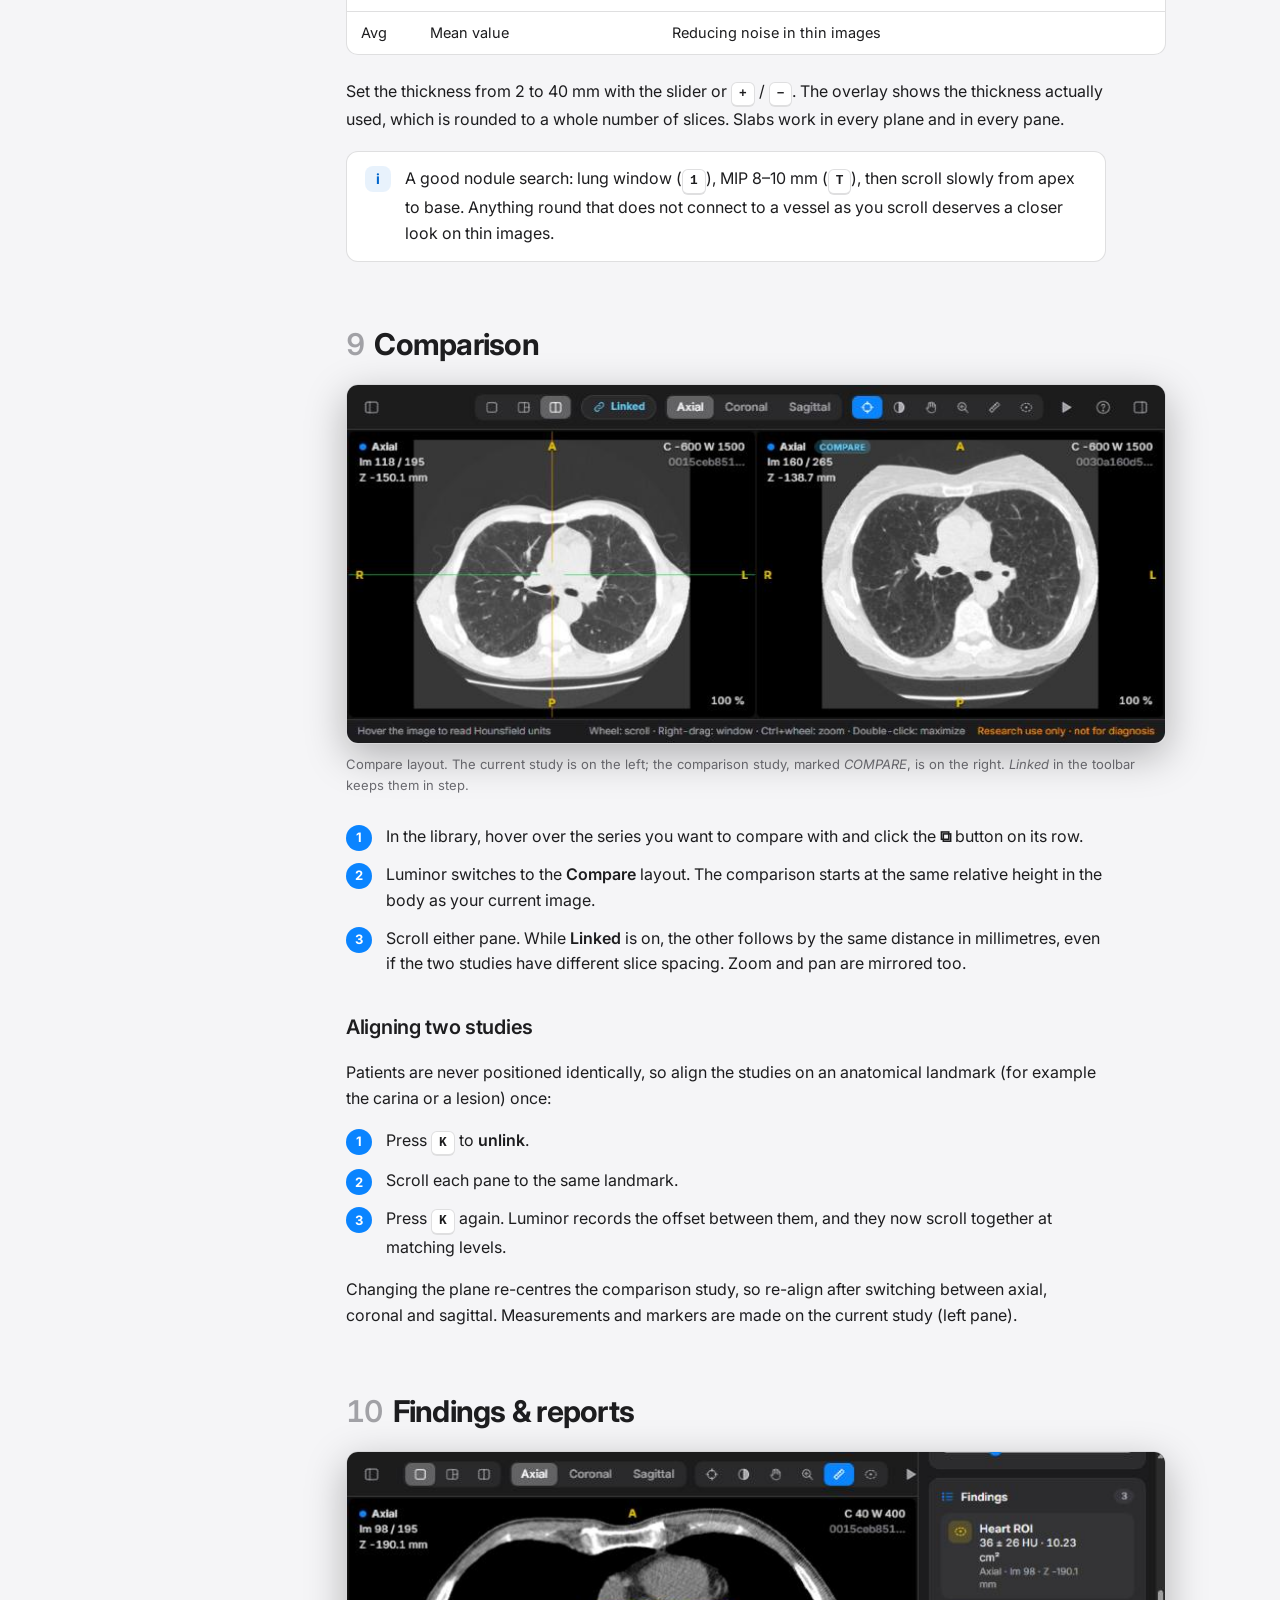
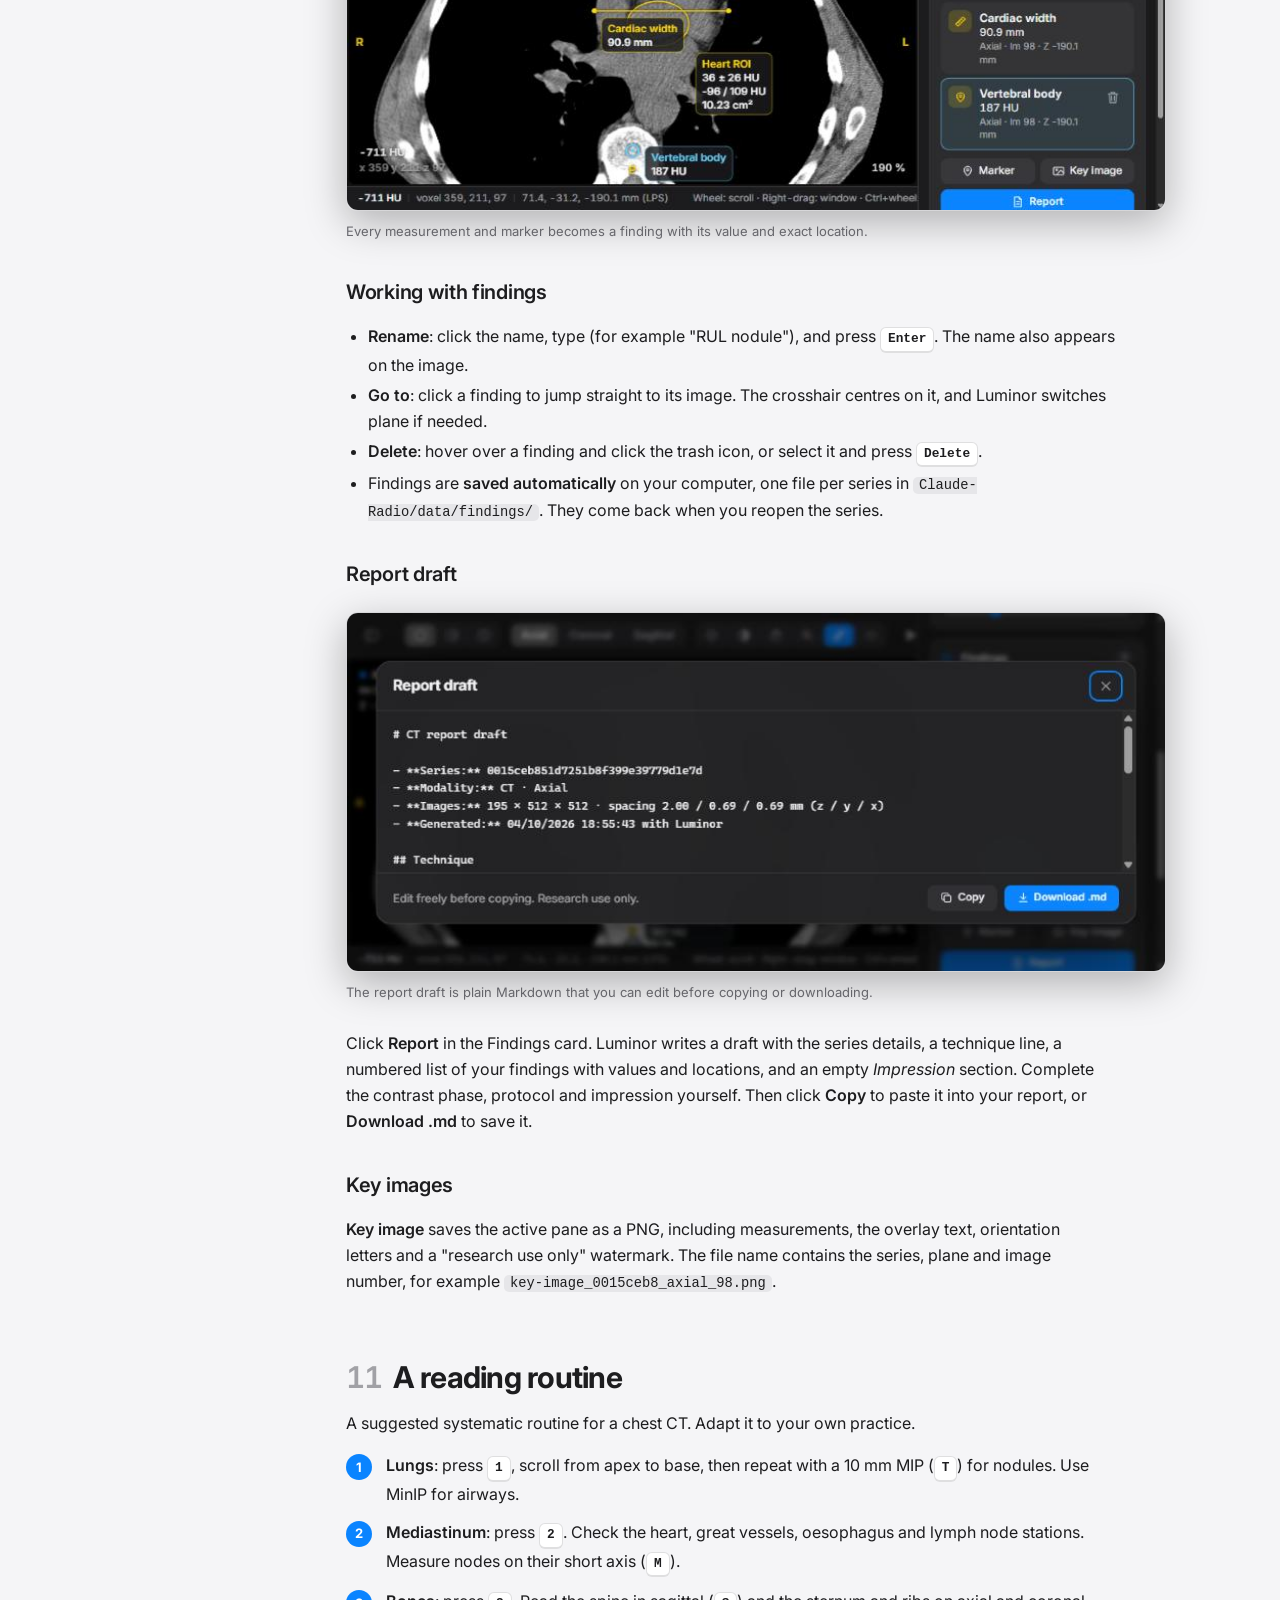
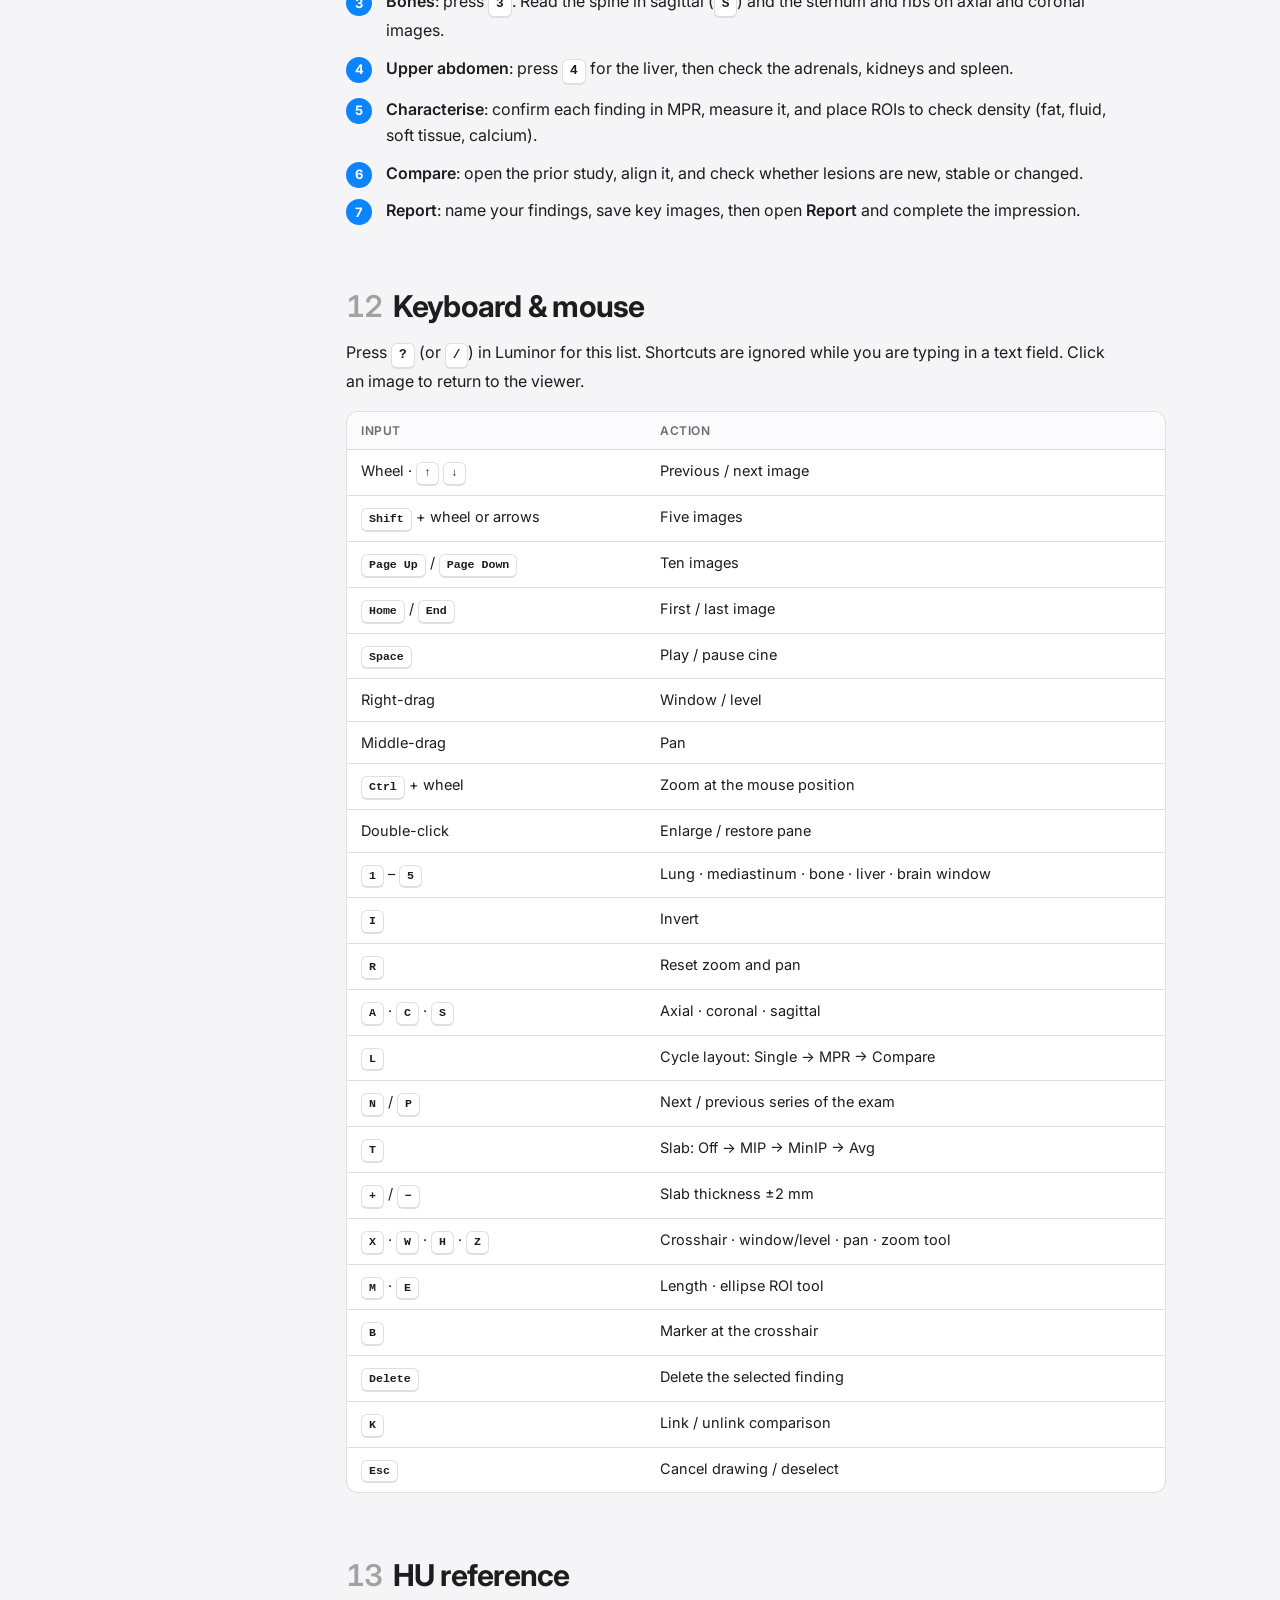
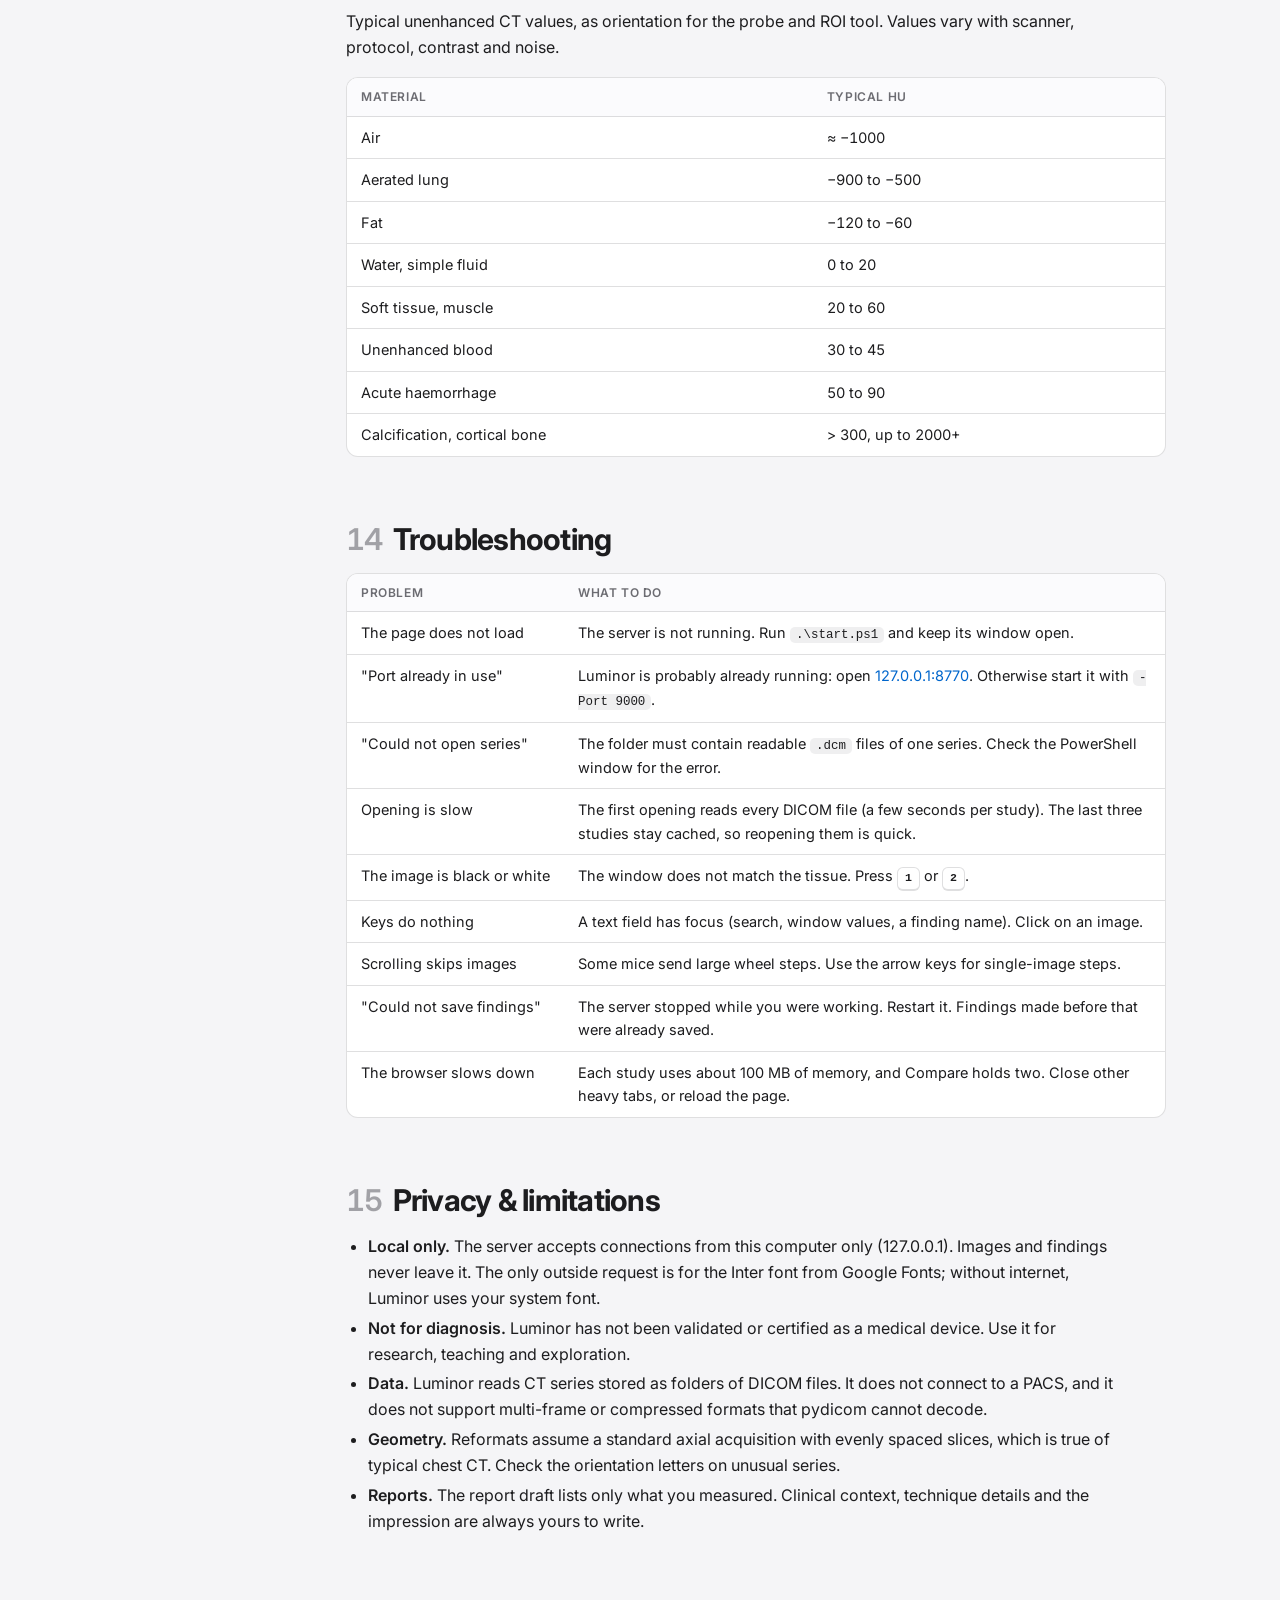
<file: docs/guide.html>
<!doctype html>
<html lang="en">
<head>
<meta charset="utf-8">
<meta name="viewport" content="width=device-width, initial-scale=1">
<title>Luminor User Guide</title>
<meta name="description" content="How to read CT studies with Luminor: navigation, windowing, MPR, measurements, slabs, comparison, findings and reporting.">
<link rel="icon" href="favicon.svg" type="image/svg+xml">
<link rel="preconnect" href="https://fonts.googleapis.com">
<link rel="preconnect" href="https://fonts.gstatic.com" crossorigin>
<link href="https://fonts.googleapis.com/css2?family=Inter:wght@400;500;600;700&display=swap" rel="stylesheet">
<link rel="stylesheet" href="guide.css">
</head>
<body>
<div class="layout">
<nav class="toc" aria-label="Contents">
  <a class="brand" href="index.html"><img src="favicon.svg" alt=""><div><strong>Luminor</strong><span>User Guide</span></div></a>
  <div class="lang" aria-label="Language"><a href="guide.html" hreflang="en" aria-current="page">English</a><a href="guide-fr.html" hreflang="fr">Français</a></div>
  <ol>
    <li><a href="#welcome">Welcome</a></li>
    <li><a href="#start">Getting started</a></li>
    <li><a href="#tour">The interface</a></li>
    <li><a href="#navigate">Scrolling &amp; cine</a></li>
    <li><a href="#window">Window &amp; level</a></li>
    <li><a href="#mpr">MPR &amp; crosshair</a></li>
    <li><a href="#measure">Measurements</a></li>
    <li><a href="#slab">MIP &amp; slabs</a></li>
    <li><a href="#compare">Comparison</a></li>
    <li><a href="#findings">Findings &amp; reports</a></li>
    <li><a href="#workflow">A reading routine</a></li>
    <li><a href="#shortcuts">Shortcuts</a></li>
    <li><a href="#reference">HU reference</a></li>
    <li><a href="#troubleshooting">Troubleshooting</a></li>
    <li><a href="#limits">Privacy &amp; limitations</a></li>
  </ol>
  <a class="open-app app-link" href="/" data-remote-label="View on GitHub">Open Luminor</a>
</nav>

<main>
<header class="hero" id="welcome">
  <div class="eyebrow">User Guide</div>
  <h1>Reading CT with Luminor</h1>
  <p class="lede">Luminor is a fast, local CT viewer built around the seven actions radiologists use most. This guide walks you through each of them, from opening a study to exporting a report draft.</p>
</header>

<div class="callout safety" role="note">
  <span class="ic">!</span>
  <p><strong>Research and education use only.</strong> Luminor is not a certified medical device. Do not use it to make diagnostic or treatment decisions.</p>
</div>

<div class="feature-grid">
  <div class="feature"><i>1</i><b>Scroll &amp; cine</b><span>Wheel through hundreds of images, or play them as a movie.</span></div>
  <div class="feature"><i>2</i><b>Window &amp; level</b><span>Right-drag or one-key presets for lung, mediastinum, bone, liver, brain.</span></div>
  <div class="feature"><i>3</i><b>MPR</b><span>Axial, coronal and sagittal views linked by one crosshair.</span></div>
  <div class="feature"><i>4</i><b>Measurements</b><span>Live HU probe, lengths in mm, ellipse ROI statistics.</span></div>
  <div class="feature"><i>5</i><b>MIP &amp; slabs</b><span>MIP, MinIP and average slabs from 2 to 40 mm.</span></div>
  <div class="feature"><i>6</i><b>Comparison</b><span>Two studies side by side, scrolling linked in millimetres.</span></div>
  <div class="feature"><i>7</i><b>Findings &amp; reports</b><span>Named findings, one-click navigation, report draft and key images.</span></div>
</div>

<!-- ===================================================================== -->
<h2 id="start"><span class="num">2</span>Getting started</h2>

<h3>Start Luminor</h3>
<ol class="steps">
  <li>Open a PowerShell window in the <code>Claude-Radio</code> folder.</li>
  <li>Run <code>.\start.ps1</code>. It uses the <code>DICOM</code> Anaconda environment when it exists, starts the server on port 8770 and opens your browser after two seconds.</li>
  <li>Leave the PowerShell window open while you work. Closing it stops Luminor.</li>
</ol>
<p>Luminor runs at <a href="http://127.0.0.1:8770/">http://127.0.0.1:8770/</a> in Chrome, Edge, Safari or Firefox. Options:</p>
<table>
  <thead><tr><th>Command</th><th>Effect</th></tr></thead>
  <tbody>
    <tr><td><code>.\start.ps1 -Port 9000</code></td><td>Use another port if 8770 is busy.</td></tr>
    <tr><td><code>.\start.ps1 -DataDir "D:\scans"</code></td><td>Read series from another folder. Each sub-folder is one series of <code>.dcm</code> files.</td></tr>
    <tr><td><code>python server.py --labels file.csv</code></td><td>Optional <code>id,cancer</code> CSV used for the library labels and filter.</td></tr>
  </tbody>
</table>

<h3>Open a series</h3>
<p>The <strong>library</strong> on the left lists every series in the data folder. Click a row to open it. Luminor first reads the DICOM files (a few seconds), then loads the volume into the browser. A progress card shows both steps.</p>
<ul>
  <li><strong>Search</strong> filters by series ID. Type any part of it.</li>
  <li><strong>All · Cancer · No cancer</strong> filters by the dataset label. Rows show a red <em>Cancer</em> or grey <em>Clear</em> tag.</li>
  <li>Image counts appear as soon as the folders have been counted. Until then a row shows <em>Counting…</em>.</li>
  <li>The next time you start Luminor, it reopens the last series you viewed.</li>
  <li><strong>Exams with several series</strong> (bone and soft-tissue reconstructions, a coronal series, MRI sequences…) show a <strong>series bar</strong> above the images: <strong>‹ Previous</strong> and <strong>Next ›</strong> (or <kbd>P</kbd> / <kbd>N</kbd>) step through the series, the drop-down jumps to any of them, and the counter shows where you are (for example 2 / 3). Luminor keeps the same anatomical position when you switch, or the nearest slice if the other series does not cover it.</li>
  <li>Luminor displays <strong>CT and MRI volumes</strong> (including compressed DICOM and multi-frame MRI) and <strong>2D images</strong>: ultrasound images and cine loops, screenshots, scout views. 2D images are shown one by one with the same tools (scroll, zoom, brightness/contrast, measurements), but without reformats, slabs or orientation letters. Lengths are in mm when the image is calibrated, otherwise in pixels.</li>
  <li>An exam's <strong>PDF reports</strong> appear as <strong>Report (PDF)</strong> buttons in the series bar and open in a new tab.</li>
</ul>

<h3 id="folder">Change the images folder</h3>
<p>The top of the library shows the current <strong>Images folder</strong>. To open another folder of medical images at any time:</p>
<ol class="steps">
  <li>Click <strong>Change…</strong> next to the folder name.</li>
  <li>Click <strong>Browse…</strong> to pick a folder with the Windows folder picker, or paste its path (File Explorer → right-click the folder → <strong>Copy as path</strong>), then click <strong>Open folder</strong>.</li>
  <li>Luminor checks that the folder contains DICOM series, closes the open studies, reloads the library and opens the first series.</li>
</ol>
<p>Choose the folder in which <strong>each sub-folder is one series</strong> of <code>.dcm</code> files. If you choose a single series folder, Luminor opens its parent folder. A labels CSV in or just above the folder is picked up automatically. Your DICOM files are only read, never modified.</p>
<h4>Images on Google Drive</h4>
<p>You can also paste the link of a <strong>Google Drive folder</strong> (for example <code>https://drive.google.com/drive/folders/…</code>) in the same field and click <strong>Open folder</strong>. The folder must be shared with <strong>“Anyone with the link”</strong>. Luminor downloads it, with its sub-folders, to this computer, showing the progress, then opens it. Files already downloaded are kept, so opening the same link again is quick. Closing the sheet stops the download.</p>
<div class="callout warn"><span class="ic">!</span><p>A folder shared with “Anyone with the link” can be opened by anyone who obtains the link. For medical images, share the link only with people you trust, and restrict sharing again when you no longer need it.</p></div>

<h3 id="language">Interface language</h3>
<p>The <strong>EN / FR</strong> button (with a globe) in the toolbar switches the whole interface between English and French without reloading the study: labels, help, findings, the report draft and the on-image text. Luminor remembers your choice; on first launch it follows the browser language.</p>
<p>In French, Luminor follows French conventions: <strong>UH</strong> for Hounsfield units, decimal commas, <strong>C/L</strong> (centre/largeur) for the window and <strong>D/G</strong> (droite/gauche) instead of R/L for orientation. Finding names stay exactly as you typed them.</p>

<!-- ===================================================================== -->
<h2 id="tour"><span class="num">3</span>The interface</h2>
<figure>
  <img src="guide-assets/overview.jpg" alt="Luminor with the library on the left, an axial lung image in the centre and the inspector on the right" width="800" height="360">
  <figcaption>The library, the viewer with an axial lung image, and the inspector with window presets, slab and cine controls.</figcaption>
</figure>

<div class="diagram" role="img" aria-label="Diagram of the Luminor window with numbered areas">
<svg viewBox="0 0 820 400" xmlns="http://www.w3.org/2000/svg" font-family="Inter, -apple-system, Segoe UI, sans-serif">
  <rect x="1" y="1" width="818" height="398" rx="14" fill="var(--surface)" stroke="var(--sep)"/>
  <!-- library -->
  <rect x="12" y="12" width="150" height="376" rx="10" fill="var(--fill)"/>
  <rect x="24" y="44" width="126" height="18" rx="6" fill="var(--fill)"/>
  <g fill="var(--fill)"><rect x="24" y="98" width="126" height="26" rx="6"/><rect x="24" y="130" width="126" height="26" rx="6"/><rect x="24" y="162" width="126" height="26" rx="6"/><rect x="24" y="194" width="126" height="26" rx="6"/></g>
  <rect x="24" y="98" width="126" height="26" rx="6" fill="var(--accent)" opacity=".85"/>
  <!-- toolbar -->
  <rect x="172" y="12" width="478" height="36" rx="8" fill="var(--fill)"/>
  <g fill="var(--text-3)"><rect x="300" y="22" width="60" height="16" rx="5"/><rect x="370" y="22" width="110" height="16" rx="5"/><rect x="490" y="22" width="100" height="16" rx="5"/></g>
  <!-- viewer -->
  <rect x="172" y="56" width="478" height="300" rx="8" fill="#000"/>
  <ellipse cx="411" cy="210" rx="120" ry="90" fill="#3a3a3c"/>
  <ellipse cx="370" cy="205" rx="42" ry="58" fill="#111"/><ellipse cx="452" cy="205" rx="42" ry="58" fill="#111"/>
  <line x1="172" y1="208" x2="650" y2="208" stroke="var(--coronal)" stroke-width="1.2" opacity=".8"/>
  <line x1="405" y1="56" x2="405" y2="356" stroke="var(--sagittal)" stroke-width="1.2" opacity=".8"/>
  <g fill="#f5f5f7" font-size="10" font-weight="600"><text x="182" y="74">Axial</text><text x="182" y="87" fill="#aaa">Im 98 / 195</text><text x="640" y="74" text-anchor="end">C -600 W 1500</text><text x="182" y="346">-907 HU</text><text x="640" y="346" text-anchor="end">100 %</text></g>
  <g fill="#ffd60a" font-size="11" font-weight="700"><text x="408" y="70" text-anchor="middle">A</text><text x="408" y="352" text-anchor="middle">P</text><text x="178" y="212">R</text><text x="644" y="212" text-anchor="end">L</text></g>
  <!-- status -->
  <rect x="172" y="364" width="478" height="24" rx="6" fill="var(--fill)"/>
  <!-- inspector -->
  <rect x="660" y="12" width="148" height="376" rx="10" fill="var(--fill)"/>
  <g fill="var(--fill)"><rect x="670" y="24" width="128" height="64" rx="8"/><rect x="670" y="96" width="128" height="50" rx="8"/><rect x="670" y="154" width="128" height="34" rx="8"/><rect x="670" y="196" width="128" height="120" rx="8"/><rect x="670" y="324" width="128" height="54" rx="8"/></g>
  <!-- callouts -->
  <g font-size="12" font-weight="700" fill="#fff" text-anchor="middle">
    <circle cx="87" cy="26" r="11" fill="var(--accent)"/><text x="87" y="30">1</text>
    <circle cx="245" cy="30" r="11" fill="var(--accent)"/><text x="245" y="34">2</text>
    <circle cx="530" cy="130" r="11" fill="var(--accent)"/><text x="530" y="134">3</text>
    <circle cx="300" cy="78" r="11" fill="var(--accent)"/><text x="300" y="82">4</text>
    <circle cx="411" cy="376" r="11" fill="var(--accent)"/><text x="411" y="380">5</text>
    <circle cx="734" cy="256" r="11" fill="var(--accent)"/><text x="734" y="260">6</text>
  </g>
</svg>
</div>
<ul class="legend">
  <li><span class="badge-n">1</span><span><strong>Library</strong>: series list, search, label filter and the compare button.</span></li>
  <li><span class="badge-n">2</span><span><strong>Toolbar</strong>: layout, plane, tools, cine, help, panel toggles.</span></li>
  <li><span class="badge-n">3</span><span><strong>Viewer</strong>: one to three image panes. The active pane has a blue outline.</span></li>
  <li><span class="badge-n">4</span><span><strong>Overlay</strong>: plane, image number, position, window, slab, HU and zoom.</span></li>
  <li><span class="badge-n">5</span><span><strong>Status bar</strong>: HU, voxel and patient coordinates under the cursor.</span></li>
  <li><span class="badge-n">6</span><span><strong>Inspector</strong>: window, slab, cine, findings and series details.</span></li>
</ul>

<h3>The toolbar</h3>
<table>
  <thead><tr><th>Control</th><th>What it does</th></tr></thead>
  <tbody>
    <tr><td>Sidebar buttons (far left and right)</td><td>Show or hide the library and the inspector. On small screens both start hidden.</td></tr>
    <tr><td>Layout: Single · MPR · Compare</td><td>One plane, three linked planes, or two studies side by side (<kbd>L</kbd> cycles).</td></tr>
    <tr><td>Linked</td><td>Appears in Compare layout. Links scrolling, zoom and pan between the two studies (<kbd>K</kbd>).</td></tr>
    <tr><td>Plane: Axial · Coronal · Sagittal</td><td>The plane shown in Single and Compare layouts (<kbd>A</kbd> <kbd>C</kbd> <kbd>S</kbd>).</td></tr>
    <tr><td>Tools</td><td>What the <em>left</em> mouse button does: Crosshair <kbd>X</kbd>, Window/level <kbd>W</kbd>, Pan <kbd>H</kbd>, Zoom <kbd>Z</kbd>, Length <kbd>M</kbd>, Ellipse ROI <kbd>E</kbd>.</td></tr>
    <tr><td>Play</td><td>Starts or stops cine (<kbd>Space</kbd>).</td></tr>
    <tr><td>?</td><td>Keyboard and mouse cheat sheet, with a link to this guide.</td></tr>
    <tr><td>EN / FR</td><td>Interface language: English or French.</td></tr>
  </tbody>
</table>

<h3>Reading the overlay</h3>
<table>
  <thead><tr><th>Corner</th><th>Shows</th></tr></thead>
  <tbody>
    <tr><td>Top left</td><td>Plane name and colour (<span class="dot" style="background:var(--axial)"></span>axial, <span class="dot" style="background:var(--coronal)"></span>coronal, <span class="dot" style="background:var(--sagittal)"></span>sagittal), image number, and slice position in mm (Z for axial, Y for coronal, X for sagittal). A <em>COMPARE</em> badge marks the comparison study.</td></tr>
    <tr><td>Top right</td><td>Window centre (C) and width (W), <em>INV</em> when inverted, the active slab (for example <em>MIP 10 mm</em>), and the series ID.</td></tr>
    <tr><td>Bottom left</td><td>HU value and voxel indices under the mouse.</td></tr>
    <tr><td>Bottom right</td><td>Zoom level.</td></tr>
    <tr><td>Edges (yellow)</td><td>Patient orientation: <strong>R/L</strong> right/left, <strong>A/P</strong> anterior/posterior, <strong>S/I</strong> superior/inferior. As on any radiology display, the patient's right is on the left of an axial image.</td></tr>
  </tbody>
</table>
<div class="callout safety"><span class="ic">!</span><p>Always check the orientation letters before describing laterality. They are calculated from the DICOM orientation tags of each series. In the French interface they read <strong>D/G</strong>: D (droite) = right, G (gauche) = left.</p></div>

<!-- ===================================================================== -->
<h2 id="navigate"><span class="num">4</span>Scrolling &amp; cine</h2>
<p>Scrolling through the stack is the heart of CT reading, so it is always on the mouse wheel, whatever tool is selected.</p>
<table>
  <thead><tr><th>Action</th><th>Result</th></tr></thead>
  <tbody>
    <tr><td>Mouse wheel</td><td>One image per notch. Trackpads scroll smoothly.</td></tr>
    <tr><td><kbd>Shift</kbd> + wheel</td><td>Five images per notch.</td></tr>
    <tr><td><kbd>↑</kbd> <kbd>↓</kbd> (or <kbd>←</kbd> <kbd>→</kbd>)</td><td>One image. Add <kbd>Shift</kbd> for five.</td></tr>
    <tr><td><kbd>Page Up</kbd> <kbd>Page Down</kbd></td><td>Ten images.</td></tr>
    <tr><td><kbd>Home</kbd> <kbd>End</kbd></td><td>First or last image.</td></tr>
    <tr><td><kbd>Space</kbd></td><td>Play or pause cine in the active pane. It loops back to the first image.</td></tr>
  </tbody>
</table>
<p>Set the cine speed (2–40 images per second) with the <strong>Cine</strong> slider in the inspector. Cine and the keyboard act on the <em>active pane</em>, the one under your mouse, which has a blue outline.</p>

<!-- ===================================================================== -->
<h2 id="window"><span class="num">5</span>Window &amp; level</h2>
<p>CT images contain far more grey levels than a screen can show. The <strong>window</strong> chooses which Hounsfield range is displayed: the <em>centre</em> (level) sets the middle grey and the <em>width</em> sets the contrast.</p>
<h3>Presets</h3>
<table>
  <thead><tr><th>Key</th><th>Preset</th><th class="num-col">Centre / width (HU)</th><th>Use it for</th></tr></thead>
  <tbody>
    <tr><td><kbd>1</kbd></td><td>Lung</td><td class="num-col">−600 / 1500</td><td>Parenchyma, nodules, airways</td></tr>
    <tr><td><kbd>2</kbd></td><td>Mediastinum</td><td class="num-col">40 / 400</td><td>Heart, vessels, lymph nodes, soft tissue</td></tr>
    <tr><td><kbd>3</kbd></td><td>Bone</td><td class="num-col">400 / 1800</td><td>Ribs, spine, fractures, lytic or sclerotic lesions</td></tr>
    <tr><td><kbd>4</kbd></td><td>Liver</td><td class="num-col">60 / 160</td><td>Subtle low-contrast liver lesions</td></tr>
    <tr><td><kbd>5</kbd></td><td>Brain</td><td class="num-col">40 / 80</td><td>Narrow soft-tissue window</td></tr>
  </tbody>
</table>
<h3>Adjust freely</h3>
<ul>
  <li><strong>Right-drag</strong> on any image, with any tool selected. Drag <em>left/right</em> to narrow or widen the window. Drag <em>down/up</em> to raise or lower the level: the image gets darker as you drag down. The drag speed adapts to the current width, so fine adjustments stay easy in narrow windows.</li>
  <li>Or select the <strong>Window/level</strong> tool (<kbd>W</kbd>) and use the left button.</li>
  <li>Or type exact values in <strong>Center</strong> and <strong>Width</strong> in the inspector.</li>
  <li><kbd>I</kbd> inverts the grey scale.</li>
</ul>
<p>The window applies to every pane, including the comparison study, so both are always displayed the same way.</p>

<!-- ===================================================================== -->
<h2 id="mpr"><span class="num">6</span>MPR &amp; crosshair</h2>
<figure>
  <img src="guide-assets/mpr.jpg" alt="MPR layout with axial, coronal and sagittal panes and a coloured crosshair, with 10 mm MIP slabs" width="800" height="360">
  <figcaption>MPR layout: axial on the left, coronal and sagittal on the right. The coloured lines show where the other planes cut through each image. Here a 10 mm MIP slab is active.</figcaption>
</figure>
<p>Multiplanar reconstruction (MPR) rebuilds coronal and sagittal images from the axial stack, with correct physical proportions and the head at the top.</p>
<ol class="steps">
  <li>Choose <strong>MPR</strong> in the layout control, or press <kbd>L</kbd>.</li>
  <li>Select the <strong>Crosshair</strong> tool (<kbd>X</kbd>). Click or drag on any pane to place the crosshair. The other two panes jump to that point.</li>
  <li>Scroll in any pane. The matching line moves in the other two.</li>
  <li><strong>Double-click</strong> a pane to enlarge it. Double-click again to return to three panes.</li>
</ol>
<p>The crosshair lines take the colour of the plane they represent: <span class="dot" style="background:var(--axial)"></span>blue for axial, <span class="dot" style="background:var(--coronal)"></span>green for coronal, <span class="dot" style="background:var(--sagittal)"></span>orange for sagittal.</p>
<div class="callout tip"><span class="ic">i</span><p>To read a whole series in another plane, press <kbd>C</kbd> or <kbd>S</kbd> to switch the Single layout to coronal or sagittal. Press <kbd>A</kbd> to go back to axial.</p></div>

<h3>Zoom and pan</h3>
<ul>
  <li><kbd>Ctrl</kbd> + wheel (or a trackpad pinch) zooms around the mouse position, from 25 % to 1200 %.</li>
  <li><strong>Middle-drag</strong> pans with any tool. The <strong>Pan</strong> (<kbd>H</kbd>) and <strong>Zoom</strong> (<kbd>Z</kbd>) tools do the same with the left button.</li>
  <li><kbd>R</kbd> resets zoom and pan.</li>
</ul>

<!-- ===================================================================== -->
<h2 id="measure"><span class="num">7</span>Measurements</h2>
<figure>
  <img src="guide-assets/measurements.jpg" alt="Zoomed mediastinal window with a length measurement across the heart, an ellipse ROI with HU statistics and a marker on a vertebral body" width="800" height="360">
  <figcaption>A length across the heart (90.9 mm), an ellipse ROI with mean ± SD, min/max and area, and a marker on a vertebral body (187 HU).</figcaption>
</figure>

<h3>HU probe</h3>
<p>Move the mouse over any image. The overlay (bottom left) and the status bar show the <strong>Hounsfield value</strong> of the voxel, its indices, and its patient coordinates in millimetres (LPS convention: +X is the patient's left, +Y posterior, +Z superior). The probe always reads the original voxel, even when a slab is displayed.</p>

<h3>Length</h3>
<ol class="steps">
  <li>Select <strong>Length</strong> (<kbd>M</kbd>).</li>
  <li>Drag from one edge of the structure to the other. The distance in millimetres updates as you drag.</li>
  <li>Release to save it as a finding.</li>
</ol>
<p>Lengths use the true pixel spacing of the plane, so they are also correct on coronal and sagittal reformats, where slice spacing and pixel size differ.</p>

<h3>Ellipse ROI</h3>
<ol class="steps">
  <li>Select <strong>Ellipse ROI</strong> (<kbd>E</kbd>).</li>
  <li>Drag the bounding box of the ellipse over the region.</li>
  <li>Release. Luminor shows the <strong>mean ± standard deviation</strong>, <strong>minimum / maximum</strong> HU and the <strong>area</strong>.</li>
</ol>
<div class="callout warn"><span class="ic">!</span><p>ROI statistics are calculated on the single original image, never on a MIP/MinIP/average slab, so the values stay true Hounsfield units. Keep the ROI well inside the structure to avoid partial-volume averaging with its surroundings.</p></div>

<h3>Markers</h3>
<p>Press <kbd>B</kbd> (or the <strong>Marker</strong> button) to drop a marker at the crosshair position. It records the HU value at that point. This is useful for flagging a lesion you want to come back to.</p>

<h3>Selecting and deleting</h3>
<p>Measurements appear only on the image where they were drawn. Click one (with the Crosshair, Length or Ellipse tool) to select it. It turns light blue. Press <kbd>Delete</kbd> to remove the selected finding, or <kbd>Esc</kbd> to deselect it or cancel a drawing.</p>

<!-- ===================================================================== -->
<h2 id="slab"><span class="num">8</span>MIP &amp; slabs</h2>
<p>A slab combines several adjacent images into one, centred on the current image. Choose the mode in the inspector's <strong>Slab</strong> card, or press <kbd>T</kbd> to cycle through them.</p>
<table>
  <thead><tr><th>Mode</th><th>Keeps</th><th>Best for</th></tr></thead>
  <tbody>
    <tr><td>MIP</td><td>Brightest value along the slab</td><td>Lung nodules (they stand out from vessels), vessels, calcifications</td></tr>
    <tr><td>MinIP</td><td>Darkest value</td><td>Airways, emphysema, air trapping</td></tr>
    <tr><td>Avg</td><td>Mean value</td><td>Reducing noise in thin images</td></tr>
  </tbody>
</table>
<p>Set the thickness from 2 to 40 mm with the slider or <kbd>+</kbd> / <kbd>−</kbd>. The overlay shows the thickness actually used, which is rounded to a whole number of slices. Slabs work in every plane and in every pane.</p>
<div class="callout tip"><span class="ic">i</span><p>A good nodule search: lung window (<kbd>1</kbd>), MIP 8–10 mm (<kbd>T</kbd>), then scroll slowly from apex to base. Anything round that does not connect to a vessel as you scroll deserves a closer look on thin images.</p></div>

<!-- ===================================================================== -->
<h2 id="compare"><span class="num">9</span>Comparison</h2>
<figure>
  <img src="guide-assets/compare.jpg" alt="Compare layout with two axial lung images side by side and the Linked toggle in the toolbar" width="800" height="360">
  <figcaption>Compare layout. The current study is on the left; the comparison study, marked <em>COMPARE</em>, is on the right. <em>Linked</em> in the toolbar keeps them in step.</figcaption>
</figure>
<ol class="steps">
  <li>In the library, hover over the series you want to compare with and click the <strong>⧉</strong> button on its row.</li>
  <li>Luminor switches to the <strong>Compare</strong> layout. The comparison starts at the same relative height in the body as your current image.</li>
  <li>Scroll either pane. While <strong>Linked</strong> is on, the other follows by the same distance in millimetres, even if the two studies have different slice spacing. Zoom and pan are mirrored too.</li>
</ol>
<h3>Aligning two studies</h3>
<p>Patients are never positioned identically, so align the studies on an anatomical landmark (for example the carina or a lesion) once:</p>
<ol class="steps">
  <li>Press <kbd>K</kbd> to <strong>unlink</strong>.</li>
  <li>Scroll each pane to the same landmark.</li>
  <li>Press <kbd>K</kbd> again. Luminor records the offset between them, and they now scroll together at matching levels.</li>
</ol>
<p>Changing the plane re-centres the comparison study, so re-align after switching between axial, coronal and sagittal. Measurements and markers are made on the current study (left pane).</p>

<!-- ===================================================================== -->
<h2 id="findings"><span class="num">10</span>Findings &amp; reports</h2>
<figure>
  <img src="guide-assets/findings.jpg" alt="Findings list in the inspector with a heart ROI, a cardiac width and a vertebral body marker" width="800" height="360">
  <figcaption>Every measurement and marker becomes a finding with its value and exact location.</figcaption>
</figure>
<h3>Working with findings</h3>
<ul>
  <li><strong>Rename</strong>: click the name, type (for example "RUL nodule"), and press <kbd>Enter</kbd>. The name also appears on the image.</li>
  <li><strong>Go to</strong>: click a finding to jump straight to its image. The crosshair centres on it, and Luminor switches plane if needed.</li>
  <li><strong>Delete</strong>: hover over a finding and click the trash icon, or select it and press <kbd>Delete</kbd>.</li>
  <li>Findings are <strong>saved automatically</strong> on your computer, one file per series in <code>Claude-Radio/data/findings/</code>. They come back when you reopen the series.</li>
</ul>

<h3>Report draft</h3>
<figure>
  <img src="guide-assets/report.jpg" alt="Report draft sheet with editable Markdown text and Copy and Download buttons" width="800" height="360">
  <figcaption>The report draft is plain Markdown that you can edit before copying or downloading.</figcaption>
</figure>
<p>Click <strong>Report</strong> in the Findings card. Luminor writes a draft with the series details, a technique line, a numbered list of your findings with values and locations, and an empty <em>Impression</em> section. Complete the contrast phase, protocol and impression yourself. Then click <strong>Copy</strong> to paste it into your report, or <strong>Download .md</strong> to save it.</p>

<h3>Key images</h3>
<p><strong>Key image</strong> saves the active pane as a PNG, including measurements, the overlay text, orientation letters and a "research use only" watermark. The file name contains the series, plane and image number, for example <code>key-image_0015ceb8_axial_98.png</code>.</p>

<!-- ===================================================================== -->
<h2 id="workflow"><span class="num">11</span>A reading routine</h2>
<p>A suggested systematic routine for a chest CT. Adapt it to your own practice.</p>
<ol class="steps">
  <li><strong>Lungs</strong>: press <kbd>1</kbd>, scroll from apex to base, then repeat with a 10 mm MIP (<kbd>T</kbd>) for nodules. Use MinIP for airways.</li>
  <li><strong>Mediastinum</strong>: press <kbd>2</kbd>. Check the heart, great vessels, oesophagus and lymph node stations. Measure nodes on their short axis (<kbd>M</kbd>).</li>
  <li><strong>Bones</strong>: press <kbd>3</kbd>. Read the spine in sagittal (<kbd>S</kbd>) and the sternum and ribs on axial and coronal images.</li>
  <li><strong>Upper abdomen</strong>: press <kbd>4</kbd> for the liver, then check the adrenals, kidneys and spleen.</li>
  <li><strong>Characterise</strong>: confirm each finding in MPR, measure it, and place ROIs to check density (fat, fluid, soft tissue, calcium).</li>
  <li><strong>Compare</strong>: open the prior study, align it, and check whether lesions are new, stable or changed.</li>
  <li><strong>Report</strong>: name your findings, save key images, then open <strong>Report</strong> and complete the impression.</li>
</ol>

<!-- ===================================================================== -->
<h2 id="shortcuts"><span class="num">12</span>Keyboard &amp; mouse</h2>
<p>Press <kbd>?</kbd> (or <kbd>/</kbd>) in Luminor for this list. Shortcuts are ignored while you are typing in a text field. Click an image to return to the viewer.</p>
<table>
  <thead><tr><th>Input</th><th>Action</th></tr></thead>
  <tbody>
    <tr><td>Wheel · <kbd>↑</kbd> <kbd>↓</kbd></td><td>Previous / next image</td></tr>
    <tr><td><kbd>Shift</kbd> + wheel or arrows</td><td>Five images</td></tr>
    <tr><td><kbd>Page Up</kbd> / <kbd>Page Down</kbd></td><td>Ten images</td></tr>
    <tr><td><kbd>Home</kbd> / <kbd>End</kbd></td><td>First / last image</td></tr>
    <tr><td><kbd>Space</kbd></td><td>Play / pause cine</td></tr>
    <tr><td>Right-drag</td><td>Window / level</td></tr>
    <tr><td>Middle-drag</td><td>Pan</td></tr>
    <tr><td><kbd>Ctrl</kbd> + wheel</td><td>Zoom at the mouse position</td></tr>
    <tr><td>Double-click</td><td>Enlarge / restore pane</td></tr>
    <tr><td><kbd>1</kbd> – <kbd>5</kbd></td><td>Lung · mediastinum · bone · liver · brain window</td></tr>
    <tr><td><kbd>I</kbd></td><td>Invert</td></tr>
    <tr><td><kbd>R</kbd></td><td>Reset zoom and pan</td></tr>
    <tr><td><kbd>A</kbd> · <kbd>C</kbd> · <kbd>S</kbd></td><td>Axial · coronal · sagittal</td></tr>
    <tr><td><kbd>L</kbd></td><td>Cycle layout: Single → MPR → Compare</td></tr>
    <tr><td><kbd>N</kbd> / <kbd>P</kbd></td><td>Next / previous series of the exam</td></tr>
    <tr><td><kbd>T</kbd></td><td>Slab: Off → MIP → MinIP → Avg</td></tr>
    <tr><td><kbd>+</kbd> / <kbd>−</kbd></td><td>Slab thickness ±2 mm</td></tr>
    <tr><td><kbd>X</kbd> · <kbd>W</kbd> · <kbd>H</kbd> · <kbd>Z</kbd></td><td>Crosshair · window/level · pan · zoom tool</td></tr>
    <tr><td><kbd>M</kbd> · <kbd>E</kbd></td><td>Length · ellipse ROI tool</td></tr>
    <tr><td><kbd>B</kbd></td><td>Marker at the crosshair</td></tr>
    <tr><td><kbd>Delete</kbd></td><td>Delete the selected finding</td></tr>
    <tr><td><kbd>K</kbd></td><td>Link / unlink comparison</td></tr>
    <tr><td><kbd>Esc</kbd></td><td>Cancel drawing / deselect</td></tr>
  </tbody>
</table>

<!-- ===================================================================== -->
<h2 id="reference"><span class="num">13</span>HU reference</h2>
<p>Typical unenhanced CT values, as orientation for the probe and ROI tool. Values vary with scanner, protocol, contrast and noise.</p>
<table>
  <thead><tr><th>Material</th><th class="num-col">Typical HU</th></tr></thead>
  <tbody>
    <tr><td>Air</td><td class="num-col">≈ −1000</td></tr>
    <tr><td>Aerated lung</td><td class="num-col">−900 to −500</td></tr>
    <tr><td>Fat</td><td class="num-col">−120 to −60</td></tr>
    <tr><td>Water, simple fluid</td><td class="num-col">0 to 20</td></tr>
    <tr><td>Soft tissue, muscle</td><td class="num-col">20 to 60</td></tr>
    <tr><td>Unenhanced blood</td><td class="num-col">30 to 45</td></tr>
    <tr><td>Acute haemorrhage</td><td class="num-col">50 to 90</td></tr>
    <tr><td>Calcification, cortical bone</td><td class="num-col">&gt; 300, up to 2000+</td></tr>
  </tbody>
</table>

<!-- ===================================================================== -->
<h2 id="troubleshooting"><span class="num">14</span>Troubleshooting</h2>
<table>
  <thead><tr><th>Problem</th><th>What to do</th></tr></thead>
  <tbody>
    <tr><td>The page does not load</td><td>The server is not running. Run <code>.\start.ps1</code> and keep its window open.</td></tr>
    <tr><td>"Port already in use"</td><td>Luminor is probably already running: open <a href="http://127.0.0.1:8770/">127.0.0.1:8770</a>. Otherwise start it with <code>-Port 9000</code>.</td></tr>
    <tr><td>"Could not open series"</td><td>The folder must contain readable <code>.dcm</code> files of one series. Check the PowerShell window for the error.</td></tr>
    <tr><td>Opening is slow</td><td>The first opening reads every DICOM file (a few seconds per study). The last three studies stay cached, so reopening them is quick.</td></tr>
    <tr><td>The image is black or white</td><td>The window does not match the tissue. Press <kbd>1</kbd> or <kbd>2</kbd>.</td></tr>
    <tr><td>Keys do nothing</td><td>A text field has focus (search, window values, a finding name). Click on an image.</td></tr>
    <tr><td>Scrolling skips images</td><td>Some mice send large wheel steps. Use the arrow keys for single-image steps.</td></tr>
    <tr><td>"Could not save findings"</td><td>The server stopped while you were working. Restart it. Findings made before that were already saved.</td></tr>
    <tr><td>The browser slows down</td><td>Each study uses about 100 MB of memory, and Compare holds two. Close other heavy tabs, or reload the page.</td></tr>
  </tbody>
</table>

<!-- ===================================================================== -->
<h2 id="limits"><span class="num">15</span>Privacy &amp; limitations</h2>
<ul>
  <li><strong>Local only.</strong> The server accepts connections from this computer only (127.0.0.1). Images and findings never leave it. The only outside request is for the Inter font from Google Fonts; without internet, Luminor uses your system font.</li>
  <li><strong>Not for diagnosis.</strong> Luminor has not been validated or certified as a medical device. Use it for research, teaching and exploration.</li>
  <li><strong>Data.</strong> Luminor reads CT series stored as folders of DICOM files. It does not connect to a PACS, and it does not support multi-frame or compressed formats that pydicom cannot decode.</li>
  <li><strong>Geometry.</strong> Reformats assume a standard axial acquisition with evenly spaced slices, which is true of typical chest CT. Check the orientation letters on unusual series.</li>
  <li><strong>Reports.</strong> The report draft lists only what you measured. Clinical context, technique details and the impression are always yours to write.</li>
</ul>

<footer class="doc">Luminor User Guide · <a class="app-link" href="/" data-remote-label="Back to the introduction" data-remote-href="index.html">Back to Luminor</a> · Print this page (<kbd>Ctrl</kbd> + <kbd>P</kbd>) to save it as a PDF.<br>Screenshots show anonymised chest CT scans from the <a href="https://www.kaggle.com/c/data-science-bowl-2017">Kaggle Data Science Bowl 2017</a> dataset, hosted by <a href="https://www.kaggle.com/">Kaggle</a>. Luminor is released under the <a href="https://github.com/dhnguyends/luminor-dicom/blob/main/LICENSE">Apache License 2.0</a>.</footer>
</main>
</div>
<script src="guide.js"></script>
</body>
</html>
</file>
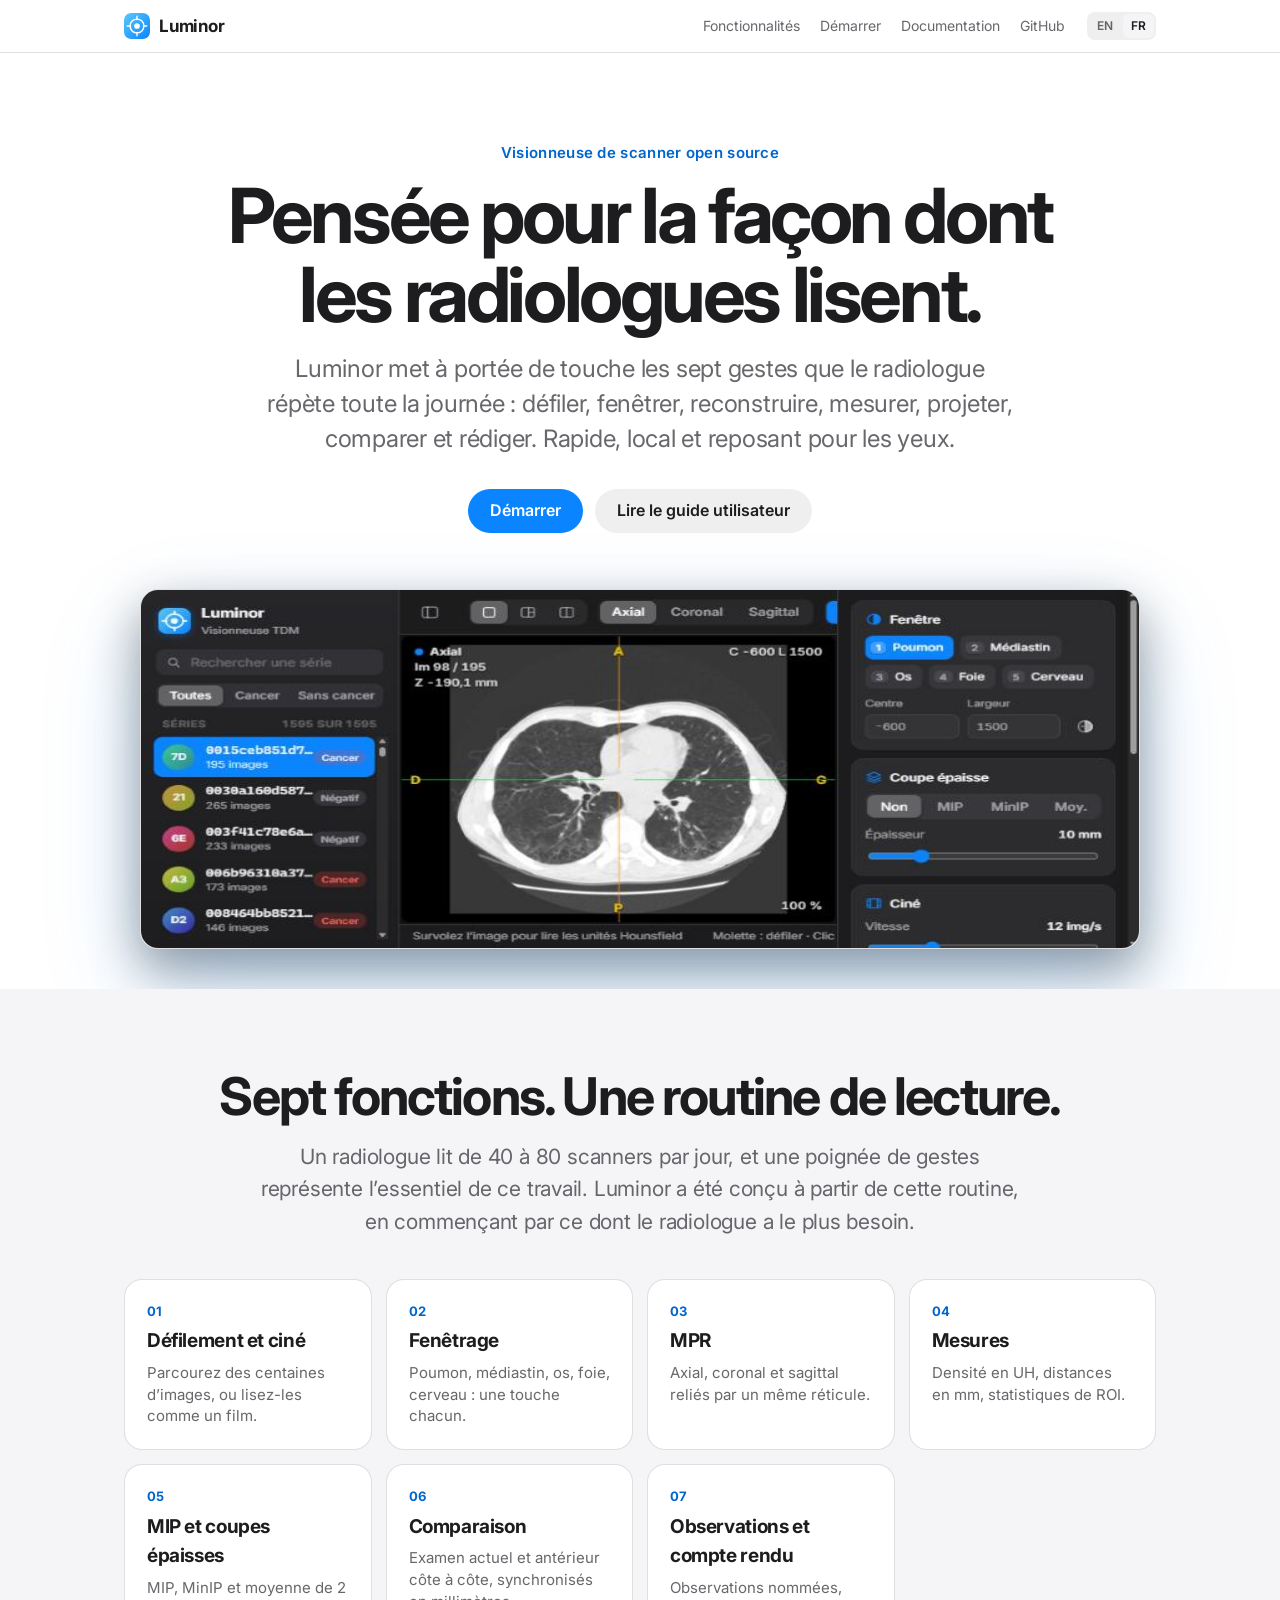
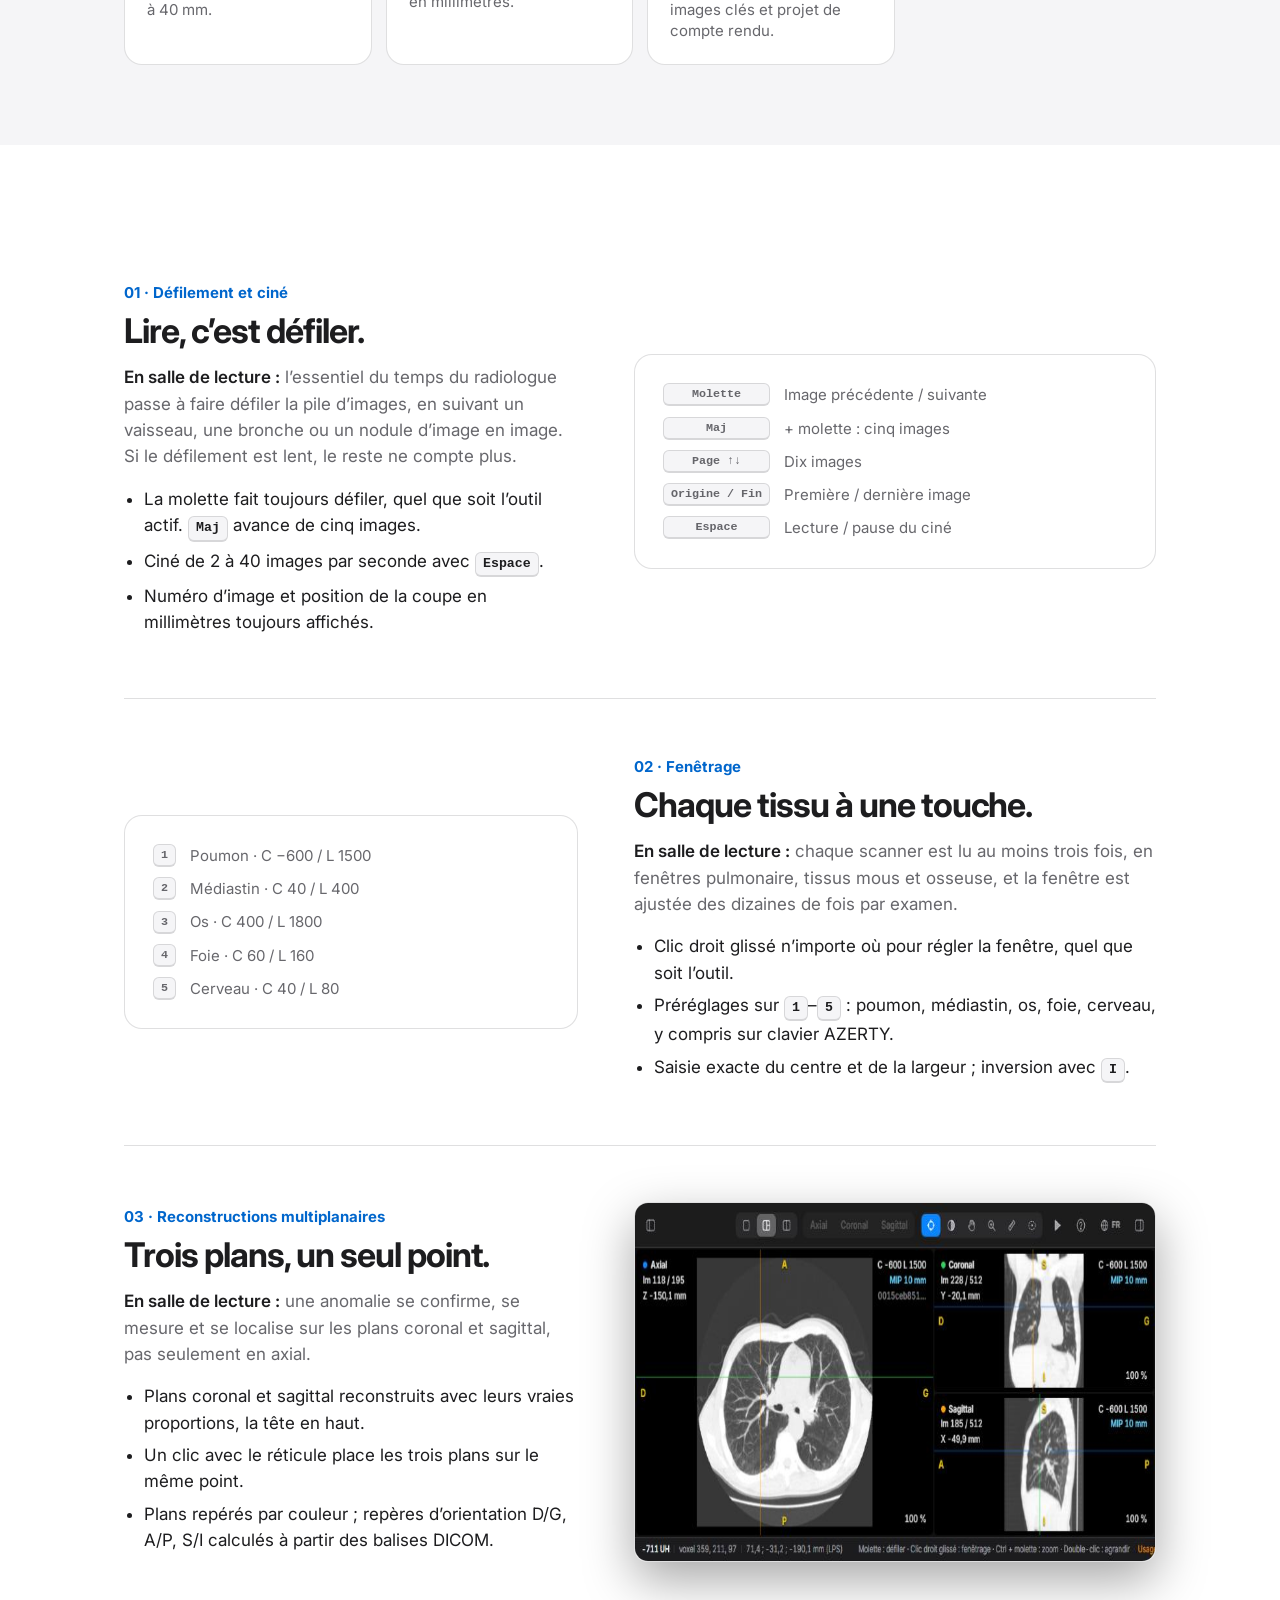
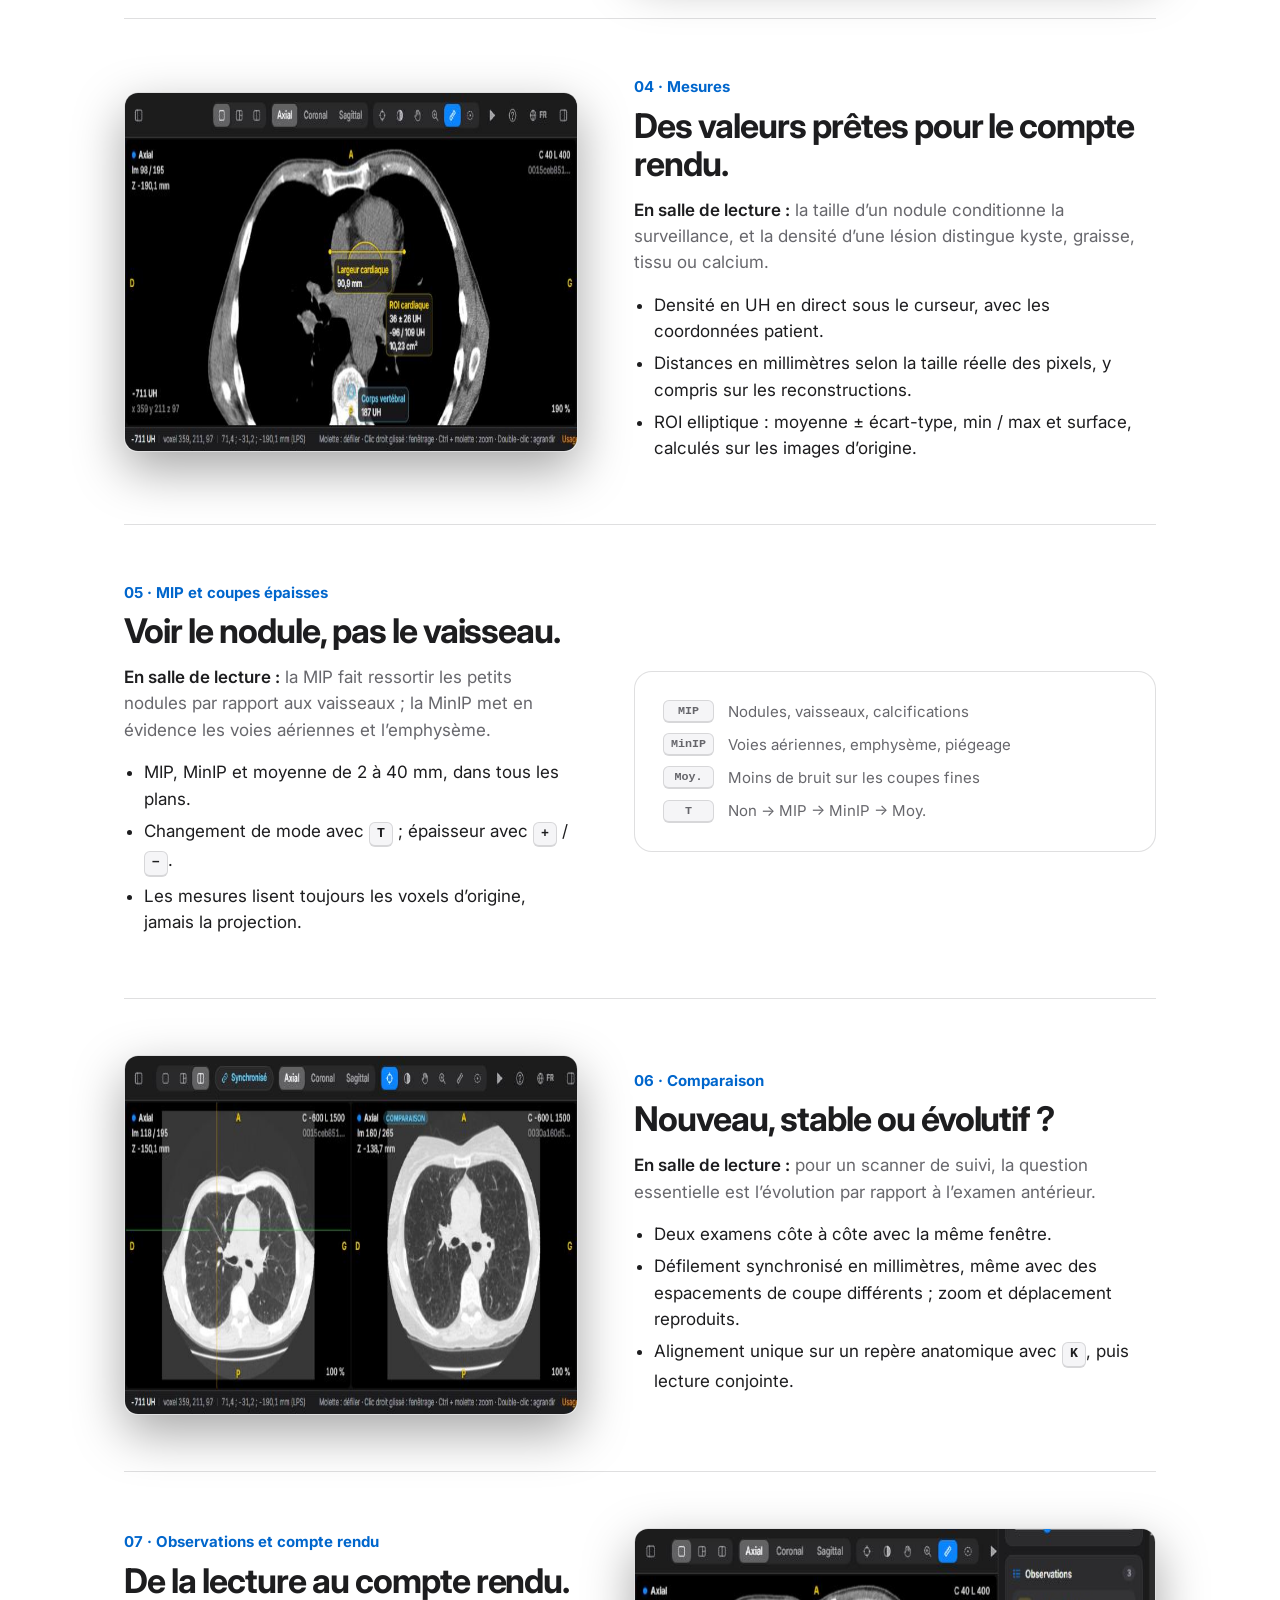
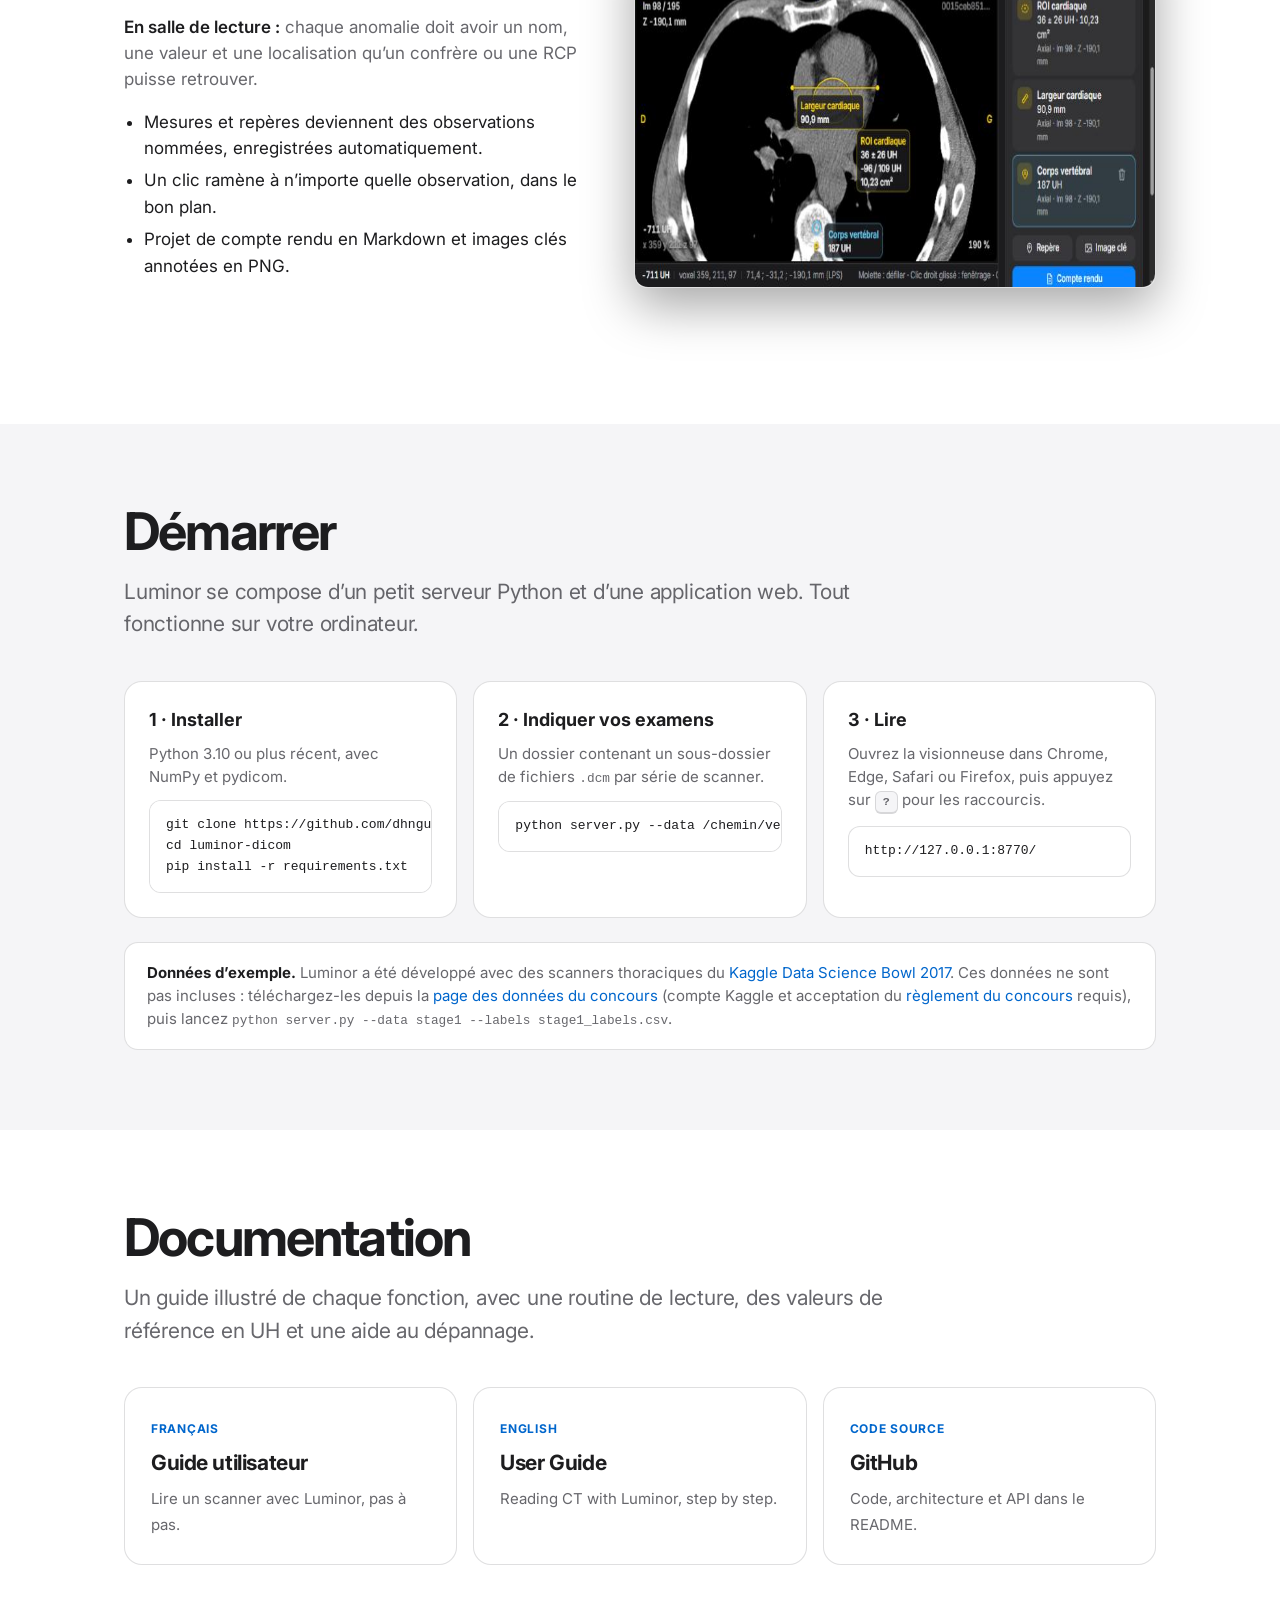
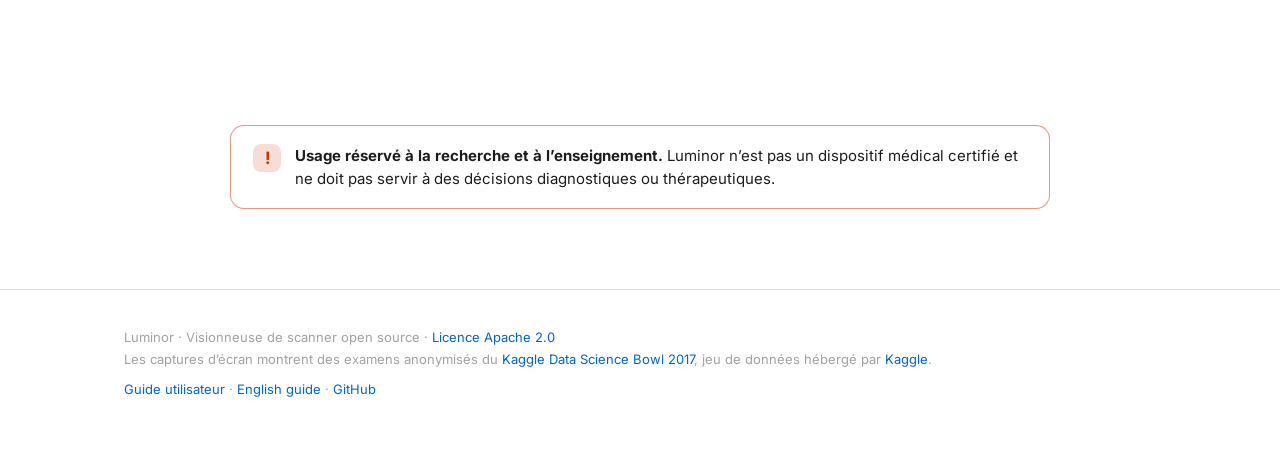
<file: docs/index-fr.html>
<!doctype html>
<html lang="fr">
<head>
<meta charset="utf-8">
<meta name="viewport" content="width=device-width, initial-scale=1">
<title>Luminor — la visionneuse de scanner pensée pour la lecture radiologique</title>
<meta name="description" content="Luminor est une visionneuse de scanner open source qui fonctionne en local, conçue autour des sept gestes les plus fréquents du radiologue : défilement, fenêtrage, MPR, mesures, MIP, comparaison et compte rendu.">
<link rel="icon" href="favicon.svg" type="image/svg+xml">
<link rel="alternate" hreflang="en" href="index.html">
<link rel="preconnect" href="https://fonts.googleapis.com">
<link rel="preconnect" href="https://fonts.gstatic.com" crossorigin>
<link href="https://fonts.googleapis.com/css2?family=Inter:wght@400;500;600;700&display=swap" rel="stylesheet">
<link rel="stylesheet" href="intro.css">
</head>
<body>
<nav class="nav" aria-label="Navigation principale">
  <div class="wrap">
    <a class="brand" href="index-fr.html"><img src="favicon.svg" alt="">Luminor</a>
    <div class="links">
      <a href="#features">Fonctionnalités</a>
      <a href="#start">Démarrer</a>
      <a href="#docs">Documentation</a>
      <a href="https://github.com/dhnguyends/luminor-dicom">GitHub</a>
    </div>
    <div class="lang" aria-label="Langue"><a href="index.html" hreflang="en">EN</a><a href="index-fr.html" hreflang="fr" aria-current="page">FR</a></div>
  </div>
</nav>

<header class="hero">
  <div class="wrap">
    <div class="eyebrow">Visionneuse de scanner open source</div>
    <h1>Pensée pour la façon dont les radiologues lisent.</h1>
    <p class="lede">Luminor met à portée de touche les sept gestes que le radiologue répète toute la journée : défiler, fenêtrer, reconstruire, mesurer, projeter, comparer et rédiger. Rapide, local et reposant pour les yeux.</p>
    <div class="cta">
      <a class="btn primary" href="#start">Démarrer</a>
      <a class="btn secondary" href="guide-fr.html">Lire le guide utilisateur</a>
    </div>
    <figure class="hero-shot">
      <img src="guide-assets/fr/overview.jpg" alt="Luminor avec la bibliothèque de séries, une coupe axiale de scanner thoracique en fenêtre pulmonaire et l’inspecteur" width="800" height="360">
    </figure>
  </div>
</header>

<section class="alt" id="features">
  <div class="wrap center">
    <h2>Sept fonctions. Une routine de lecture.</h2>
    <p class="section-lede">Un radiologue lit de 40 à 80 scanners par jour, et une poignée de gestes représente l’essentiel de ce travail. Luminor a été conçu à partir de cette routine, en commençant par ce dont le radiologue a le plus besoin.</p>
    <div class="grid7">
      <a class="tile" href="#f1"><span class="n">01</span><b>Défilement et ciné</b><span>Parcourez des centaines d’images, ou lisez-les comme un film.</span></a>
      <a class="tile" href="#f2"><span class="n">02</span><b>Fenêtrage</b><span>Poumon, médiastin, os, foie, cerveau : une touche chacun.</span></a>
      <a class="tile" href="#f3"><span class="n">03</span><b>MPR</b><span>Axial, coronal et sagittal reliés par un même réticule.</span></a>
      <a class="tile" href="#f4"><span class="n">04</span><b>Mesures</b><span>Densité en UH, distances en mm, statistiques de ROI.</span></a>
      <a class="tile" href="#f5"><span class="n">05</span><b>MIP et coupes épaisses</b><span>MIP, MinIP et moyenne de 2 à 40 mm.</span></a>
      <a class="tile" href="#f6"><span class="n">06</span><b>Comparaison</b><span>Examen actuel et antérieur côte à côte, synchronisés en millimètres.</span></a>
      <a class="tile" href="#f7"><span class="n">07</span><b>Observations et compte rendu</b><span>Observations nommées, images clés et projet de compte rendu.</span></a>
    </div>
  </div>
</section>

<section>
  <div class="wrap">
    <article class="feature" id="f1">
      <div class="text">
        <div class="num">01 · Défilement et ciné</div>
        <h3>Lire, c’est défiler.</h3>
        <p class="need"><strong>En salle de lecture :</strong> l’essentiel du temps du radiologue passe à faire défiler la pile d’images, en suivant un vaisseau, une bronche ou un nodule d’image en image. Si le défilement est lent, le reste ne compte plus.</p>
        <ul>
          <li>La molette fait toujours défiler, quel que soit l’outil actif. <kbd>Maj</kbd> avance de cinq images.</li>
          <li>Ciné de 2 à 40 images par seconde avec <kbd>Espace</kbd>.</li>
          <li>Numéro d’image et position de la coupe en millimètres toujours affichés.</li>
        </ul>
      </div>
      <div class="card keys">
        <kbd>Molette</kbd><span>Image précédente / suivante</span>
        <kbd>Maj</kbd><span>+ molette : cinq images</span>
        <kbd>Page ↑↓</kbd><span>Dix images</span>
        <kbd>Origine / Fin</kbd><span>Première / dernière image</span>
        <kbd>Espace</kbd><span>Lecture / pause du ciné</span>
      </div>
    </article>

    <article class="feature flip" id="f2">
      <div class="text">
        <div class="num">02 · Fenêtrage</div>
        <h3>Chaque tissu à une touche.</h3>
        <p class="need"><strong>En salle de lecture :</strong> chaque scanner est lu au moins trois fois, en fenêtres pulmonaire, tissus mous et osseuse, et la fenêtre est ajustée des dizaines de fois par examen.</p>
        <ul>
          <li>Clic droit glissé n’importe où pour régler la fenêtre, quel que soit l’outil.</li>
          <li>Préréglages sur <kbd>1</kbd>–<kbd>5</kbd> : poumon, médiastin, os, foie, cerveau, y compris sur clavier AZERTY.</li>
          <li>Saisie exacte du centre et de la largeur ; inversion avec <kbd>I</kbd>.</li>
        </ul>
      </div>
      <div class="card keys">
        <kbd>1</kbd><span>Poumon · C −600 / L 1500</span>
        <kbd>2</kbd><span>Médiastin · C 40 / L 400</span>
        <kbd>3</kbd><span>Os · C 400 / L 1800</span>
        <kbd>4</kbd><span>Foie · C 60 / L 160</span>
        <kbd>5</kbd><span>Cerveau · C 40 / L 80</span>
      </div>
    </article>

    <article class="feature" id="f3">
      <div class="text">
        <div class="num">03 · Reconstructions multiplanaires</div>
        <h3>Trois plans, un seul point.</h3>
        <p class="need"><strong>En salle de lecture :</strong> une anomalie se confirme, se mesure et se localise sur les plans coronal et sagittal, pas seulement en axial.</p>
        <ul>
          <li>Plans coronal et sagittal reconstruits avec leurs vraies proportions, la tête en haut.</li>
          <li>Un clic avec le réticule place les trois plans sur le même point.</li>
          <li>Plans repérés par couleur ; repères d’orientation D/G, A/P, S/I calculés à partir des balises DICOM.</li>
        </ul>
      </div>
      <img src="guide-assets/fr/mpr.jpg" alt="Disposition MPR avec les vues axiale, coronale et sagittale et un réticule coloré" width="800" height="360" loading="lazy">
    </article>

    <article class="feature flip" id="f4">
      <div class="text">
        <div class="num">04 · Mesures</div>
        <h3>Des valeurs prêtes pour le compte rendu.</h3>
        <p class="need"><strong>En salle de lecture :</strong> la taille d’un nodule conditionne la surveillance, et la densité d’une lésion distingue kyste, graisse, tissu ou calcium.</p>
        <ul>
          <li>Densité en UH en direct sous le curseur, avec les coordonnées patient.</li>
          <li>Distances en millimètres selon la taille réelle des pixels, y compris sur les reconstructions.</li>
          <li>ROI elliptique : moyenne ± écart-type, min / max et surface, calculés sur les images d’origine.</li>
        </ul>
      </div>
      <img src="guide-assets/fr/measurements.jpg" alt="Largeur cardiaque mesurée, ROI elliptique avec statistiques en UH et repère sur un corps vertébral" width="800" height="360" loading="lazy">
    </article>

    <article class="feature" id="f5">
      <div class="text">
        <div class="num">05 · MIP et coupes épaisses</div>
        <h3>Voir le nodule, pas le vaisseau.</h3>
        <p class="need"><strong>En salle de lecture :</strong> la MIP fait ressortir les petits nodules par rapport aux vaisseaux ; la MinIP met en évidence les voies aériennes et l’emphysème.</p>
        <ul>
          <li>MIP, MinIP et moyenne de 2 à 40 mm, dans tous les plans.</li>
          <li>Changement de mode avec <kbd>T</kbd> ; épaisseur avec <kbd>+</kbd> / <kbd>−</kbd>.</li>
          <li>Les mesures lisent toujours les voxels d’origine, jamais la projection.</li>
        </ul>
      </div>
      <div class="card keys">
        <kbd>MIP</kbd><span>Nodules, vaisseaux, calcifications</span>
        <kbd>MinIP</kbd><span>Voies aériennes, emphysème, piégeage</span>
        <kbd>Moy.</kbd><span>Moins de bruit sur les coupes fines</span>
        <kbd>T</kbd><span>Non → MIP → MinIP → Moy.</span>
      </div>
    </article>

    <article class="feature flip" id="f6">
      <div class="text">
        <div class="num">06 · Comparaison</div>
        <h3>Nouveau, stable ou évolutif ?</h3>
        <p class="need"><strong>En salle de lecture :</strong> pour un scanner de suivi, la question essentielle est l’évolution par rapport à l’examen antérieur.</p>
        <ul>
          <li>Deux examens côte à côte avec la même fenêtre.</li>
          <li>Défilement synchronisé en millimètres, même avec des espacements de coupe différents ; zoom et déplacement reproduits.</li>
          <li>Alignement unique sur un repère anatomique avec <kbd>K</kbd>, puis lecture conjointe.</li>
        </ul>
      </div>
      <img src="guide-assets/fr/compare.jpg" alt="Deux scanners thoraciques côte à côte en disposition Comparaison" width="800" height="360" loading="lazy">
    </article>

    <article class="feature" id="f7">
      <div class="text">
        <div class="num">07 · Observations et compte rendu</div>
        <h3>De la lecture au compte rendu.</h3>
        <p class="need"><strong>En salle de lecture :</strong> chaque anomalie doit avoir un nom, une valeur et une localisation qu’un confrère ou une RCP puisse retrouver.</p>
        <ul>
          <li>Mesures et repères deviennent des observations nommées, enregistrées automatiquement.</li>
          <li>Un clic ramène à n’importe quelle observation, dans le bon plan.</li>
          <li>Projet de compte rendu en Markdown et images clés annotées en PNG.</li>
        </ul>
      </div>
      <img src="guide-assets/fr/findings.jpg" alt="Liste d’observations : ROI cardiaque, largeur cardiaque et corps vertébral" width="800" height="360" loading="lazy">
    </article>
  </div>
</section>

<section class="alt" id="start">
  <div class="wrap">
    <h2>Démarrer</h2>
    <p class="section-lede">Luminor se compose d’un petit serveur Python et d’une application web. Tout fonctionne sur votre ordinateur.</p>
    <div class="steps3">
      <div class="step">
        <b>1 · Installer</b>
        <p>Python 3.10 ou plus récent, avec NumPy et pydicom.</p>
<pre>git clone https://github.com/dhnguyends/luminor-dicom.git
cd luminor-dicom
pip install -r requirements.txt</pre>
      </div>
      <div class="step">
        <b>2 · Indiquer vos examens</b>
        <p>Un dossier contenant un sous-dossier de fichiers <code>.dcm</code> par série de scanner.</p>
<pre>python server.py --data /chemin/vers/series</pre>
      </div>
      <div class="step">
        <b>3 · Lire</b>
        <p>Ouvrez la visionneuse dans Chrome, Edge, Safari ou Firefox, puis appuyez sur <kbd>?</kbd> pour les raccourcis.</p>
<pre>http://127.0.0.1:8770/</pre>
      </div>
    </div>
    <p class="data-note"><strong>Données d’exemple.</strong> Luminor a été développé avec des scanners thoraciques du <a href="https://www.kaggle.com/c/data-science-bowl-2017">Kaggle Data Science Bowl 2017</a>. Ces données ne sont pas incluses : téléchargez-les depuis la <a href="https://www.kaggle.com/c/data-science-bowl-2017/data">page des données du concours</a> (compte Kaggle et acceptation du <a href="https://www.kaggle.com/c/data-science-bowl-2017/rules">règlement du concours</a> requis), puis lancez <code>python server.py --data stage1 --labels stage1_labels.csv</code>.</p>
  </div>
</section>

<section id="docs">
  <div class="wrap">
    <h2>Documentation</h2>
    <p class="section-lede">Un guide illustré de chaque fonction, avec une routine de lecture, des valeurs de référence en UH et une aide au dépannage.</p>
    <div class="docs">
      <a class="doc" href="guide-fr.html"><span class="tag">Français</span><b>Guide utilisateur</b><span>Lire un scanner avec Luminor, pas à pas.</span></a>
      <a class="doc" href="guide.html" hreflang="en" lang="en"><span class="tag">English</span><b>User Guide</b><span>Reading CT with Luminor, step by step.</span></a>
      <a class="doc" href="https://github.com/dhnguyends/luminor-dicom"><span class="tag">Code source</span><b>GitHub</b><span>Code, architecture et API dans le README.</span></a>
    </div>
  </div>
</section>

<section class="center">
  <div class="wrap">
    <div class="notice" role="note"><span class="ic">!</span><p><strong>Usage réservé à la recherche et à l’enseignement.</strong> Luminor n’est pas un dispositif médical certifié et ne doit pas servir à des décisions diagnostiques ou thérapeutiques.</p></div>
  </div>
</section>

<footer class="site">
  <div class="wrap">
    <span>Luminor · Visionneuse de scanner open source · <a href="https://github.com/dhnguyends/luminor-dicom/blob/main/LICENSE">Licence Apache 2.0</a><br>Les captures d’écran montrent des examens anonymisés du <a href="https://www.kaggle.com/c/data-science-bowl-2017">Kaggle Data Science Bowl 2017</a>, jeu de données hébergé par <a href="https://www.kaggle.com/">Kaggle</a>.</span>
    <span><a href="guide-fr.html">Guide utilisateur</a> · <a href="guide.html" hreflang="en">English guide</a> · <a href="https://github.com/dhnguyends/luminor-dicom">GitHub</a></span>
  </div>
</footer>
</body>
</html>
</file>
<file: docs/intro.css>
/* Luminor introduction page (index.html / index-fr.html) */
:root {
  color-scheme: dark;
  --bg: #000; --bg-2: #111113; --surface: #1c1c1e; --surface-2: #2c2c2e;
  --text: #f5f5f7; --text-2: rgba(235,235,245,.66); --text-3: rgba(235,235,245,.38);
  --sep: rgba(84,84,88,.5); --fill: rgba(118,118,128,.2);
  --accent: #0a84ff; --accent-text: #409cff; --accent-soft: rgba(10,132,255,.16);
  --orange: #ff9f0a;
  --font: Inter, -apple-system, BlinkMacSystemFont, "SF Pro Display", "Segoe UI Variable Display", "Segoe UI", system-ui, sans-serif;
  --mono: "SF Mono", ui-monospace, "Cascadia Mono", Consolas, monospace;
}
@media (prefers-color-scheme: light) {
  :root:not([data-theme="dark"]) {
    color-scheme: light;
    --bg: #fff; --bg-2: #f5f5f7; --surface: #fff; --surface-2: #f5f5f7;
    --text: #1d1d1f; --text-2: rgba(60,60,67,.78); --text-3: rgba(60,60,67,.48);
    --sep: rgba(60,60,67,.16); --fill: rgba(120,120,128,.12);
    --accent-text: #0066cc; --accent-soft: rgba(0,113,227,.09); --orange: #c93400;
  }
}
:root[data-theme="dark"] { color-scheme: dark; }
* { box-sizing: border-box; }
html { scroll-behavior: smooth; }
body { margin: 0; background: var(--bg); color: var(--text); font: 17px/1.55 var(--font); -webkit-font-smoothing: antialiased; }
a { color: var(--accent-text); text-decoration: none; }
a:hover { text-decoration: underline; }
code, kbd { font-family: var(--mono); font-size: .85em; }
kbd { display: inline-block; min-width: 22px; text-align: center; padding: 1px 7px; border-radius: 6px; background: var(--surface-2); border: 1px solid var(--sep); border-bottom-width: 2px; font-weight: 600; font-size: .78em; }
.wrap { max-width: 1080px; margin: 0 auto; padding: 0 24px; }

/* Navigation bar */
.nav { position: sticky; top: 0; z-index: 10; background: color-mix(in srgb, var(--bg) 78%, transparent); backdrop-filter: saturate(180%) blur(20px); border-bottom: 1px solid var(--sep); }
.nav .wrap { display: flex; align-items: center; gap: 22px; height: 52px; }
.nav .brand { display: flex; align-items: center; gap: 9px; color: var(--text); font-weight: 700; letter-spacing: -.01em; }
.nav .brand img { width: 26px; height: 26px; border-radius: 7px; }
.nav .brand:hover { text-decoration: none; }
.nav .links { display: flex; gap: 20px; margin-left: auto; font-size: 14px; }
.nav .links a { color: var(--text-2); }
.nav .links a:hover { color: var(--text); text-decoration: none; }
.nav .lang { display: flex; gap: 2px; padding: 2px; border-radius: 8px; background: var(--fill); font-size: 12px; font-weight: 600; }
.nav .lang a { padding: 3px 8px; border-radius: 6px; color: var(--text-2); }
.nav .lang a:hover { text-decoration: none; color: var(--text); }
.nav .lang a[aria-current="page"] { background: var(--surface-2); color: var(--text); }

/* Hero */
.hero { text-align: center; padding: 88px 0 40px; }
.eyebrow { font-size: 15px; font-weight: 600; color: var(--accent-text); letter-spacing: .02em; }
h1 { font-size: clamp(40px, 7vw, 76px); line-height: 1.04; letter-spacing: -.045em; margin: 12px auto 18px; max-width: 900px; font-weight: 700; }
.lede { font-size: clamp(19px, 2.4vw, 24px); line-height: 1.45; color: var(--text-2); max-width: 760px; margin: 0 auto; letter-spacing: -.01em; }
.cta { display: flex; justify-content: center; flex-wrap: wrap; gap: 12px; margin: 32px 0 0; }
.btn { display: inline-flex; align-items: center; gap: 6px; height: 44px; padding: 0 22px; border-radius: 22px; font-size: 16px; font-weight: 600; }
.btn:hover { text-decoration: none; filter: brightness(1.08); }
.btn.primary { background: var(--accent); color: #fff; }
.btn.secondary { background: var(--fill); color: var(--text); }
.hero-shot { margin: 56px auto 0; max-width: 1000px; }
.hero-shot img { width: 100%; display: block; border-radius: 18px; border: 1px solid var(--sep); box-shadow: 0 40px 100px rgba(10,132,255,.18), 0 20px 50px rgba(0,0,0,.4); }

/* Sections */
section { padding: 80px 0; }
section.alt { background: var(--bg-2); }
h2 { font-size: clamp(32px, 4.6vw, 52px); line-height: 1.08; letter-spacing: -.035em; margin: 0 0 16px; font-weight: 700; }
.section-lede { font-size: 21px; color: var(--text-2); max-width: 780px; margin: 0 0 40px; letter-spacing: -.01em; }
.center { text-align: center; }
.center .section-lede { margin-left: auto; margin-right: auto; }

/* Feature overview grid */
.grid7 { display: grid; grid-template-columns: repeat(auto-fill, minmax(230px, 1fr)); gap: 14px; text-align: left; }
.tile { display: block; padding: 22px; border-radius: 18px; background: var(--surface); border: 1px solid var(--sep); color: var(--text); transition: transform .2s; }
.tile:hover { text-decoration: none; transform: translateY(-3px); }
.tile .n { font-size: 13px; font-weight: 700; color: var(--accent-text); }
.tile b { display: block; font-size: 19px; letter-spacing: -.02em; margin: 6px 0 6px; }
.tile span { color: var(--text-2); font-size: 15px; line-height: 1.45; display: block; }

/* Feature detail rows */
.feature { display: grid; grid-template-columns: minmax(0, 1fr) minmax(0, 1.15fr); gap: 56px; align-items: center; padding: 56px 0; border-top: 1px solid var(--sep); }
.feature:first-of-type { border-top: 0; }
.feature.flip .text { order: 2; }
.feature .num { font-size: 15px; font-weight: 700; color: var(--accent-text); }
.feature h3 { font-size: 34px; letter-spacing: -.03em; line-height: 1.12; margin: 8px 0 14px; font-weight: 700; }
.feature .need { color: var(--text-2); margin: 0 0 16px; }
.feature .need strong { color: var(--text); font-weight: 600; }
.feature ul { margin: 0; padding-left: 20px; }
.feature li { margin: 6px 0; }
.feature img { width: 100%; display: block; border-radius: 14px; border: 1px solid var(--sep); box-shadow: 0 18px 50px rgba(0,0,0,.35); }
.feature .card { padding: 28px; border-radius: 18px; background: var(--surface); border: 1px solid var(--sep); }
.keys { display: grid; grid-template-columns: auto 1fr; gap: 10px 14px; align-items: center; font-size: 15px; color: var(--text-2); }

/* Get started */
.steps3 { display: grid; grid-template-columns: repeat(auto-fit, minmax(280px, 1fr)); gap: 16px; }
.step { padding: 24px; border-radius: 18px; background: var(--surface); border: 1px solid var(--sep); }
.step b { display: block; font-size: 18px; margin-bottom: 8px; }
.step p { color: var(--text-2); font-size: 15px; margin: 0 0 12px; }
pre { margin: 0; padding: 14px 16px; border-radius: 12px; background: var(--bg-2); border: 1px solid var(--sep); overflow-x: auto; font: 13px/1.6 var(--mono); }
section.alt pre { background: var(--bg); }

.docs { display: grid; grid-template-columns: repeat(auto-fit, minmax(260px, 1fr)); gap: 16px; }
.doc { display: block; padding: 26px; border-radius: 18px; background: var(--surface); border: 1px solid var(--sep); color: var(--text); }
.doc:hover { text-decoration: none; border-color: var(--accent); }
.doc .tag { font-size: 12px; font-weight: 700; color: var(--accent-text); text-transform: uppercase; letter-spacing: .06em; }
.doc b { display: block; font-size: 21px; margin: 6px 0; letter-spacing: -.02em; }
.doc span { color: var(--text-2); font-size: 15px; }

.notice { display: flex; gap: 14px; max-width: 820px; margin: 0 auto; padding: 18px 22px; border-radius: 14px; border: 1px solid color-mix(in srgb, var(--orange) 50%, transparent); background: var(--surface); text-align: left; }
.notice .ic { flex: none; width: 28px; height: 28px; border-radius: 8px; display: grid; place-items: center; font-weight: 700; color: var(--orange); background: color-mix(in srgb, var(--orange) 16%, transparent); }
.notice p { margin: 0; font-size: 15px; }

footer.site { padding: 36px 0 56px; border-top: 1px solid var(--sep); color: var(--text-3); font-size: 13px; }
footer.site .wrap { display: flex; flex-wrap: wrap; gap: 8px 22px; justify-content: space-between; }

@media (max-width: 820px) {
  .nav .links { display: none; }
  .nav .lang { margin-left: auto; }
  .hero { padding-top: 56px; }
  section { padding: 56px 0; }
  .feature, .feature.flip { grid-template-columns: 1fr; gap: 24px; padding: 40px 0; }
  .feature.flip .text { order: 0; }
  .feature h3 { font-size: 28px; }
  .wrap { padding: 0 16px; }
}
@media (prefers-reduced-motion: reduce) { * { transition: none !important; scroll-behavior: auto !important; } }

.data-note { margin: 24px 0 0; padding: 18px 22px; border-radius: 14px; background: var(--surface); border: 1px solid var(--sep); color: var(--text-2); font-size: 15px; }
.data-note strong { color: var(--text); }
footer.site span { line-height: 1.7; }
</file>
<file: docs/guide.css>
/* Luminor user guide (shared by guide.html and guide-fr.html) */
:root {
  color-scheme: dark;
  --bg: #1c1c1e; --surface: #2c2c2e; --surface-2: #242426;
  --text: #f5f5f7; --text-2: rgba(235,235,245,.66); --text-3: rgba(235,235,245,.36);
  --sep: rgba(84,84,88,.55); --fill: rgba(118,118,128,.2);
  --accent: #0a84ff; --accent-text: #409cff; --accent-soft: rgba(10,132,255,.16);
  --yellow: #ffd60a; --orange: #ff9f0a; --green: #30d158; --red: #ff453a;
  --axial: #0a84ff; --coronal: #30d158; --sagittal: #ff9f0a;
  --font: Inter, -apple-system, BlinkMacSystemFont, "SF Pro Text", "Segoe UI Variable Text", "Segoe UI", system-ui, sans-serif;
  --mono: "SF Mono", ui-monospace, "Cascadia Mono", Consolas, monospace;
}
@media (prefers-color-scheme: light) {
  :root:not([data-theme="dark"]) {
    color-scheme: light;
    --bg: #f5f5f7; --surface: #ffffff; --surface-2: #fbfbfd;
    --text: #1d1d1f; --text-2: rgba(60,60,67,.75); --text-3: rgba(60,60,67,.45);
    --sep: rgba(60,60,67,.16); --fill: rgba(120,120,128,.12);
    --accent-text: #0066cc; --accent-soft: rgba(0,113,227,.09);
    --yellow: #b58900; --orange: #c93400; --green: #248a3d; --red: #d70015;
  }
}
:root[data-theme="dark"] { color-scheme: dark; }
* { box-sizing: border-box; }
html { scroll-behavior: smooth; scroll-padding-top: 24px; }
body { margin: 0; background: var(--bg); color: var(--text); font: 16px/1.62 var(--font); -webkit-font-smoothing: antialiased; }
a { color: var(--accent-text); text-decoration: none; }
a:hover { text-decoration: underline; }
.layout { display: grid; grid-template-columns: 260px minmax(0, 1fr); max-width: 1220px; margin: 0 auto; }

/* Table of contents */
nav.toc { position: sticky; top: 0; height: 100vh; overflow-y: auto; padding: 32px 18px 32px 24px; border-right: 1px solid var(--sep); }
.toc .brand { display: flex; align-items: center; gap: 10px; margin-bottom: 26px; color: var(--text); }
.toc .brand img { width: 32px; height: 32px; border-radius: 8px; }
.toc .brand strong { display: block; font-size: 16px; letter-spacing: -.02em; }
.toc .brand span { font-size: 12px; color: var(--text-2); }
.toc ol { list-style: none; margin: 0; padding: 0; counter-reset: toc; }
.toc li { counter-increment: toc; }
.toc ol a { display: flex; gap: 8px; padding: 5px 10px; border-radius: 8px; color: var(--text-2); font-size: 14px; }
.toc ol a::before { content: counter(toc); width: 18px; color: var(--text-3); font-variant-numeric: tabular-nums; }
.toc ol a:hover { background: var(--fill); color: var(--text); text-decoration: none; }
.toc .brand:hover { text-decoration: none; }
.toc ol a.on { background: var(--accent-soft); color: var(--accent-text); font-weight: 600; }
.toc .open-app { display: flex; align-items: center; justify-content: center; gap: 6px; margin-top: 24px; padding: 9px 12px; border-radius: 10px; background: var(--accent); color: #fff; font-weight: 600; font-size: 14px; }
.toc .open-app:hover { text-decoration: none; filter: brightness(1.08); }

/* Content */
main { padding: 48px 56px 96px; min-width: 0; }
.hero { padding-bottom: 28px; margin-bottom: 8px; border-bottom: 1px solid var(--sep); }
.eyebrow { font-size: 13px; font-weight: 600; letter-spacing: .06em; text-transform: uppercase; color: var(--accent-text); }
h1 { font-size: 48px; line-height: 1.08; letter-spacing: -.035em; margin: 8px 0 14px; font-weight: 700; }
.lede { font-size: 20px; line-height: 1.5; color: var(--text-2); max-width: 720px; margin: 0; }
h2 { font-size: 30px; letter-spacing: -.025em; line-height: 1.2; margin: 64px 0 12px; font-weight: 700; }
h2 .num { color: var(--text-3); font-weight: 600; margin-right: 10px; font-variant-numeric: tabular-nums; }
h3 { font-size: 20px; letter-spacing: -.015em; margin: 34px 0 8px; font-weight: 600; }
p, li { max-width: 760px; }
ul, ol { padding-left: 22px; }
li { margin: 4px 0; }
strong { font-weight: 600; }
code, kbd { font-family: var(--mono); font-size: .86em; }
code { background: var(--fill); padding: 1px 6px; border-radius: 5px; }
kbd { display: inline-block; min-width: 22px; text-align: center; padding: 1px 7px; border-radius: 6px; background: var(--surface); border: 1px solid var(--sep); border-bottom-width: 2px; font-weight: 600; font-size: .8em; white-space: nowrap; }
figure { margin: 22px 0 28px; }
figure img { display: block; width: 100%; max-width: 820px; border-radius: 12px; border: 1px solid var(--sep); box-shadow: 0 12px 40px rgba(0,0,0,.28); }
figcaption { font-size: 13px; color: var(--text-2); margin-top: 10px; max-width: 820px; }

.callout { display: flex; gap: 14px; padding: 14px 18px; border-radius: 12px; background: var(--surface); border: 1px solid var(--sep); max-width: 760px; margin: 18px 0; }
.callout .ic { flex: none; width: 26px; height: 26px; border-radius: 8px; display: grid; place-items: center; font-weight: 700; font-size: 14px; }
.callout p { margin: 0; }
.callout.tip .ic { background: var(--accent-soft); color: var(--accent-text); }
.callout.warn .ic { background: rgba(255,159,10,.16); color: var(--orange); }
.callout.safety { border-color: rgba(255,159,10,.45); }
.callout.safety .ic { background: rgba(255,159,10,.16); color: var(--orange); }

.steps { counter-reset: step; list-style: none; padding: 0; }
.steps > li { counter-increment: step; position: relative; padding-left: 40px; margin: 12px 0; }
.steps > li::before { content: counter(step); position: absolute; left: 0; top: 1px; width: 26px; height: 26px; border-radius: 50%; background: var(--accent); color: #fff; display: grid; place-items: center; font-size: 13px; font-weight: 700; }

table { border-collapse: separate; border-spacing: 0; width: 100%; max-width: 820px; margin: 16px 0 24px; font-size: 14.5px; background: var(--surface); border: 1px solid var(--sep); border-radius: 12px; overflow: hidden; }
th, td { text-align: left; padding: 9px 14px; border-bottom: 1px solid var(--sep); vertical-align: top; }
th { font-size: 12px; text-transform: uppercase; letter-spacing: .05em; color: var(--text-2); font-weight: 600; background: var(--surface-2); }
tr:last-child td { border-bottom: 0; }
td:first-child { white-space: nowrap; }
.num-col { font-variant-numeric: tabular-nums; }

.feature-grid { display: grid; grid-template-columns: repeat(auto-fill, minmax(230px, 1fr)); gap: 12px; margin: 24px 0; max-width: 820px; }
.feature { padding: 16px; border-radius: 14px; background: var(--surface); border: 1px solid var(--sep); }
.feature b { display: block; font-size: 15px; margin-bottom: 4px; }
.feature span { font-size: 13.5px; color: var(--text-2); line-height: 1.5; display: block; }
.feature i { font-style: normal; font-size: 12px; font-weight: 700; color: var(--accent-text); }

.dot { display: inline-block; width: 10px; height: 10px; border-radius: 50%; vertical-align: 0; margin-right: 4px; }
.diagram { max-width: 820px; margin: 22px 0 8px; }
.diagram svg { width: 100%; height: auto; display: block; }
.legend { display: grid; grid-template-columns: repeat(auto-fill, minmax(250px, 1fr)); gap: 6px 22px; max-width: 820px; padding: 0; list-style: none; font-size: 14.5px; }
.legend li { display: flex; gap: 10px; align-items: baseline; }
.badge-n { flex: none; width: 22px; height: 22px; border-radius: 50%; background: var(--accent); color: #fff; font-size: 12px; font-weight: 700; display: inline-grid; place-items: center; }

footer.doc { margin-top: 72px; padding-top: 22px; border-top: 1px solid var(--sep); font-size: 13px; color: var(--text-2); }

@media (max-width: 900px) {
  .layout { grid-template-columns: 1fr; }
  nav.toc { position: static; height: auto; border-right: 0; border-bottom: 1px solid var(--sep); padding: 20px 16px; }
  .toc ol { columns: 2; }
  main { padding: 28px 16px 64px; }
  h1 { font-size: 36px; }
  .lede { font-size: 18px; }
  table { display: block; overflow-x: auto; }
}
@media print {
  :root { color-scheme: light; --bg: #fff; --surface: #fff; --surface-2: #f5f5f7; --text: #000; --text-2: #444; --text-3: #777; --sep: #ccc; --fill: #eee; --accent-text: #0066cc; }
  nav.toc { display: none; }
  .layout { display: block; }
  main { padding: 0; }
  h2 { break-before: page; margin-top: 0; }
  figure, table, .callout { break-inside: avoid; }
  figure img { box-shadow: none; }
  a { color: inherit; }
}

/* Language switch */
.lang { display: flex; gap: 2px; padding: 2px; margin: 0 0 22px; border-radius: 9px; background: var(--fill); }
.lang a { flex: 1; text-align: center; padding: 4px 8px; border-radius: 7px; font-size: 13px; font-weight: 600; color: var(--text-2); }
.lang a:hover { text-decoration: none; color: var(--text); }
.lang a[aria-current="page"] { background: var(--surface); color: var(--text); box-shadow: 0 1px 3px rgba(0,0,0,.2); }
@media print { .lang { display: none; } }
</file>
